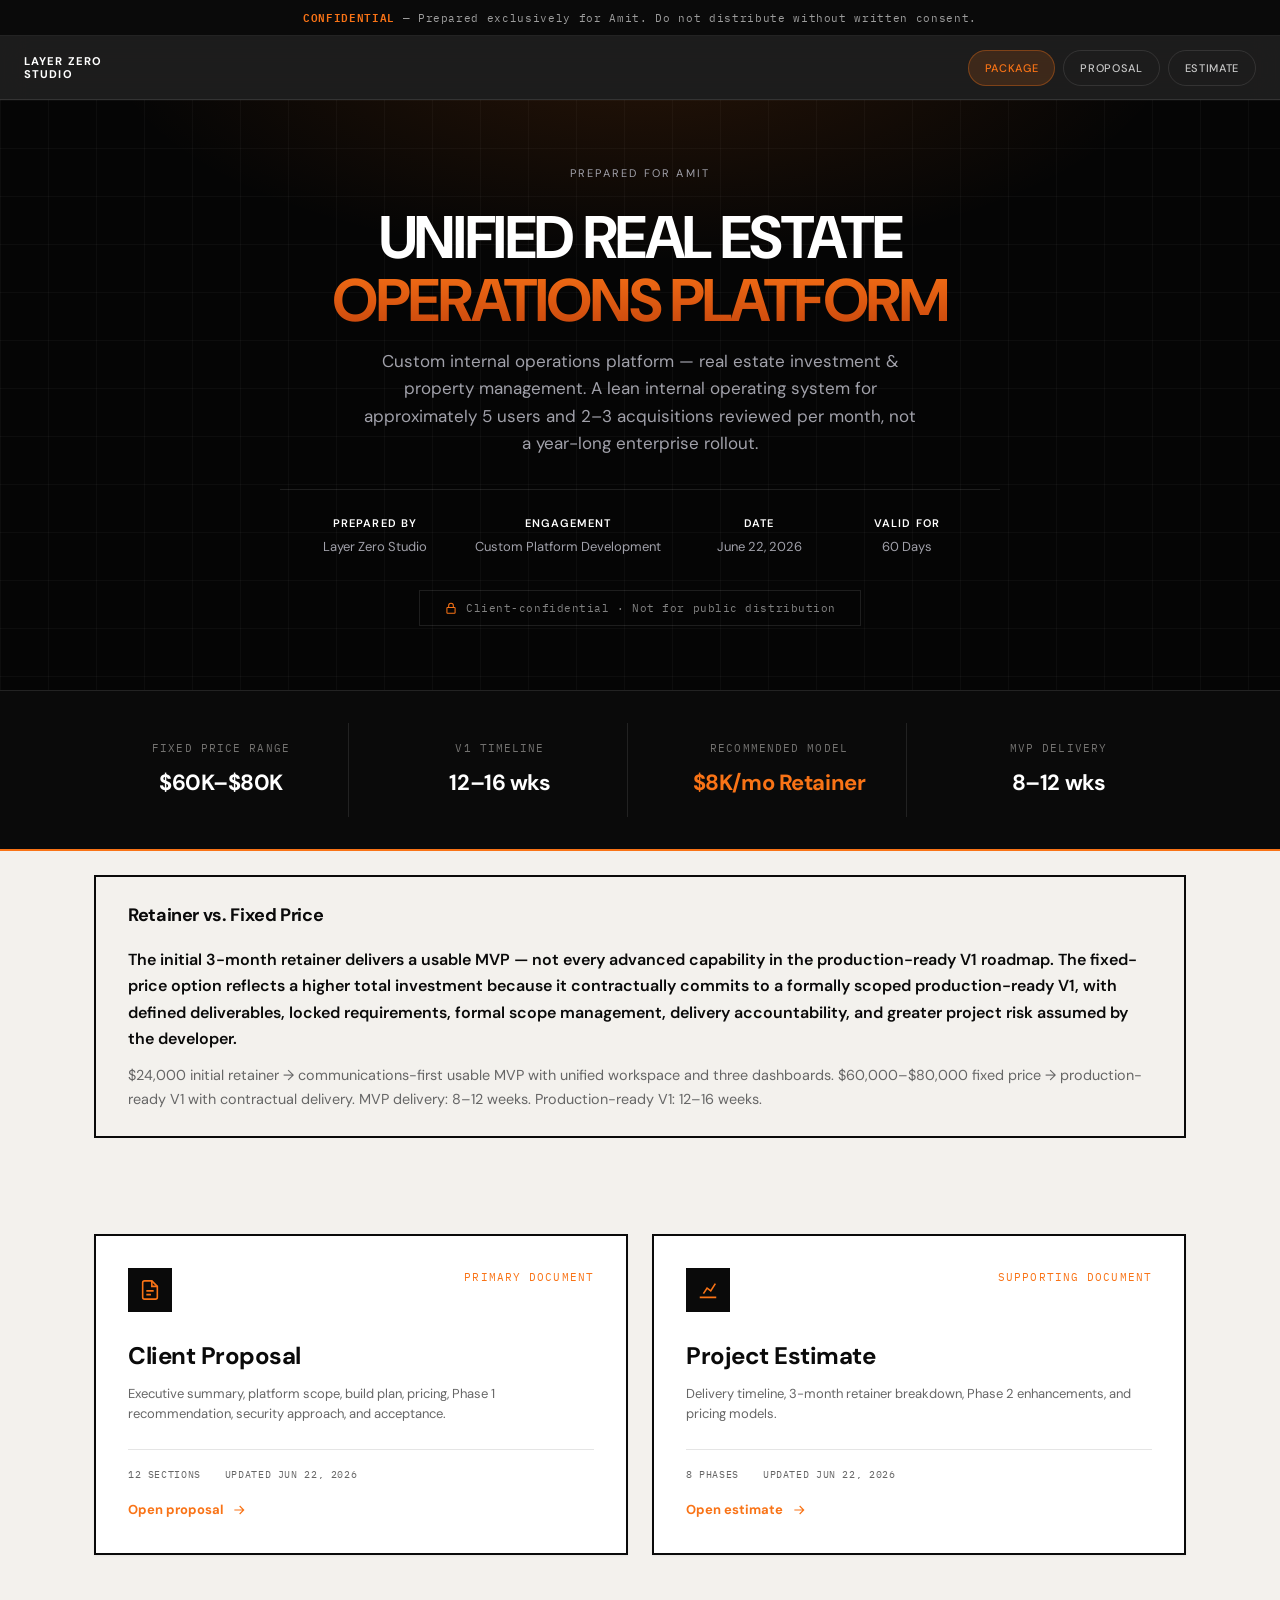
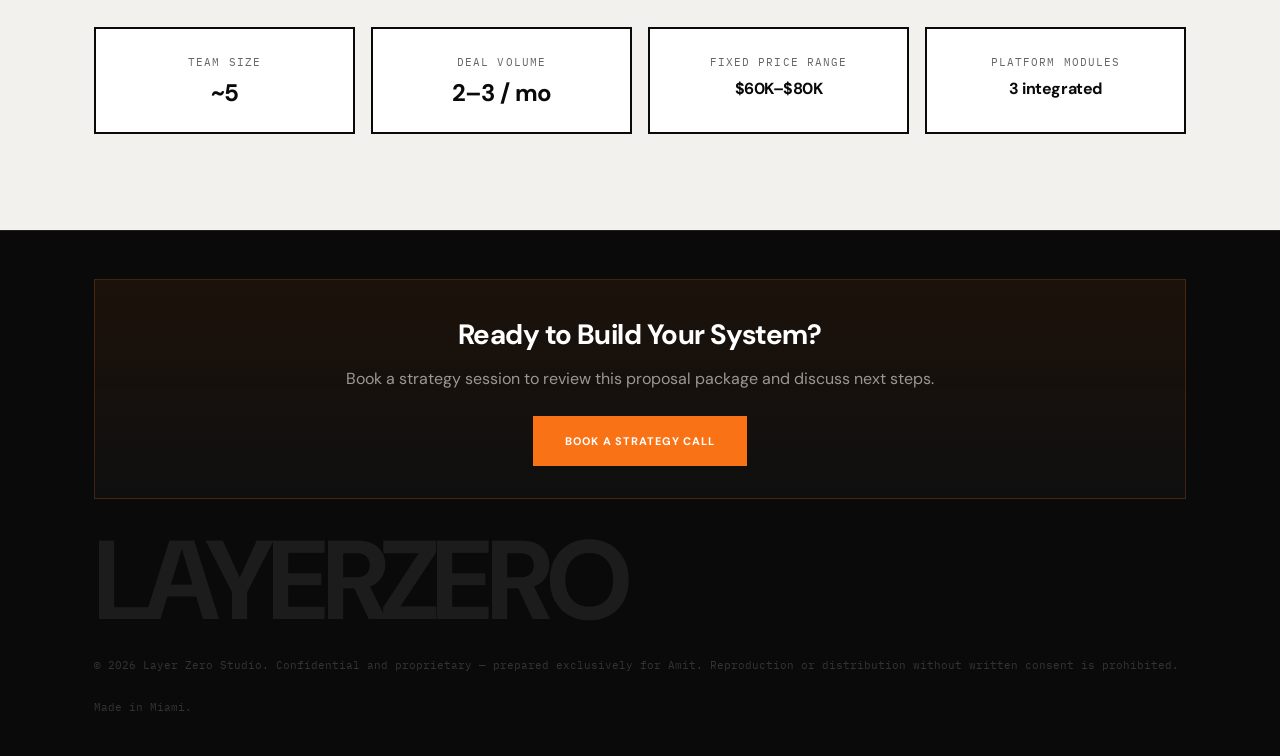
<file: proposal/index.html>
<!DOCTYPE html>
<html lang="en">
<head>
  <meta charset="UTF-8">
  <meta name="viewport" content="width=device-width, initial-scale=1.0, viewport-fit=cover">
  <title>Proposal Package — Amit | Layer Zero Studio</title>
  <meta name="description" content="Confidential proposal package for Amit — Unified Real Estate Operations Platform by Layer Zero Studio.">
  <meta property="og:title" content="Proposal Package — Amit | Layer Zero Studio">
  <meta property="og:description" content="Confidential proposal package for a custom real estate operations platform — real estate investment & property management.">
  <meta property="og:type" content="website">
  <link rel="icon" href="assets/logo.svg" type="image/svg+xml">
  <link rel="preconnect" href="https://fonts.googleapis.com">
  <link rel="preconnect" href="https://fonts.gstatic.com" crossorigin>
  <link href="https://fonts.googleapis.com/css2?family=DM+Sans:ital,opsz,wght@0,9..40,400;0,9..40,500;0,9..40,600;0,9..40,700;1,9..40,400&family=IBM+Plex+Mono:wght@400;500;600&display=swap" rel="stylesheet">
  <link rel="stylesheet" href="assets/layerzero.css">
</head>
<body>

<div class="confidential-banner">
  <strong>CONFIDENTIAL</strong> — Prepared exclusively for Amit. Do not distribute without written consent.
</div>

<nav class="nav">
  <div class="nav-progress" aria-hidden="true"></div>
  <a href="https://www.layerzero.studio" class="nav-logo" target="_blank" rel="noopener">
    <div class="nav-logo-text">Layer Zero<br>Studio</div>
  </a>
  <div class="nav-links">
    <a href="index.html" class="active">Package</a>
    <a href="proposal.html">Proposal</a>
    <a href="estimate.html">Estimate</a>
  </div>
  <button type="button" class="nav-toggle" aria-label="Open menu" aria-expanded="false" aria-controls="mobile-nav">
    <span class="nav-toggle-bar"></span>
    <span class="nav-toggle-bar"></span>
    <span class="nav-toggle-bar"></span>
  </button>
  <div class="nav-mobile" id="mobile-nav">
    <a href="index.html" class="active">Package</a>
    <a href="proposal.html">Proposal</a>
    <a href="estimate.html">Estimate</a>
  </div>
</nav>

<section class="hero hero-cover cover-print-page">
  <div class="hero-inner">
    <p class="cover-client">Prepared for Amit</p>
    <h1>Unified Real Estate<br><span class="accent">Operations Platform</span></h1>
    <p class="hero-sub">Custom internal operations platform — real estate investment &amp; property management. A lean internal operating system for approximately 5 users and 2–3 acquisitions reviewed per month, not a year-long enterprise rollout.</p>
    <div class="hero-meta">
      <div><strong>Prepared By</strong> Layer Zero Studio</div>
      <div><strong>Engagement</strong> Custom Platform Development</div>
      <div><strong>Date</strong> June 22, 2026</div>
      <div><strong>Valid For</strong> 60 Days</div>
    </div>
    <div class="cover-confidential">
      <svg viewBox="0 0 24 24" fill="none" stroke="currentColor" stroke-width="1.75" aria-hidden="true"><rect x="5" y="11" width="14" height="10" rx="1"/><path d="M8 11V8a4 4 0 0 1 8 0v3"/></svg>
      Client-confidential · Not for public distribution
    </div>
  </div>
</section>

<div class="executive-strip">
  <div class="container-wide">
    <div class="executive-strip-grid">
      <div class="executive-strip-item">
        <div class="label">Fixed Price Range</div>
        <div class="value">$60K–$80K</div>
      </div>
      <div class="executive-strip-item">
        <div class="label">V1 Timeline</div>
        <div class="value">12–16 wks</div>
      </div>
      <div class="executive-strip-item">
        <div class="label">Recommended Model</div>
        <div class="value accent">$8K/mo Retainer</div>
      </div>
      <div class="executive-strip-item">
        <div class="label">MVP Delivery</div>
        <div class="value">8–12 wks</div>
      </div>
    </div>
  </div>
</div>

<div class="container-wide" style="padding-bottom: var(--space-4);">
  <div class="callout" style="max-width: 100%;">
    <h3>Retainer vs. Fixed Price</h3>
    <p style="margin-bottom:0.75rem;"><strong>The initial 3-month retainer delivers a usable MVP — not every advanced capability in the production-ready V1 roadmap. The fixed-price option reflects a higher total investment because it contractually commits to a formally scoped production-ready V1, with defined deliverables, locked requirements, formal scope management, delivery accountability, and greater project risk assumed by the developer.</strong></p>
    <p style="margin:0;font-size:0.9rem;">$24,000 initial retainer → communications-first usable MVP with unified workspace and three dashboards. $60,000–$80,000 fixed price → production-ready V1 with contractual delivery. MVP delivery: 8–12 weeks. Production-ready V1: 12–16 weeks.</p>
  </div>
</div>

<div class="container-wide">
  <div class="hub-cards">
    <a href="proposal.html" class="hub-card">
      <div class="hub-card-header">
        <div class="hub-card-icon">
          <svg viewBox="0 0 24 24" fill="none" stroke="currentColor" stroke-width="1.75" aria-hidden="true"><path d="M14 2H6a2 2 0 0 0-2 2v16a2 2 0 0 0 2 2h12a2 2 0 0 0 2-2V8l-6-6z"/><path d="M14 2v6h6M8 13h8M8 17h5"/></svg>
        </div>
        <span class="tag">Primary Document</span>
      </div>
      <h2>Client Proposal</h2>
      <p>Executive summary, platform scope, build plan, pricing, Phase 1 recommendation, security approach, and acceptance.</p>
      <div class="hub-card-meta">
        <span>12 sections</span>
        <span>Updated Jun 22, 2026</span>
      </div>
      <span class="arrow">Open proposal <svg viewBox="0 0 24 24" fill="none" stroke="currentColor" stroke-width="1.75" aria-hidden="true"><path d="M5 12h14M13 6l6 6-6 6"/></svg></span>
    </a>
    <a href="estimate.html" class="hub-card">
      <div class="hub-card-header">
        <div class="hub-card-icon">
          <svg viewBox="0 0 24 24" fill="none" stroke="currentColor" stroke-width="1.75" aria-hidden="true"><path d="M3 20h18M7 16l4-6 4 3 5-8"/></svg>
        </div>
        <span class="tag">Supporting Document</span>
      </div>
      <h2>Project Estimate</h2>
      <p>Delivery timeline, 3-month retainer breakdown, Phase 2 enhancements, and pricing models.</p>
      <div class="hub-card-meta">
        <span>8 phases</span>
        <span>Updated Jun 22, 2026</span>
      </div>
      <span class="arrow">Open estimate <svg viewBox="0 0 24 24" fill="none" stroke="currentColor" stroke-width="1.75" aria-hidden="true"><path d="M5 12h14M13 6l6 6-6 6"/></svg></span>
    </a>
  </div>

  <div class="stat-grid" style="padding-bottom: var(--space-6);">
    <div class="stat-card">
      <div class="label">Team Size</div>
      <div class="value">~5</div>
    </div>
    <div class="stat-card">
      <div class="label">Deal Volume</div>
      <div class="value">2–3 / mo</div>
    </div>
    <div class="stat-card">
      <div class="label">Fixed Price Range</div>
      <div class="value sm">$60K–$80K</div>
    </div>
    <div class="stat-card">
      <div class="label">Platform Modules</div>
      <div class="value sm">3 integrated</div>
    </div>
  </div>
</div>

<footer class="footer">
  <div class="container-wide">
    <div class="footer-cta footer-cta--hub">
      <h3>Ready to Build Your System?</h3>
      <p>Book a strategy session to review this proposal package and discuss next steps.</p>
      <a href="https://www.layerzero.studio" class="btn btn-primary" target="_blank" rel="noopener">Book a Strategy Call</a>
    </div>
    <div class="footer-watermark">LAYERZERO</div>
    <div class="footer-bottom">
      <p>© 2026 Layer Zero Studio. Confidential and proprietary — prepared exclusively for Amit. Reproduction or distribution without written consent is prohibited.</p>
      <p>Made in Miami.</p>
    </div>
  </div>
</footer>

<script src="assets/site.js" defer></script>
</body>
</html>
</file>
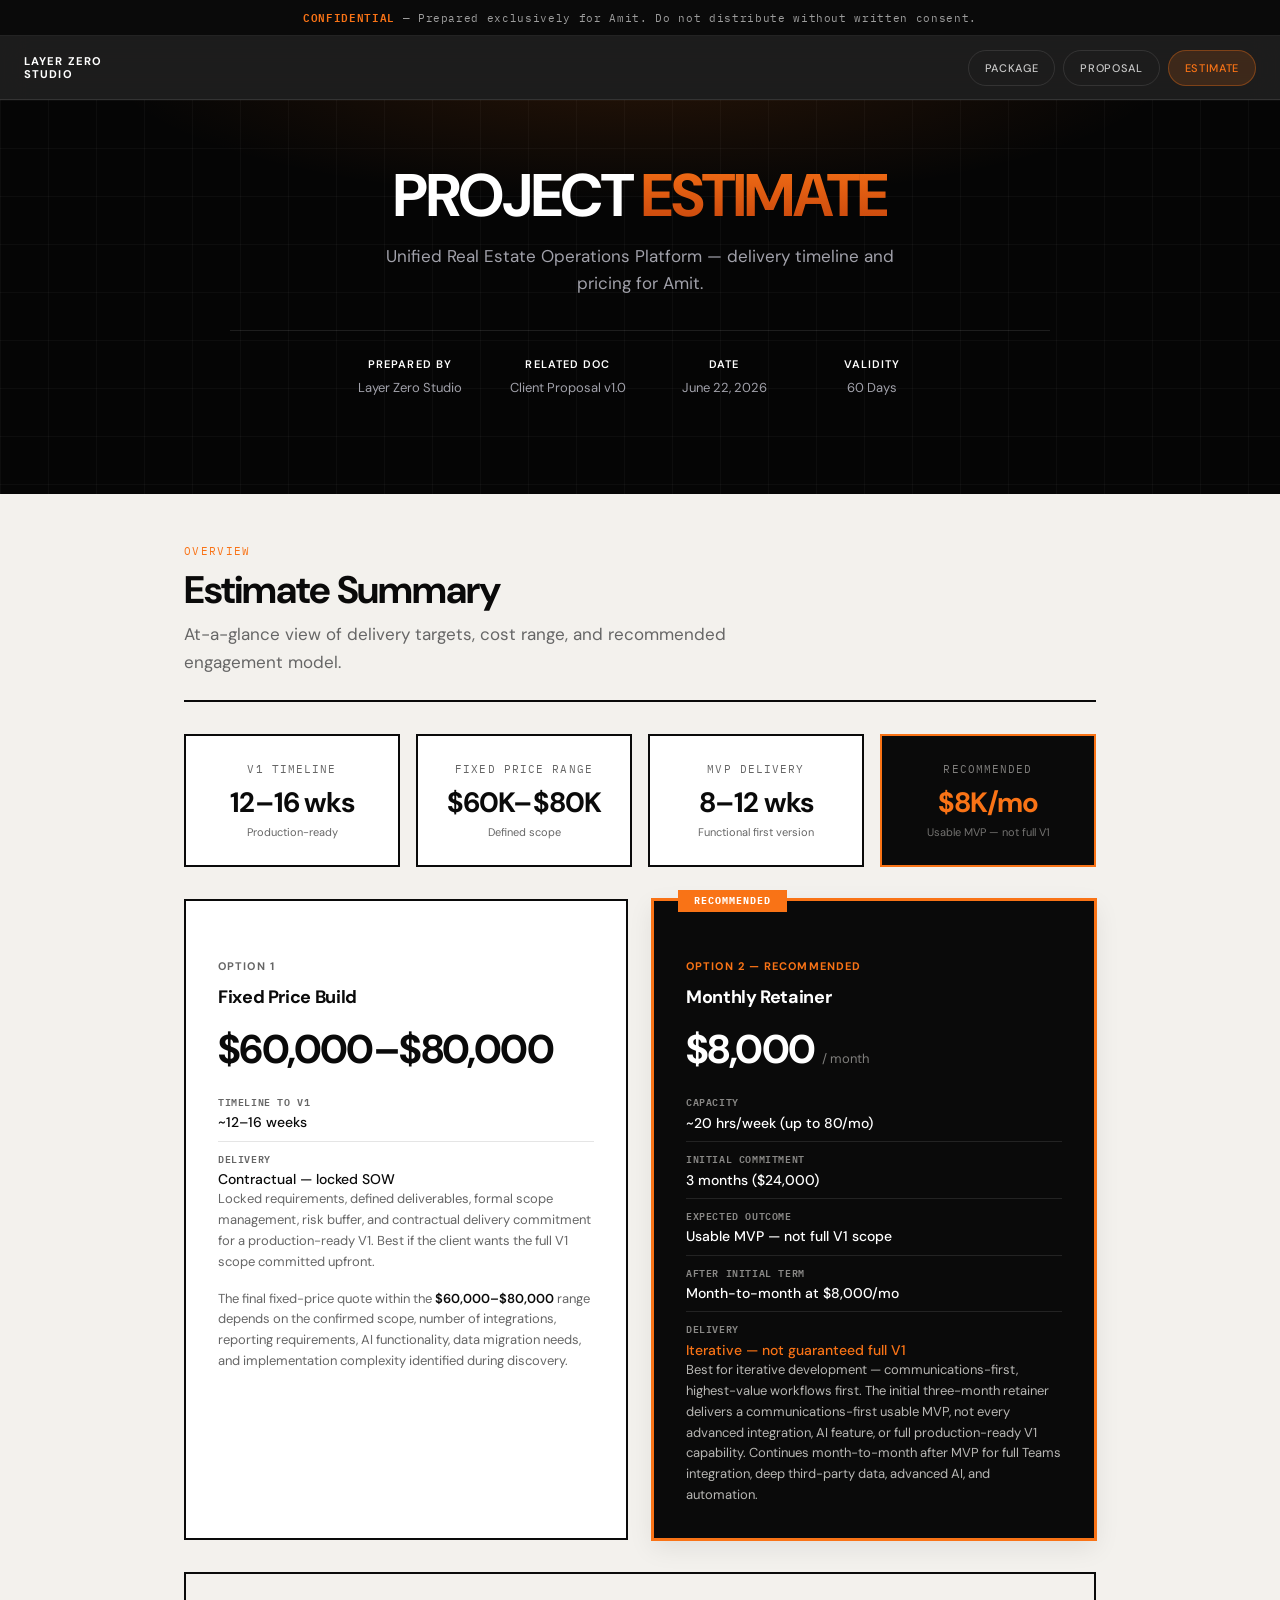
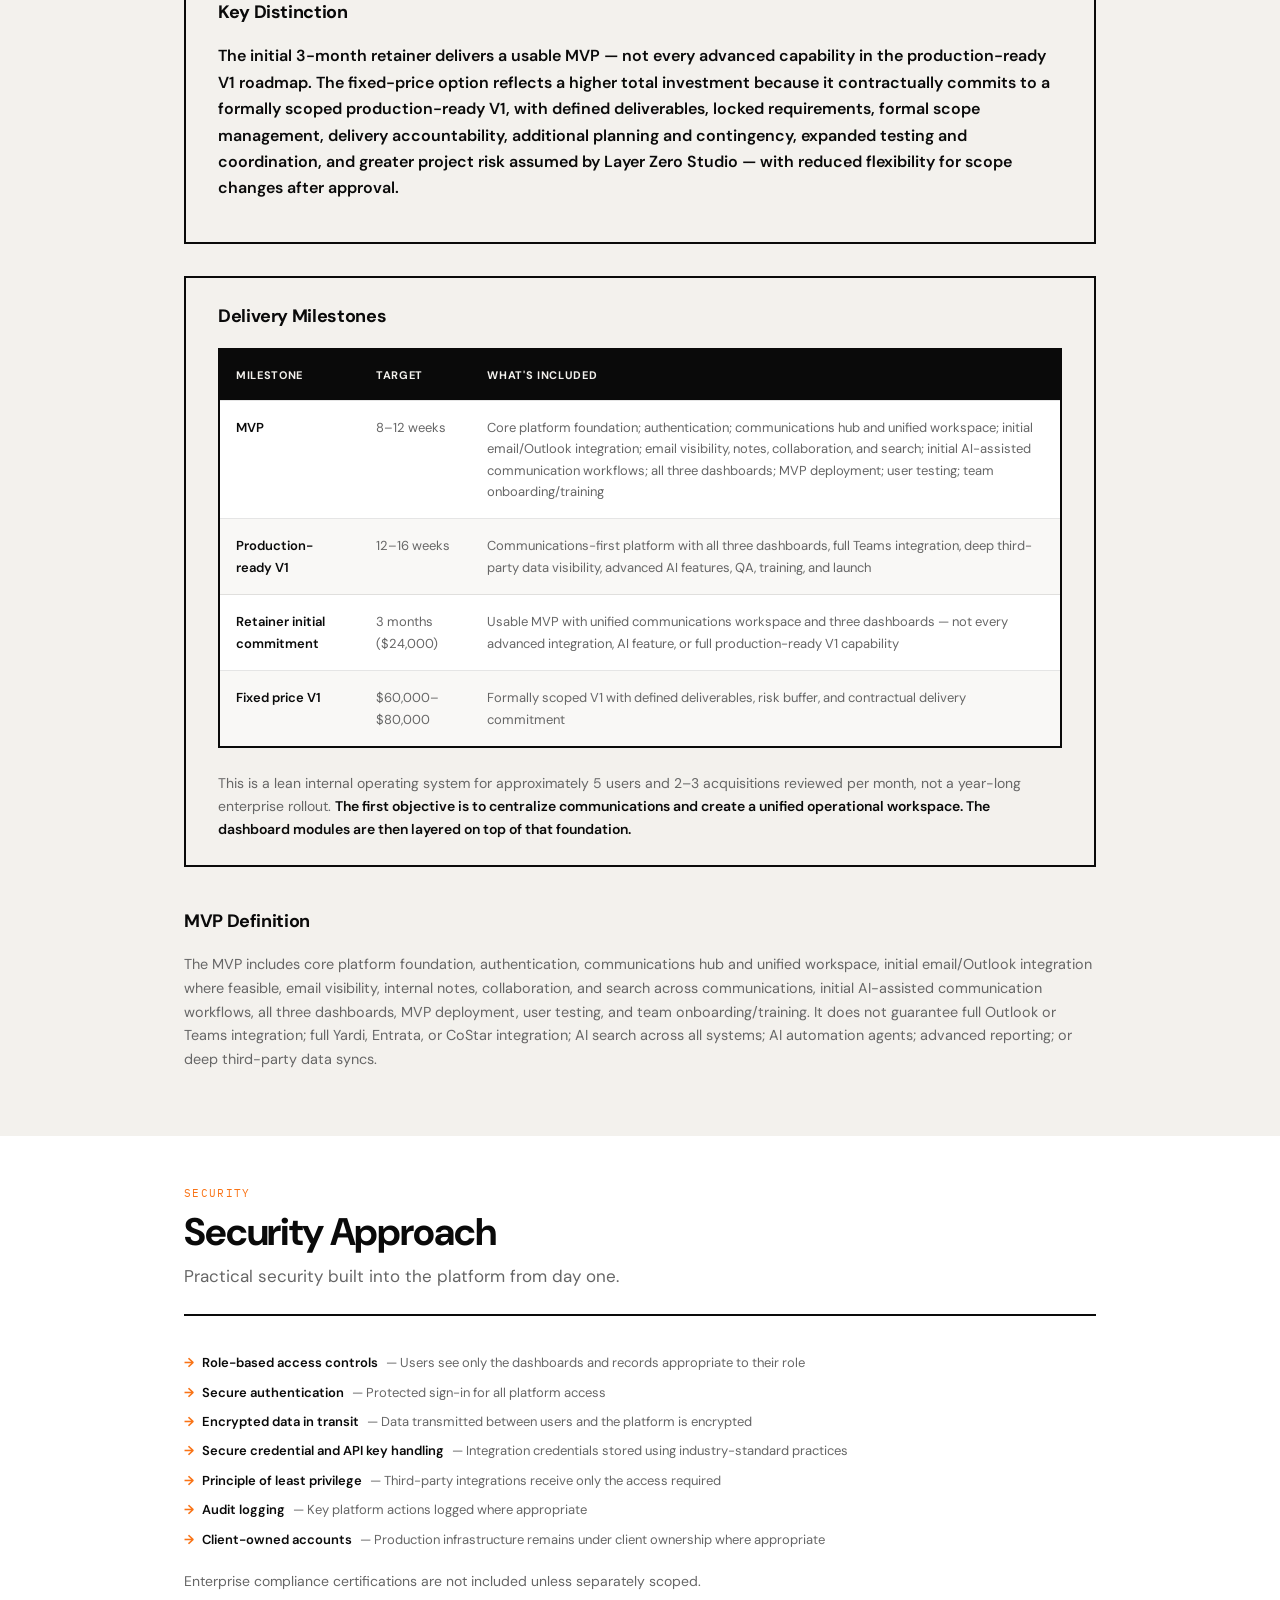
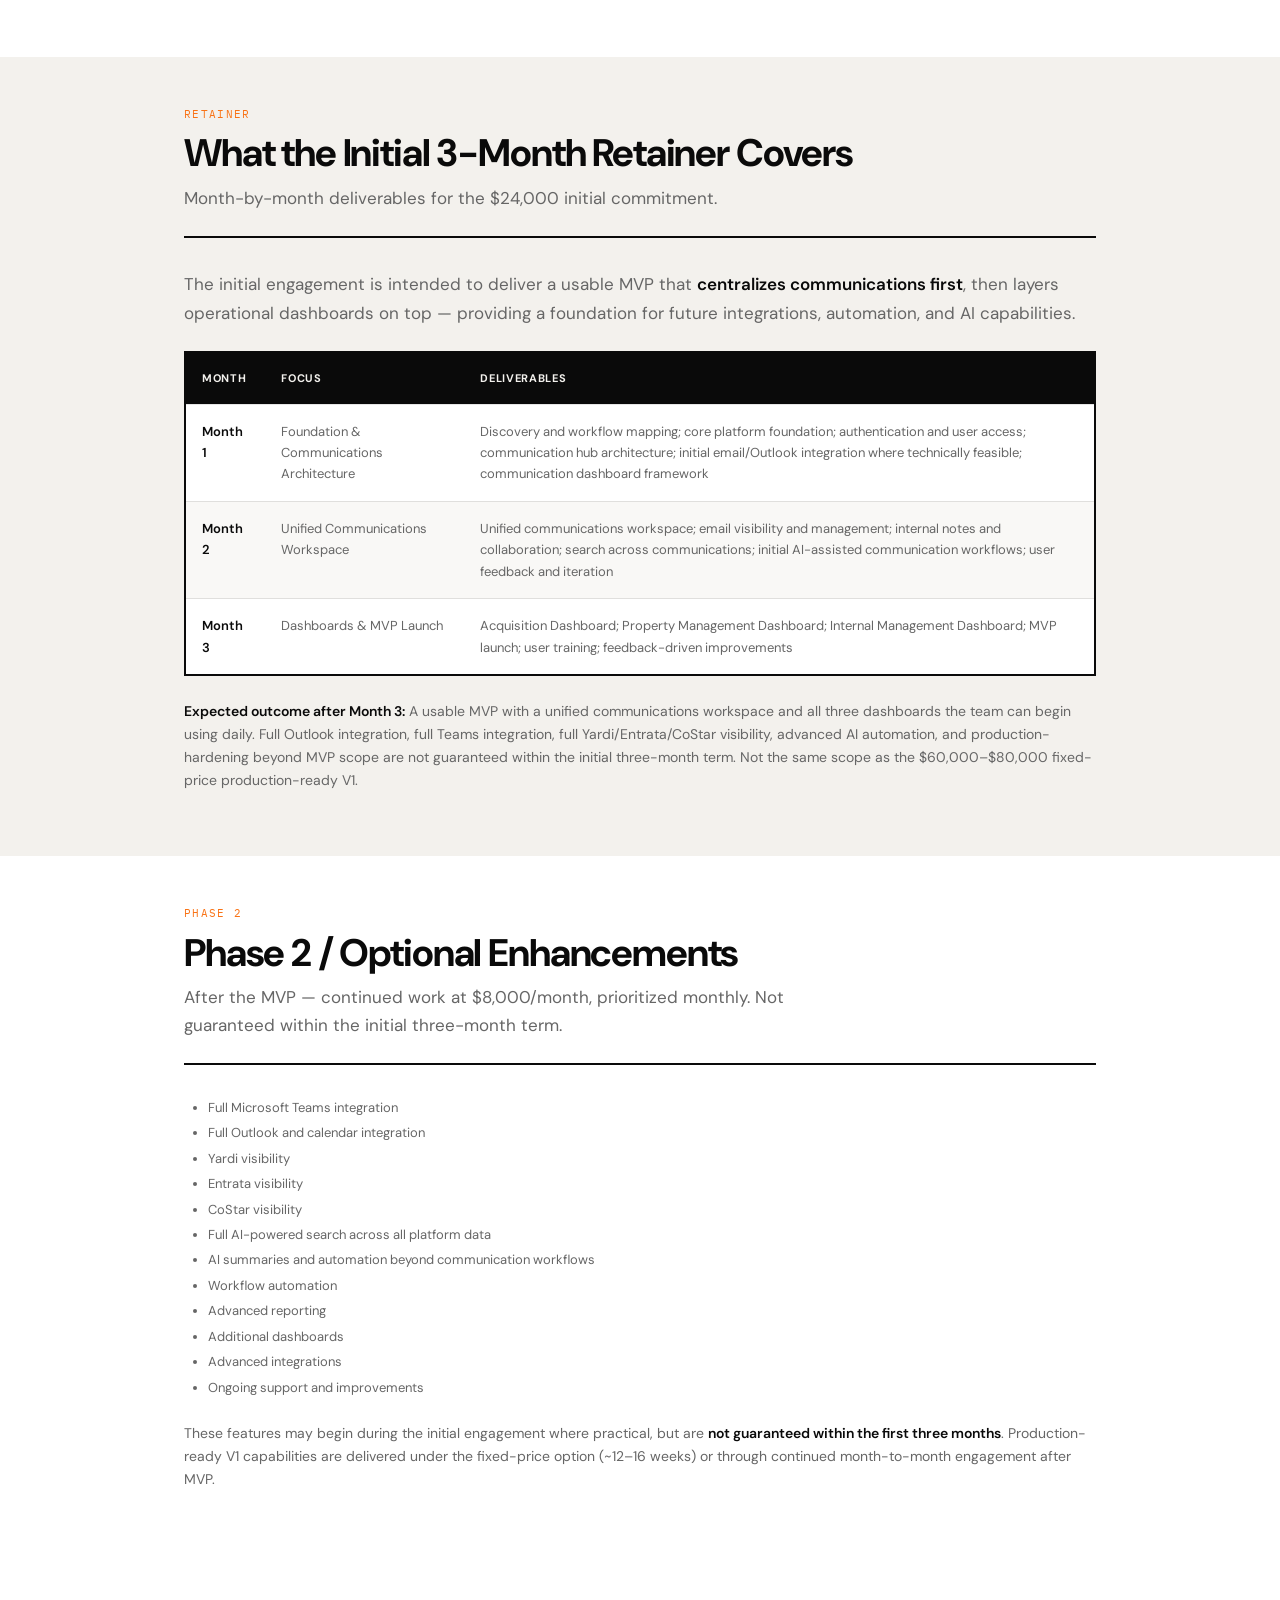
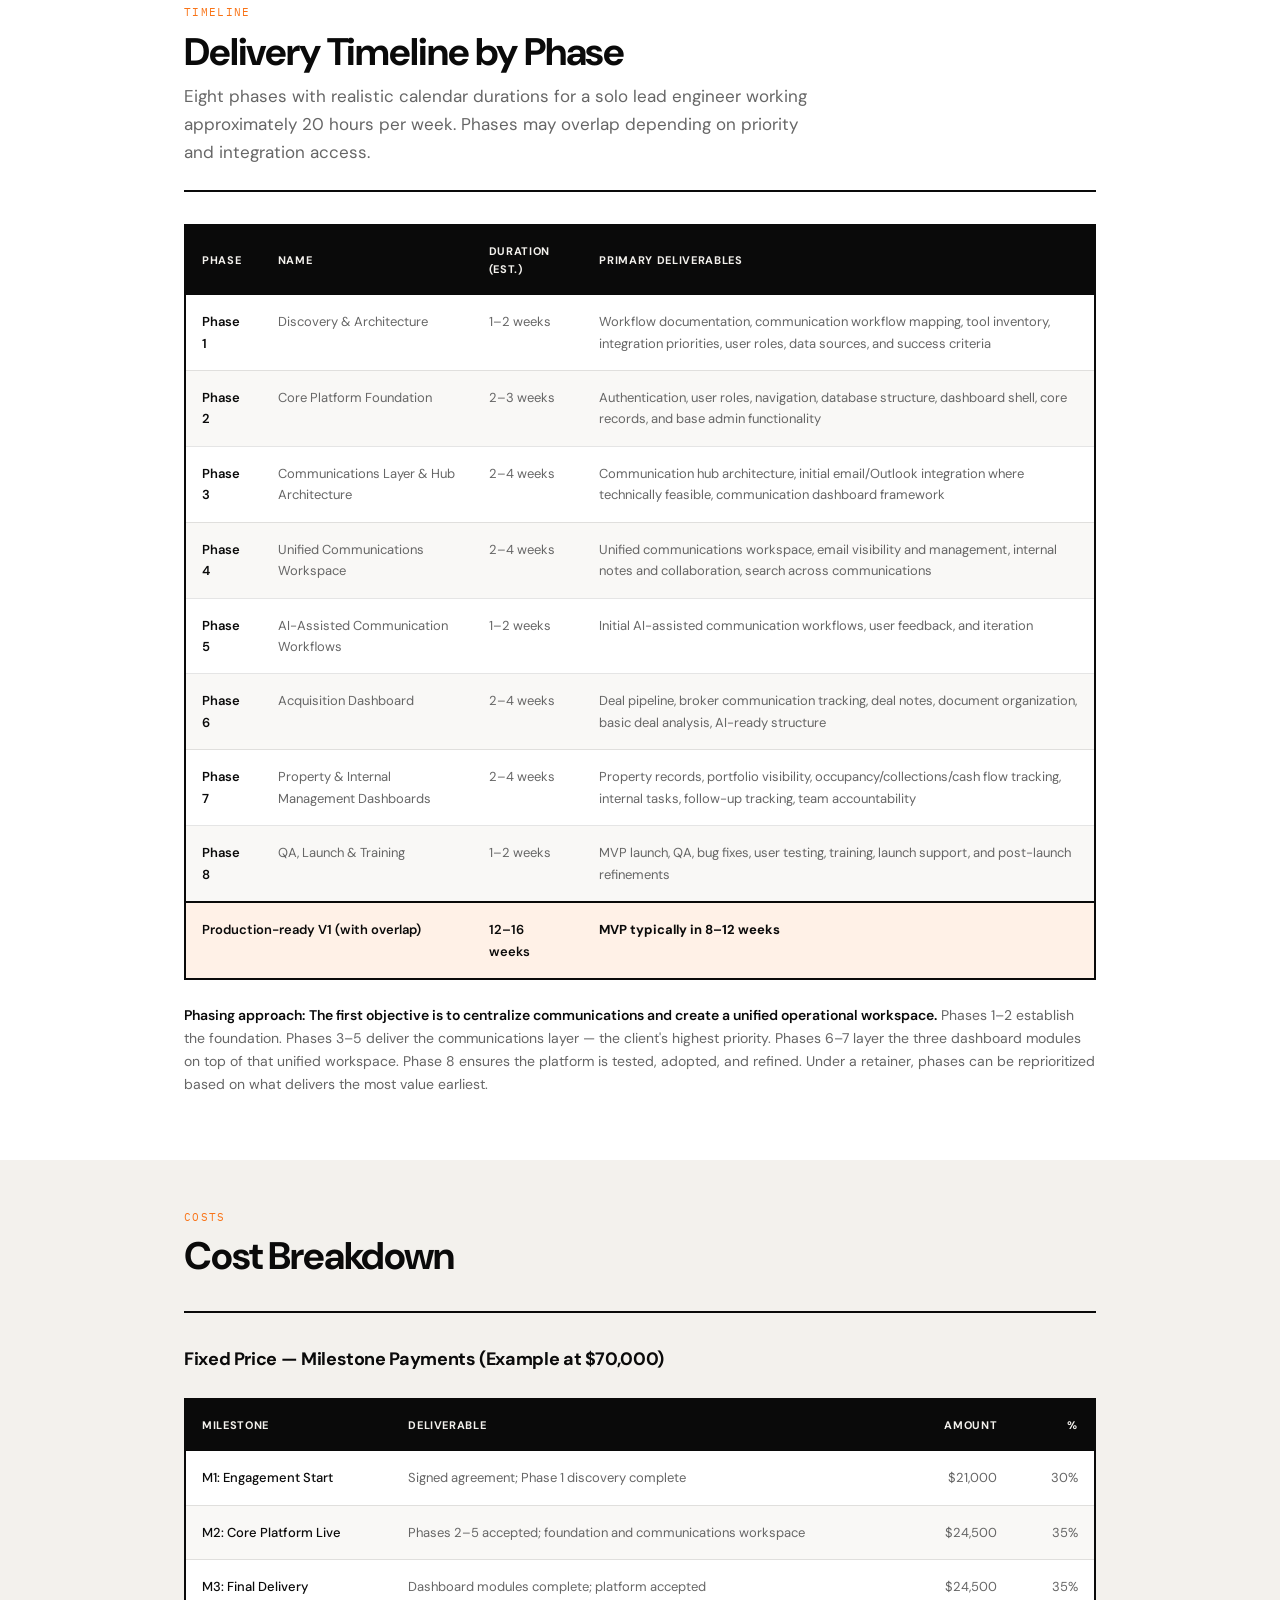
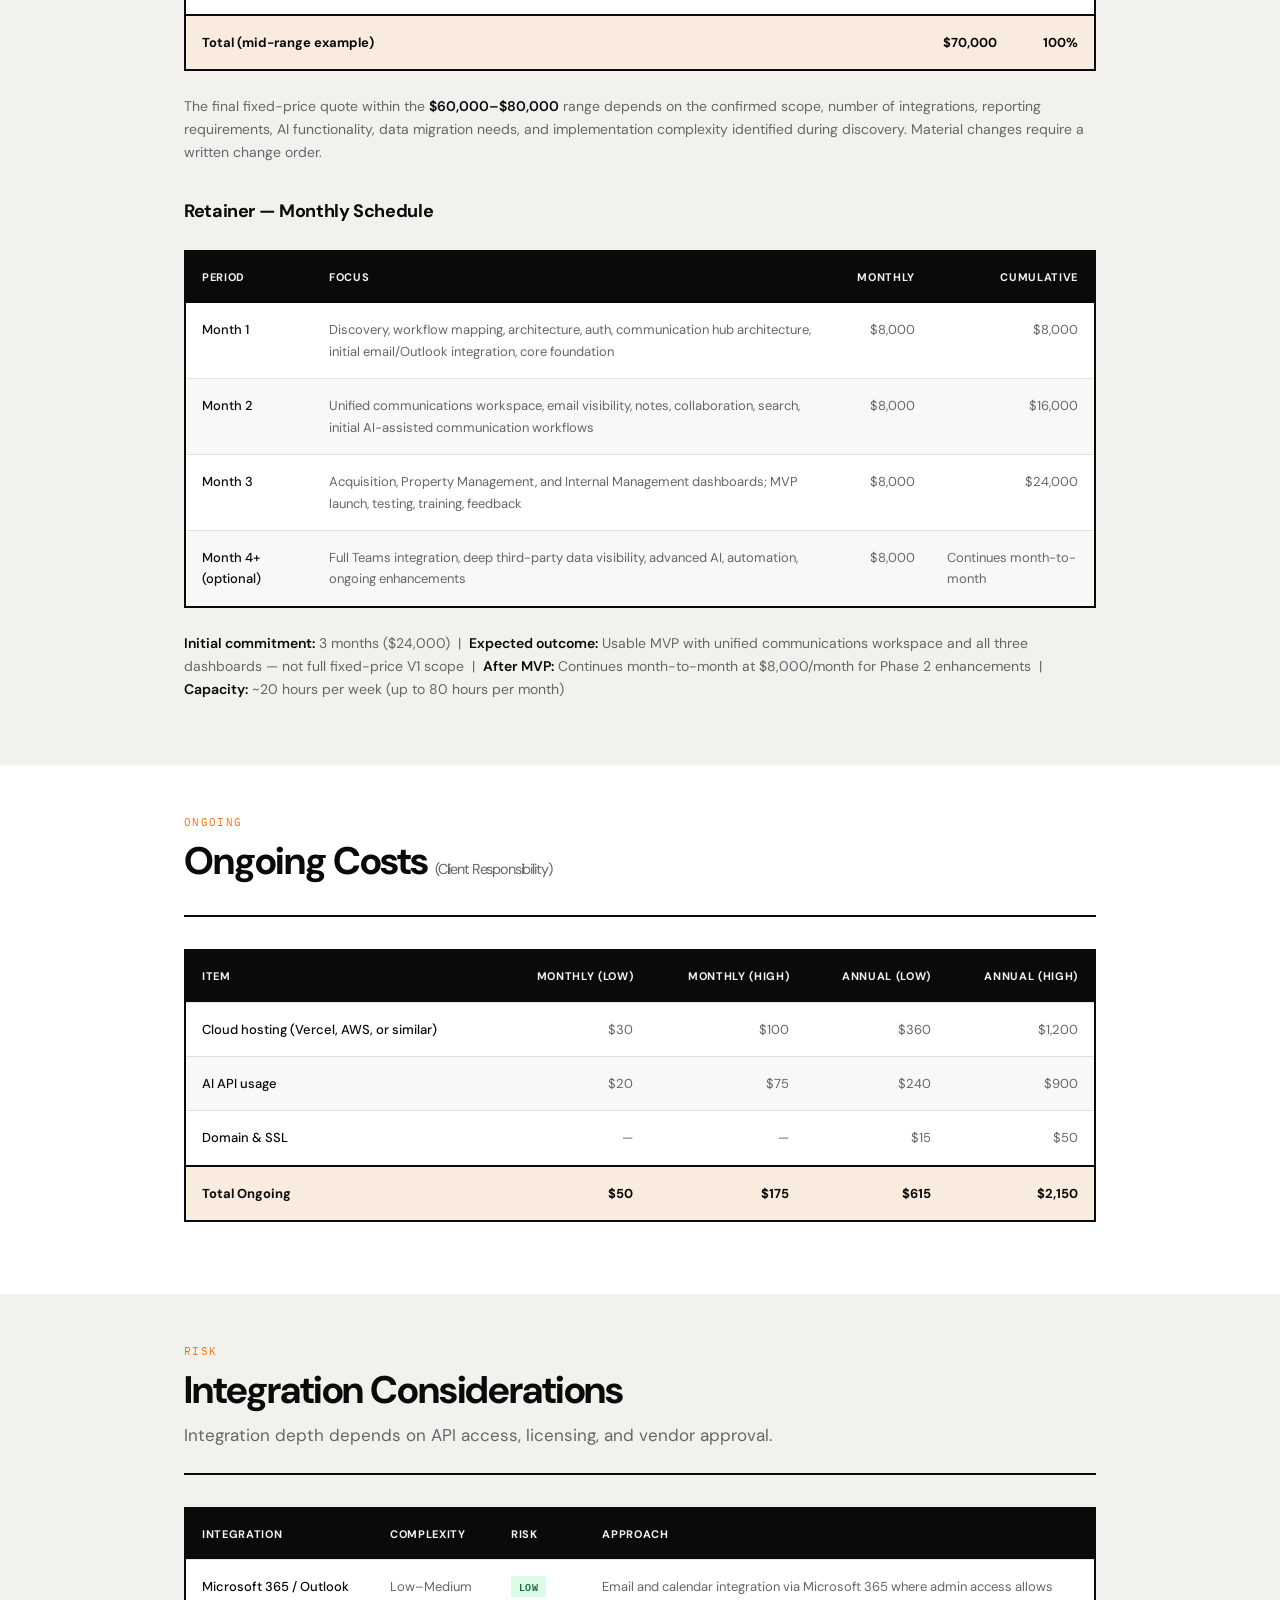
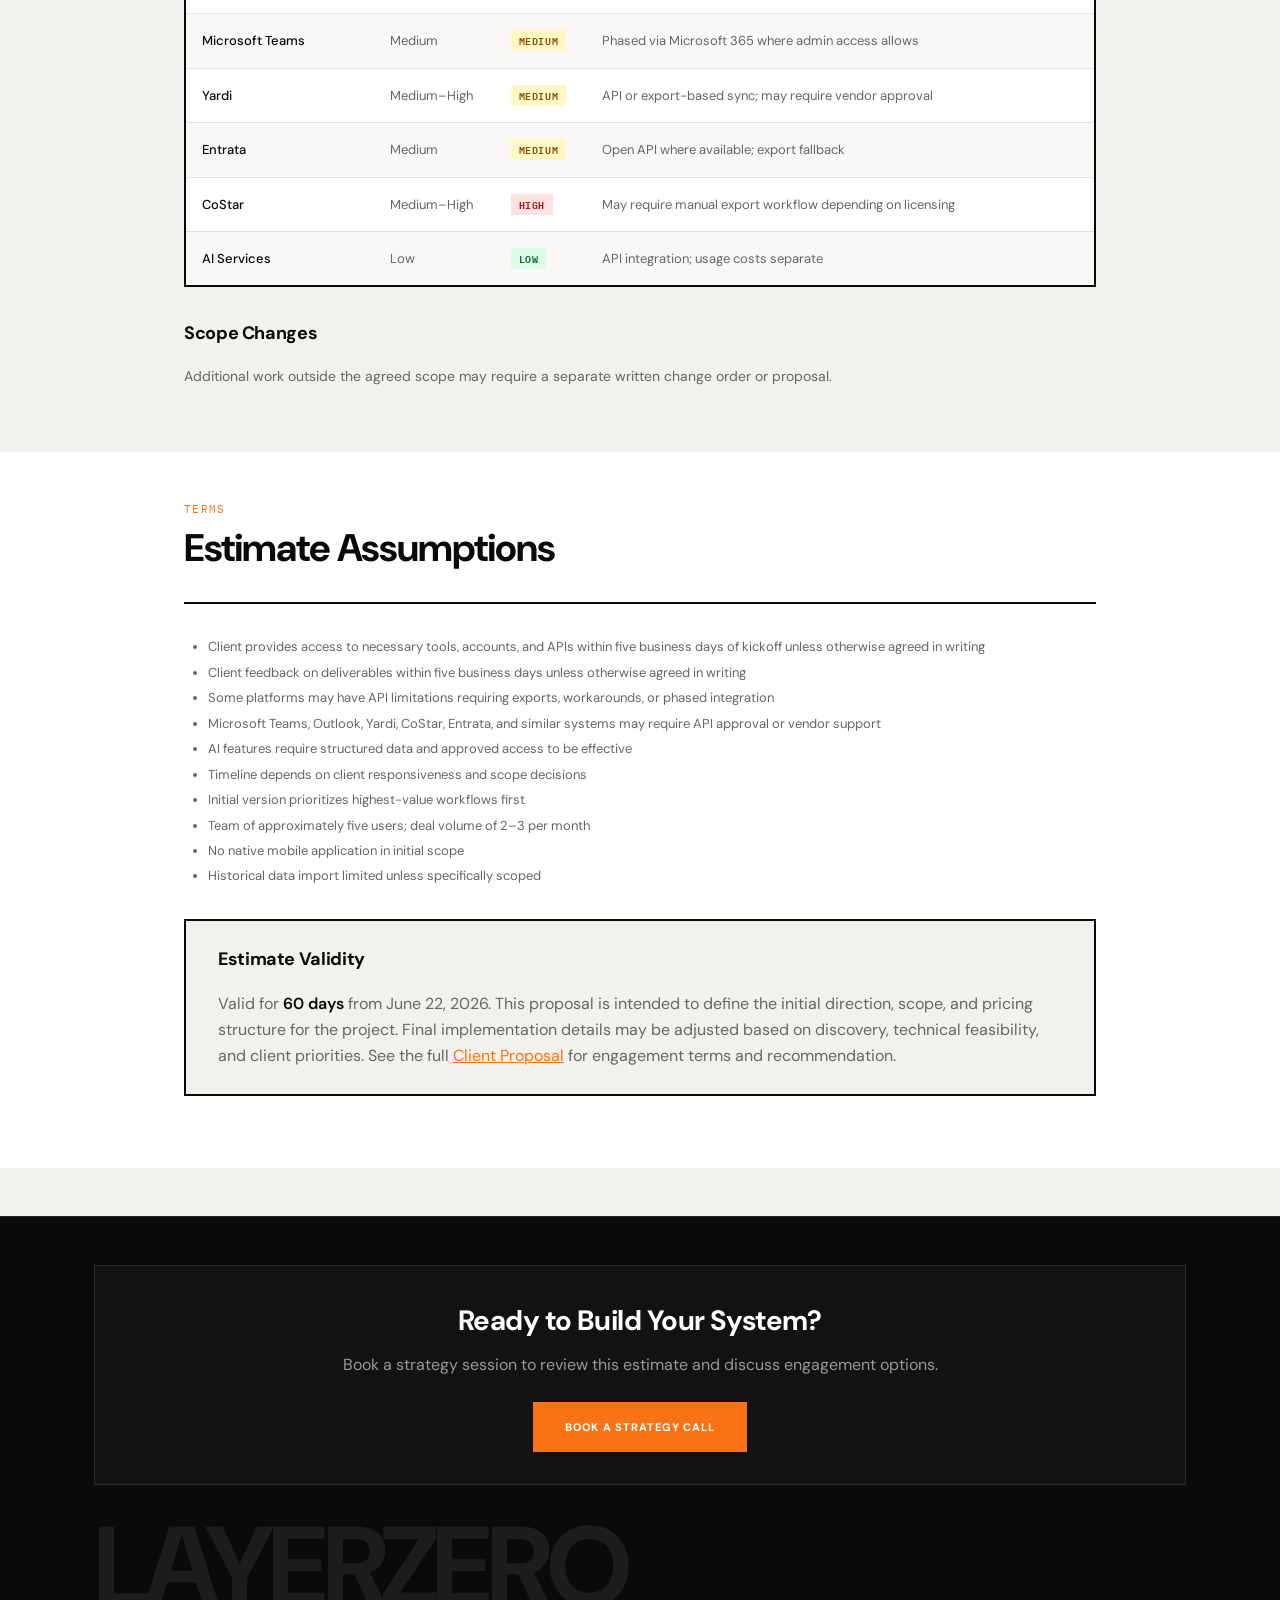
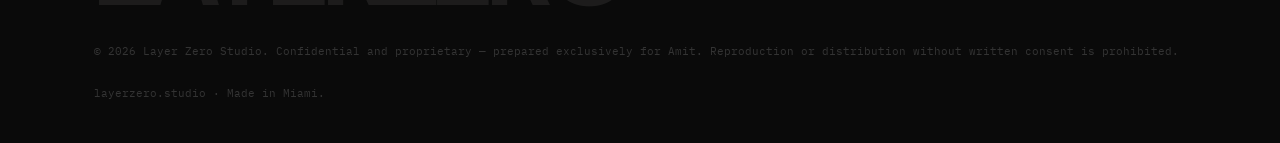
<file: proposal/estimate.html>
<!DOCTYPE html>
<html lang="en">
<head>
  <meta charset="UTF-8">
  <meta name="viewport" content="width=device-width, initial-scale=1.0, viewport-fit=cover">
  <title>Project Estimate — Amit | Layer Zero Studio</title>
  <meta name="description" content="Delivery timeline and pricing estimate for the Unified Real Estate Operations Platform.">
  <meta property="og:title" content="Project Estimate — Amit | Layer Zero Studio">
  <meta property="og:description" content="Delivery timeline and pricing for Amit's platform build.">
  <meta property="og:type" content="website">
  <link rel="icon" href="assets/logo.svg" type="image/svg+xml">
  <link rel="preconnect" href="https://fonts.googleapis.com">
  <link rel="preconnect" href="https://fonts.gstatic.com" crossorigin>
  <link href="https://fonts.googleapis.com/css2?family=DM+Sans:ital,opsz,wght@0,9..40,400;0,9..40,500;0,9..40,600;0,9..40,700;1,9..40,400&family=IBM+Plex+Mono:wght@400;500;600&display=swap" rel="stylesheet">
  <link rel="stylesheet" href="assets/layerzero.css">
</head>
<body>

<div class="confidential-banner">
  <strong>CONFIDENTIAL</strong> — Prepared exclusively for Amit. Do not distribute without written consent.
</div>

<nav class="nav">
  <div class="nav-progress" aria-hidden="true"></div>
  <a href="https://www.layerzero.studio" class="nav-logo" target="_blank" rel="noopener">
    <div class="nav-logo-text">Layer Zero<br>Studio</div>
  </a>
  <div class="nav-links">
    <a href="index.html">Package</a>
    <a href="proposal.html">Proposal</a>
    <a href="estimate.html" class="active">Estimate</a>
  </div>
  <button type="button" class="nav-toggle" aria-label="Open menu" aria-expanded="false" aria-controls="mobile-nav">
    <span class="nav-toggle-bar"></span>
    <span class="nav-toggle-bar"></span>
    <span class="nav-toggle-bar"></span>
  </button>
  <div class="nav-mobile" id="mobile-nav">
    <a href="index.html">Package</a>
    <a href="proposal.html">Proposal</a>
    <a href="estimate.html" class="active">Estimate</a>
  </div>
</nav>

<section class="hero">
  <div class="hero-inner">
    <h1>Project <span class="accent">Estimate</span></h1>
    <p class="hero-sub">Unified Real Estate Operations Platform — delivery timeline and pricing for Amit.</p>
    <div class="hero-meta">
      <div><strong>Prepared By</strong> Layer Zero Studio</div>
      <div><strong>Related Doc</strong> Client Proposal v1.0</div>
      <div><strong>Date</strong> June 22, 2026</div>
      <div><strong>Validity</strong> 60 Days</div>
    </div>
  </div>
</section>

<!-- Summary Dashboard -->
<section class="section reveal">
  <div class="container">
    <header class="section-header">
      <span class="section-num">Overview</span>
      <h2>Estimate Summary</h2>
      <p class="section-summary">At-a-glance view of delivery targets, cost range, and recommended engagement model.</p>
    </header>

    <div class="dashboard">
      <div class="dashboard-card">
        <div class="dash-label">V1 Timeline</div>
        <div class="dash-value">12–16 wks</div>
        <div class="dash-sub">Production-ready</div>
      </div>
      <div class="dashboard-card">
        <div class="dash-label">Fixed Price Range</div>
        <div class="dash-value">$60K–$80K</div>
        <div class="dash-sub">Defined scope</div>
      </div>
      <div class="dashboard-card">
        <div class="dash-label">MVP Delivery</div>
        <div class="dash-value">8–12 wks</div>
        <div class="dash-sub">Functional first version</div>
      </div>
      <div class="dashboard-card featured">
        <div class="dash-label">Recommended</div>
        <div class="dash-value">$8K/mo</div>
        <div class="dash-sub">Usable MVP — not full V1</div>
      </div>
    </div>

    <div class="card-grid card-grid--pricing">
      <div class="card pricing-card">
        <h4>Option 1</h4>
        <h3>Fixed Price Build</h3>
        <div class="price-tag"><span class="amount">$60,000–$80,000</span></div>
        <div class="table-wrap">
          <table class="data-table">
            <tbody>
              <tr><td>Timeline to V1</td><td class="num">~12–16 weeks</td></tr>
              <tr><td>Delivery</td><td class="num">Contractual — locked SOW</td></tr>
            </tbody>
          </table>
        </div>
        <p>Locked requirements, defined deliverables, formal scope management, risk buffer, and contractual delivery commitment for a production-ready V1. Best if the client wants the full V1 scope committed upfront.</p>
        <p class="pricing-card-footnote" style="margin-top:1rem;">The final fixed-price quote within the <strong>$60,000–$80,000</strong> range depends on the confirmed scope, number of integrations, reporting requirements, AI functionality, data migration needs, and implementation complexity identified during discovery.</p>
      </div>
      <div class="card dark-card highlight pricing-card">
        <h4 class="pricing-card-label">Option 2 — Recommended</h4>
        <h3>Monthly Retainer</h3>
        <div class="price-tag"><span class="amount">$8,000</span><span class="period">/ month</span></div>
        <div class="table-wrap">
          <table class="data-table data-table--dark">
            <tbody>
              <tr><td>Capacity</td><td class="num">~20 hrs/week (up to 80/mo)</td></tr>
              <tr><td>Initial Commitment</td><td class="num">3 months ($24,000)</td></tr>
              <tr><td>Expected outcome</td><td class="num">Usable MVP — not full V1 scope</td></tr>
              <tr><td>After Initial Term</td><td class="num">Month-to-month at $8,000/mo</td></tr>
              <tr><td>Delivery</td><td class="num pricing-accent">Iterative — not guaranteed full V1</td></tr>
            </tbody>
          </table>
        </div>
        <p>Best for iterative development — communications-first, highest-value workflows first. The initial three-month retainer delivers a communications-first usable MVP, not every advanced integration, AI feature, or full production-ready V1 capability. Continues month-to-month after MVP for full Teams integration, deep third-party data, advanced AI, and automation.</p>
      </div>
    </div>

    <div class="callout" style="margin-top:2rem;">
      <h3>Key Distinction</h3>
      <p style="margin-bottom:1rem;"><strong>The initial 3-month retainer delivers a usable MVP — not every advanced capability in the production-ready V1 roadmap. The fixed-price option reflects a higher total investment because it contractually commits to a formally scoped production-ready V1, with defined deliverables, locked requirements, formal scope management, delivery accountability, additional planning and contingency, expanded testing and coordination, and greater project risk assumed by Layer Zero Studio — with reduced flexibility for scope changes after approval.</strong></p>
    </div>

    <div class="callout" style="margin-top:2rem;">
      <h3>Delivery Milestones</h3>
      <div class="table-wrap data-table-wrap" style="margin-top:1rem;">
        <table class="data-table">
          <thead><tr><th>Milestone</th><th>Target</th><th>What's Included</th></tr></thead>
          <tbody>
            <tr><td><strong>MVP</strong></td><td>8–12 weeks</td><td>Core platform foundation; authentication; communications hub and unified workspace; initial email/Outlook integration; email visibility, notes, collaboration, and search; initial AI-assisted communication workflows; all three dashboards; MVP deployment; user testing; team onboarding/training</td></tr>
            <tr><td><strong>Production-ready V1</strong></td><td>12–16 weeks</td><td>Communications-first platform with all three dashboards, full Teams integration, deep third-party data visibility, advanced AI features, QA, training, and launch</td></tr>
            <tr><td><strong>Retainer initial commitment</strong></td><td>3 months ($24,000)</td><td>Usable MVP with unified communications workspace and three dashboards — not every advanced integration, AI feature, or full production-ready V1 capability</td></tr>
            <tr><td><strong>Fixed price V1</strong></td><td>$60,000–$80,000</td><td>Formally scoped V1 with defined deliverables, risk buffer, and contractual delivery commitment</td></tr>
          </tbody>
        </table>
      </div>
      <p style="margin-top:1rem;font-size:0.875rem;margin-bottom:0;">This is a lean internal operating system for approximately 5 users and 2–3 acquisitions reviewed per month, not a year-long enterprise rollout. <strong>The first objective is to centralize communications and create a unified operational workspace. The dashboard modules are then layered on top of that foundation.</strong></p>
    </div>

    <h3 style="margin-top:2.5rem;">MVP Definition</h3>
    <p style="font-size:0.9rem;">The MVP includes core platform foundation, authentication, communications hub and unified workspace, initial email/Outlook integration where feasible, email visibility, internal notes, collaboration, and search across communications, initial AI-assisted communication workflows, all three dashboards, MVP deployment, user testing, and team onboarding/training. It does not guarantee full Outlook or Teams integration; full Yardi, Entrata, or CoStar integration; AI search across all systems; AI automation agents; advanced reporting; or deep third-party data syncs.</p>
  </div>
</section>

<!-- Security Approach -->
<section class="section alt reveal">
  <div class="container">
    <header class="section-header">
      <span class="section-num">Security</span>
      <h2>Security Approach</h2>
      <p class="section-summary">Practical security built into the platform from day one.</p>
    </header>

    <ul class="check-list">
      <li><strong>Role-based access controls</strong> — Users see only the dashboards and records appropriate to their role</li>
      <li><strong>Secure authentication</strong> — Protected sign-in for all platform access</li>
      <li><strong>Encrypted data in transit</strong> — Data transmitted between users and the platform is encrypted</li>
      <li><strong>Secure credential and API key handling</strong> — Integration credentials stored using industry-standard practices</li>
      <li><strong>Principle of least privilege</strong> — Third-party integrations receive only the access required</li>
      <li><strong>Audit logging</strong> — Key platform actions logged where appropriate</li>
      <li><strong>Client-owned accounts</strong> — Production infrastructure remains under client ownership where appropriate</li>
    </ul>
    <p style="margin-top:1rem;font-size:0.875rem;">Enterprise compliance certifications are not included unless separately scoped.</p>
  </div>
</section>

<!-- What the Initial 3-Month Retainer Covers -->
<section class="section reveal">
  <div class="container">
    <header class="section-header">
      <span class="section-num">Retainer</span>
      <h2>What the Initial 3-Month Retainer Covers</h2>
      <p class="section-summary">Month-by-month deliverables for the $24,000 initial commitment.</p>
    </header>

    <p class="lead" style="margin-bottom:1.5rem;">The initial engagement is intended to deliver a usable MVP that <strong>centralizes communications first</strong>, then layers operational dashboards on top — providing a foundation for future integrations, automation, and AI capabilities.</p>

    <div class="table-wrap data-table-wrap">
      <table class="data-table">
        <thead><tr><th>Month</th><th>Focus</th><th>Deliverables</th></tr></thead>
        <tbody>
          <tr><td><strong>Month 1</strong></td><td>Foundation &amp; Communications Architecture</td><td>Discovery and workflow mapping; core platform foundation; authentication and user access; communication hub architecture; initial email/Outlook integration where technically feasible; communication dashboard framework</td></tr>
          <tr><td><strong>Month 2</strong></td><td>Unified Communications Workspace</td><td>Unified communications workspace; email visibility and management; internal notes and collaboration; search across communications; initial AI-assisted communication workflows; user feedback and iteration</td></tr>
          <tr><td><strong>Month 3</strong></td><td>Dashboards &amp; MVP Launch</td><td>Acquisition Dashboard; Property Management Dashboard; Internal Management Dashboard; MVP launch; user training; feedback-driven improvements</td></tr>
        </tbody>
      </table>
    </div>

    <p style="margin-top:1rem;font-size:0.875rem;"><strong>Expected outcome after Month 3:</strong> A usable MVP with a unified communications workspace and all three dashboards the team can begin using daily. Full Outlook integration, full Teams integration, full Yardi/Entrata/CoStar visibility, advanced AI automation, and production-hardening beyond MVP scope are not guaranteed within the initial three-month term. Not the same scope as the $60,000–$80,000 fixed-price production-ready V1.</p>
  </div>
</section>

<!-- Phase 2 Enhancements -->
<section class="section alt reveal">
  <div class="container">
    <header class="section-header">
      <span class="section-num">Phase 2</span>
      <h2>Phase 2 / Optional Enhancements</h2>
      <p class="section-summary">After the MVP — continued work at $8,000/month, prioritized monthly. Not guaranteed within the initial three-month term.</p>
    </header>

    <ul class="bullet-list">
      <li>Full Microsoft Teams integration</li>
      <li>Full Outlook and calendar integration</li>
      <li>Yardi visibility</li>
      <li>Entrata visibility</li>
      <li>CoStar visibility</li>
      <li>Full AI-powered search across all platform data</li>
      <li>AI summaries and automation beyond communication workflows</li>
      <li>Workflow automation</li>
      <li>Advanced reporting</li>
      <li>Additional dashboards</li>
      <li>Advanced integrations</li>
      <li>Ongoing support and improvements</li>
    </ul>

    <p style="margin-top:1.5rem;font-size:0.875rem;">These features may begin during the initial engagement where practical, but are <strong>not guaranteed within the first three months</strong>. Production-ready V1 capabilities are delivered under the fixed-price option (~12–16 weeks) or through continued month-to-month engagement after MVP.</p>
  </div>
</section>

<!-- Delivery Timeline -->
<section class="section alt reveal">
  <div class="container">
    <header class="section-header">
      <span class="section-num">Timeline</span>
      <h2>Delivery Timeline by Phase</h2>
      <p class="section-summary">Eight phases with realistic calendar durations for a solo lead engineer working approximately 20 hours per week. Phases may overlap depending on priority and integration access.</p>
    </header>

    <div class="table-wrap data-table-wrap">
      <table class="data-table">
        <thead><tr><th>Phase</th><th>Name</th><th>Duration (est.)</th><th>Primary Deliverables</th></tr></thead>
        <tbody>
          <tr><td><strong>Phase 1</strong></td><td>Discovery &amp; Architecture</td><td>1–2 weeks</td><td>Workflow documentation, communication workflow mapping, tool inventory, integration priorities, user roles, data sources, and success criteria</td></tr>
          <tr><td><strong>Phase 2</strong></td><td>Core Platform Foundation</td><td>2–3 weeks</td><td>Authentication, user roles, navigation, database structure, dashboard shell, core records, and base admin functionality</td></tr>
          <tr><td><strong>Phase 3</strong></td><td>Communications Layer &amp; Hub Architecture</td><td>2–4 weeks</td><td>Communication hub architecture, initial email/Outlook integration where technically feasible, communication dashboard framework</td></tr>
          <tr><td><strong>Phase 4</strong></td><td>Unified Communications Workspace</td><td>2–4 weeks</td><td>Unified communications workspace, email visibility and management, internal notes and collaboration, search across communications</td></tr>
          <tr><td><strong>Phase 5</strong></td><td>AI-Assisted Communication Workflows</td><td>1–2 weeks</td><td>Initial AI-assisted communication workflows, user feedback, and iteration</td></tr>
          <tr><td><strong>Phase 6</strong></td><td>Acquisition Dashboard</td><td>2–4 weeks</td><td>Deal pipeline, broker communication tracking, deal notes, document organization, basic deal analysis, AI-ready structure</td></tr>
          <tr><td><strong>Phase 7</strong></td><td>Property &amp; Internal Management Dashboards</td><td>2–4 weeks</td><td>Property records, portfolio visibility, occupancy/collections/cash flow tracking, internal tasks, follow-up tracking, team accountability</td></tr>
          <tr><td><strong>Phase 8</strong></td><td>QA, Launch &amp; Training</td><td>1–2 weeks</td><td>MVP launch, QA, bug fixes, user testing, training, launch support, and post-launch refinements</td></tr>
          <tr class="table-subtotal"><td colspan="2"><strong>Production-ready V1 (with overlap)</strong></td><td><strong>12–16 weeks</strong></td><td>MVP typically in 8–12 weeks</td></tr>
        </tbody>
      </table>
    </div>

    <p style="margin-top:1rem;font-size:0.875rem;"><strong>Phasing approach:</strong> <strong>The first objective is to centralize communications and create a unified operational workspace.</strong> Phases 1–2 establish the foundation. Phases 3–5 deliver the communications layer — the client's highest priority. Phases 6–7 layer the three dashboard modules on top of that unified workspace. Phase 8 ensures the platform is tested, adopted, and refined. Under a retainer, phases can be reprioritized based on what delivers the most value earliest.</p>
  </div>
</section>

<!-- Cost Breakdowns -->
<section class="section reveal">
  <div class="container">
    <header class="section-header">
      <span class="section-num">Costs</span>
      <h2>Cost Breakdown</h2>
    </header>

    <h3>Fixed Price — Milestone Payments (Example at $70,000)</h3>
    <div class="table-wrap data-table-wrap">
      <table class="data-table">
        <thead><tr><th>Milestone</th><th>Deliverable</th><th class="num">Amount</th><th class="num">%</th></tr></thead>
        <tbody>
          <tr><td>M1: Engagement Start</td><td>Signed agreement; Phase 1 discovery complete</td><td class="num">$21,000</td><td class="num">30%</td></tr>
          <tr><td>M2: Core Platform Live</td><td>Phases 2–5 accepted; foundation and communications workspace</td><td class="num">$24,500</td><td class="num">35%</td></tr>
          <tr><td>M3: Final Delivery</td><td>Dashboard modules complete; platform accepted</td><td class="num">$24,500</td><td class="num">35%</td></tr>
          <tr class="table-subtotal"><td colspan="2">Total (mid-range example)</td><td class="num">$70,000</td><td class="num">100%</td></tr>
        </tbody>
      </table>
    </div>
    <p style="font-size:0.875rem;margin-top:0.5rem;">The final fixed-price quote within the <strong>$60,000–$80,000</strong> range depends on the confirmed scope, number of integrations, reporting requirements, AI functionality, data migration needs, and implementation complexity identified during discovery. Material changes require a written change order.</p>

    <h3>Retainer — Monthly Schedule</h3>
    <div class="table-wrap data-table-wrap">
      <table class="data-table">
        <thead><tr><th>Period</th><th>Focus</th><th class="num">Monthly</th><th class="num">Cumulative</th></tr></thead>
        <tbody>
          <tr><td>Month 1</td><td>Discovery, workflow mapping, architecture, auth, communication hub architecture, initial email/Outlook integration, core foundation</td><td class="num">$8,000</td><td class="num">$8,000</td></tr>
          <tr><td>Month 2</td><td>Unified communications workspace, email visibility, notes, collaboration, search, initial AI-assisted communication workflows</td><td class="num">$8,000</td><td class="num">$16,000</td></tr>
          <tr><td>Month 3</td><td>Acquisition, Property Management, and Internal Management dashboards; MVP launch, testing, training, feedback</td><td class="num">$8,000</td><td class="num">$24,000</td></tr>
          <tr><td>Month 4+ (optional)</td><td>Full Teams integration, deep third-party data visibility, advanced AI, automation, ongoing enhancements</td><td class="num">$8,000</td><td>Continues month-to-month</td></tr>
        </tbody>
      </table>
    </div>
    <p style="font-size:0.875rem;"><strong>Initial commitment:</strong> 3 months ($24,000) &nbsp;|&nbsp; <strong>Expected outcome:</strong> Usable MVP with unified communications workspace and all three dashboards — not full fixed-price V1 scope &nbsp;|&nbsp; <strong>After MVP:</strong> Continues month-to-month at $8,000/month for Phase 2 enhancements &nbsp;|&nbsp; <strong>Capacity:</strong> ~20 hours per week (up to 80 hours per month)</p>
  </div>
</section>

<!-- Ongoing Costs -->
<section class="section alt reveal">
  <div class="container">
    <header class="section-header">
      <span class="section-num">Ongoing</span>
      <h2>Ongoing Costs <span style="font-weight:400;font-size:0.9rem;color:var(--lz-gray);">(Client Responsibility)</span></h2>
    </header>
    <div class="table-wrap data-table-wrap">
      <table class="data-table">
        <thead><tr><th>Item</th><th class="num">Monthly (Low)</th><th class="num">Monthly (High)</th><th class="num">Annual (Low)</th><th class="num">Annual (High)</th></tr></thead>
        <tbody>
          <tr><td>Cloud hosting (Vercel, AWS, or similar)</td><td class="num">$30</td><td class="num">$100</td><td class="num">$360</td><td class="num">$1,200</td></tr>
          <tr><td>AI API usage</td><td class="num">$20</td><td class="num">$75</td><td class="num">$240</td><td class="num">$900</td></tr>
          <tr><td>Domain &amp; SSL</td><td class="num">—</td><td class="num">—</td><td class="num">$15</td><td class="num">$50</td></tr>
          <tr class="table-subtotal"><td>Total Ongoing</td><td class="num">$50</td><td class="num">$175</td><td class="num">$615</td><td class="num">$2,150</td></tr>
        </tbody>
      </table>
    </div>
  </div>
</section>

<!-- Integration Risk -->
<section class="section reveal">
  <div class="container">
    <header class="section-header">
      <span class="section-num">Risk</span>
      <h2>Integration Considerations</h2>
      <p class="section-summary">Integration depth depends on API access, licensing, and vendor approval.</p>
    </header>

    <div class="table-wrap data-table-wrap">
      <table class="data-table">
        <thead><tr><th>Integration</th><th>Complexity</th><th>Risk</th><th>Approach</th></tr></thead>
        <tbody>
          <tr><td>Microsoft 365 / Outlook</td><td>Low–Medium</td><td><span class="badge badge-low">Low</span></td><td>Email and calendar integration via Microsoft 365 where admin access allows</td></tr>
          <tr><td>Microsoft Teams</td><td>Medium</td><td><span class="badge badge-medium">Medium</span></td><td>Phased via Microsoft 365 where admin access allows</td></tr>
          <tr><td>Yardi</td><td>Medium–High</td><td><span class="badge badge-medium">Medium</span></td><td>API or export-based sync; may require vendor approval</td></tr>
          <tr><td>Entrata</td><td>Medium</td><td><span class="badge badge-medium">Medium</span></td><td>Open API where available; export fallback</td></tr>
          <tr><td>CoStar</td><td>Medium–High</td><td><span class="badge badge-high">High</span></td><td>May require manual export workflow depending on licensing</td></tr>
          <tr><td>AI Services</td><td>Low</td><td><span class="badge badge-low">Low</span></td><td>API integration; usage costs separate</td></tr>
        </tbody>
      </table>
    </div>

    <h3>Scope Changes</h3>
    <p style="font-size:0.875rem;">Additional work outside the agreed scope may require a separate written change order or proposal.</p>
  </div>
</section>

<!-- Assumptions -->
<section class="section alt reveal">
  <div class="container">
    <header class="section-header">
      <span class="section-num">Terms</span>
      <h2>Estimate Assumptions</h2>
    </header>
    <ul class="bullet-list">
      <li>Client provides access to necessary tools, accounts, and APIs within five business days of kickoff unless otherwise agreed in writing</li>
      <li>Client feedback on deliverables within five business days unless otherwise agreed in writing</li>
      <li>Some platforms may have API limitations requiring exports, workarounds, or phased integration</li>
      <li>Microsoft Teams, Outlook, Yardi, CoStar, Entrata, and similar systems may require API approval or vendor support</li>
      <li>AI features require structured data and approved access to be effective</li>
      <li>Timeline depends on client responsiveness and scope decisions</li>
      <li>Initial version prioritizes highest-value workflows first</li>
      <li>Team of approximately five users; deal volume of 2–3 per month</li>
      <li>No native mobile application in initial scope</li>
      <li>Historical data import limited unless specifically scoped</li>
    </ul>

    <div class="callout" style="margin-top:2rem;">
      <h3>Estimate Validity</h3>
      <p style="margin:0;">Valid for <strong>60 days</strong> from June 22, 2026. This proposal is intended to define the initial direction, scope, and pricing structure for the project. Final implementation details may be adjusted based on discovery, technical feasibility, and client priorities. See the full <a href="proposal.html">Client Proposal</a> for engagement terms and recommendation.</p>
    </div>
  </div>
</section>

<footer class="footer">
  <div class="container-wide">
    <div class="footer-cta">
      <h3>Ready to Build Your System?</h3>
      <p>Book a strategy session to review this estimate and discuss engagement options.</p>
      <a href="https://www.layerzero.studio" class="btn btn-primary" target="_blank" rel="noopener">Book a Strategy Call</a>
    </div>
    <div class="footer-watermark">LAYERZERO</div>
    <div class="footer-bottom">
      <p>© 2026 Layer Zero Studio. Confidential and proprietary — prepared exclusively for Amit. Reproduction or distribution without written consent is prohibited.</p>
      <p><a href="https://www.layerzero.studio" target="_blank" rel="noopener">layerzero.studio</a> · Made in Miami.</p>
    </div>
  </div>
</footer>

<script src="assets/site.js" defer></script>
</body>
</html>
</file>
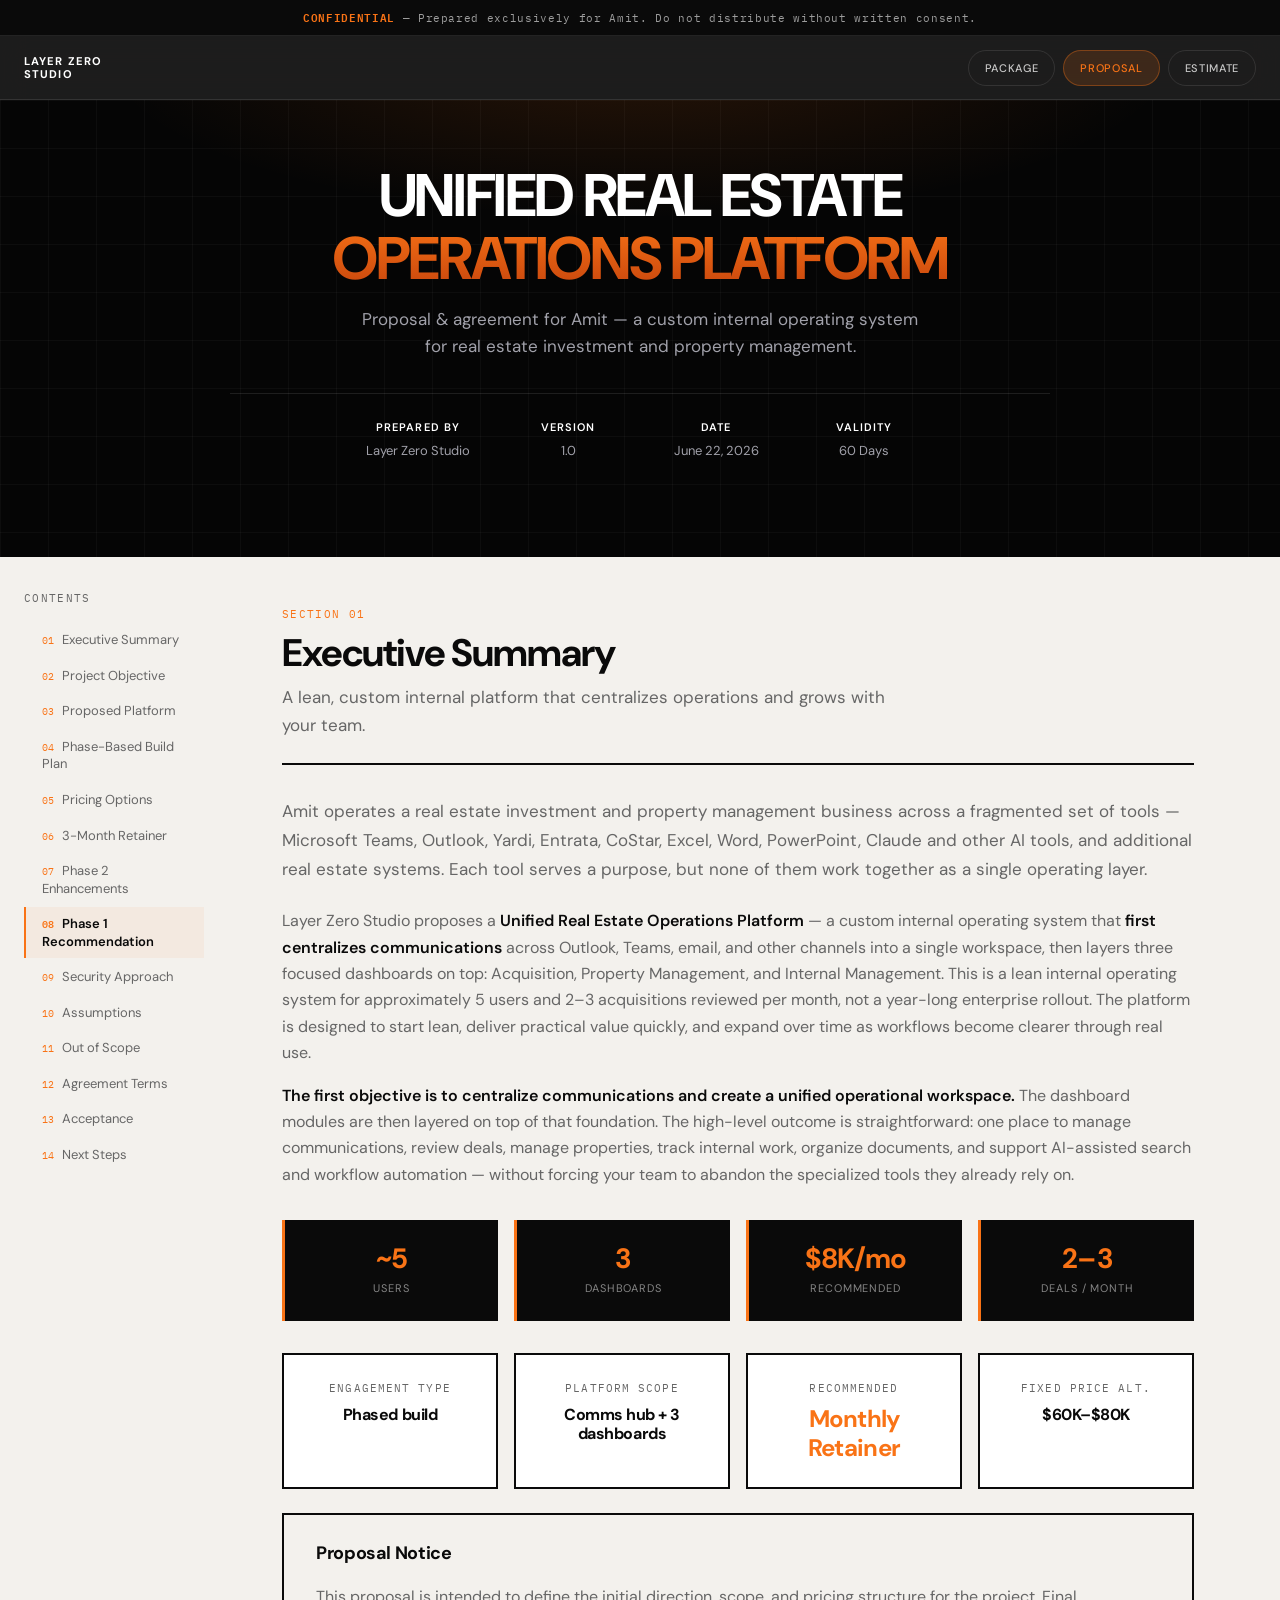
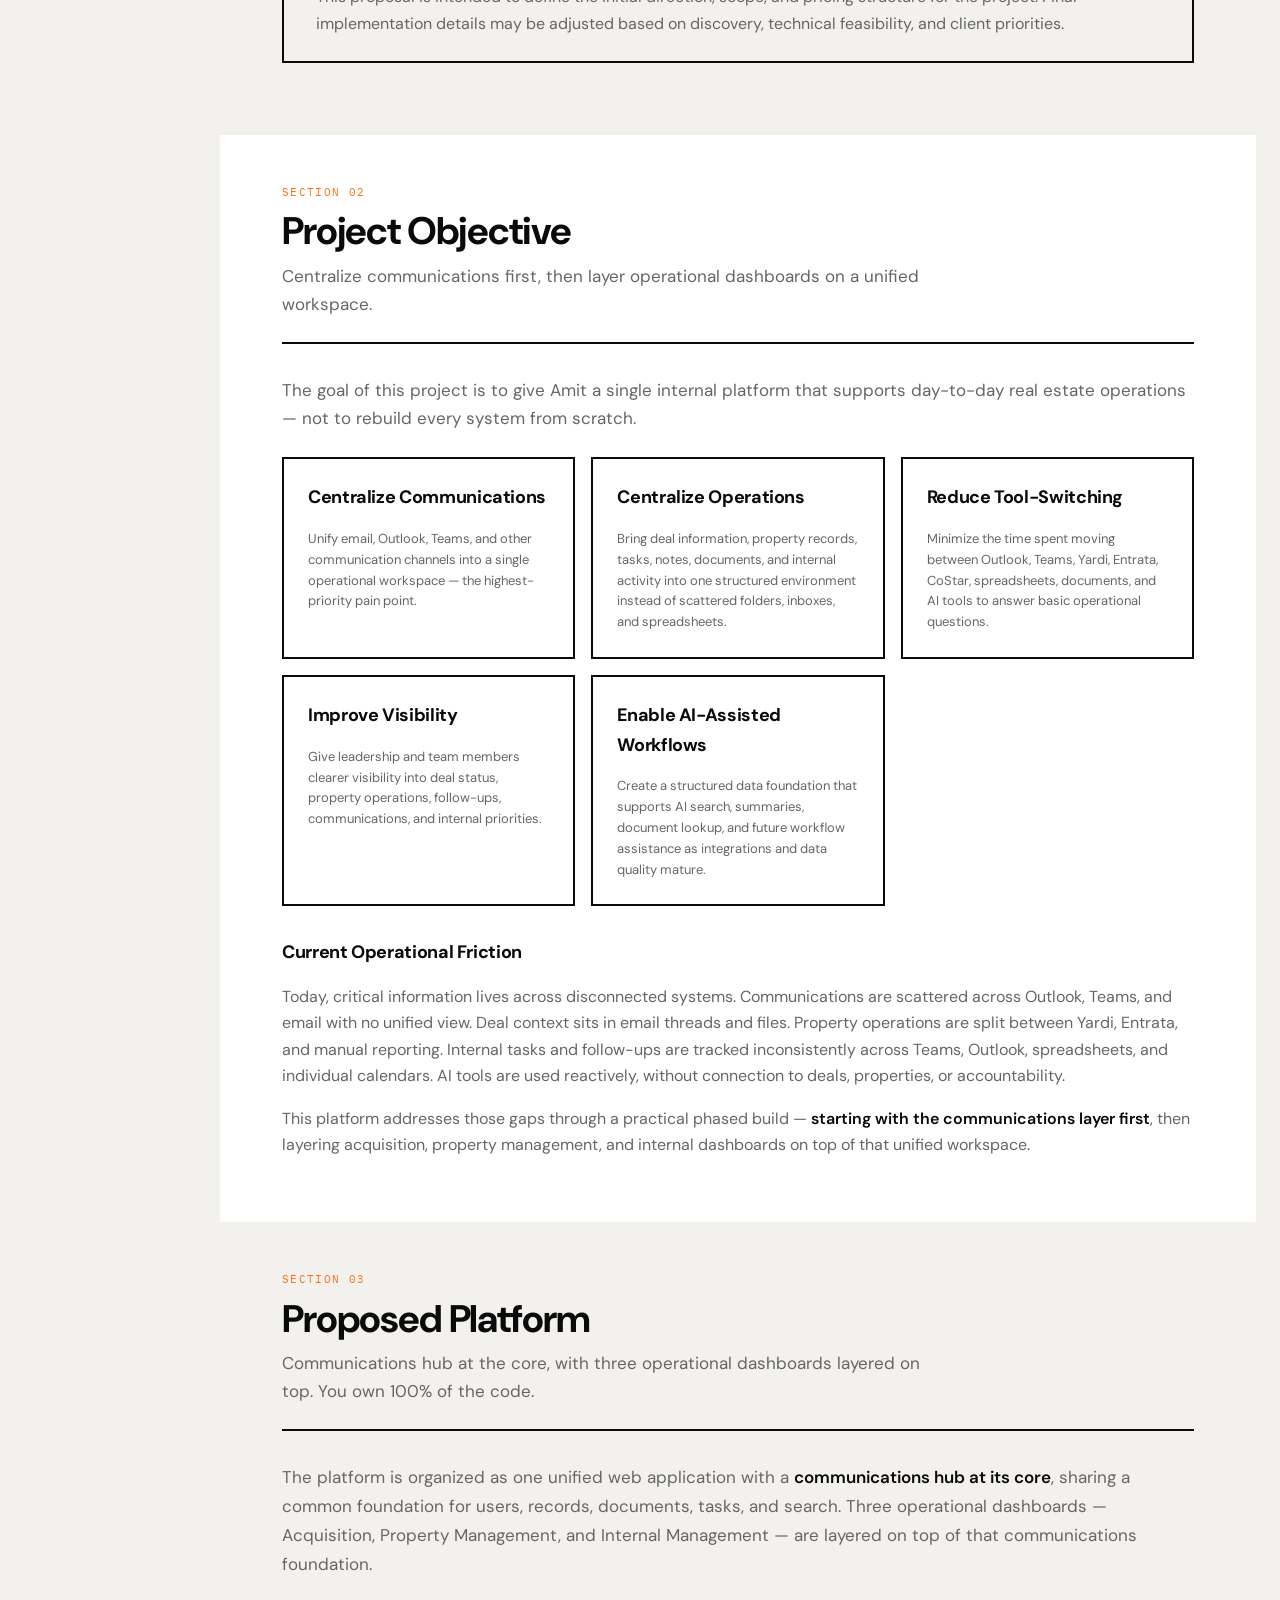
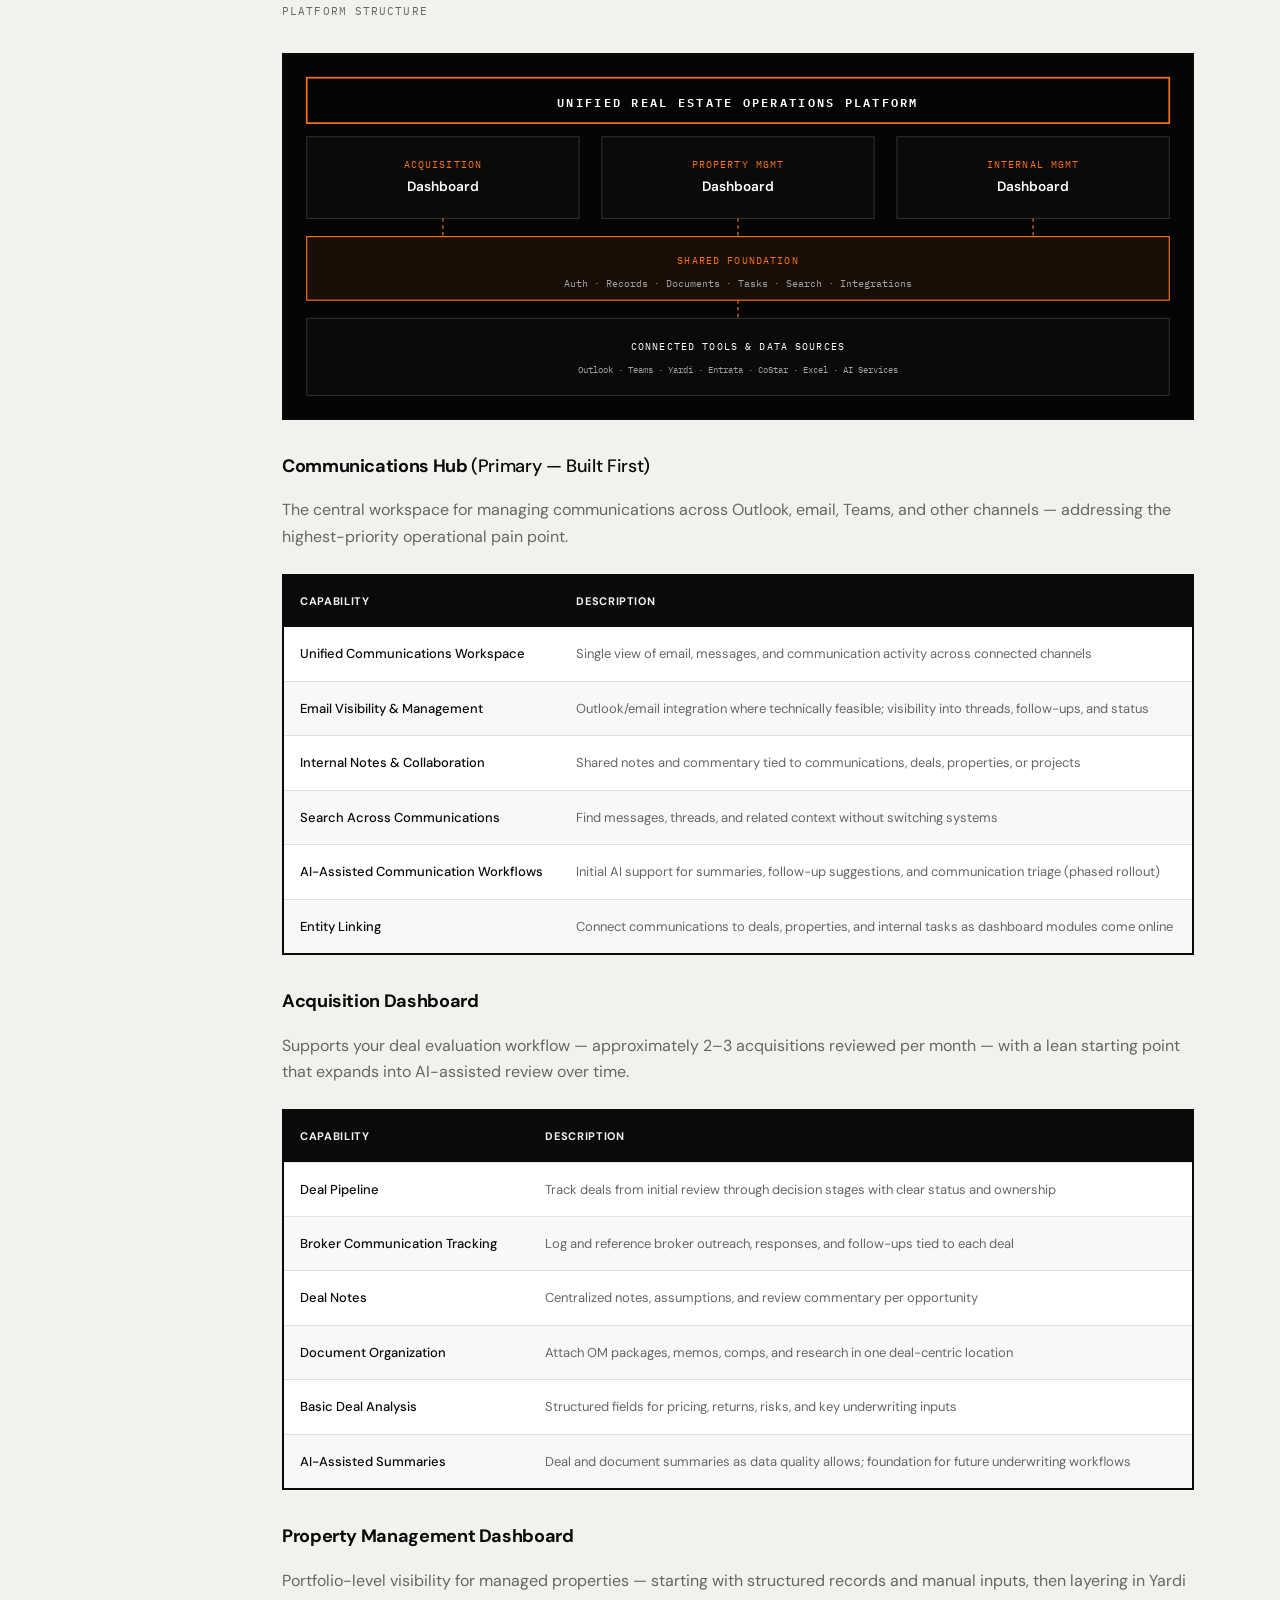
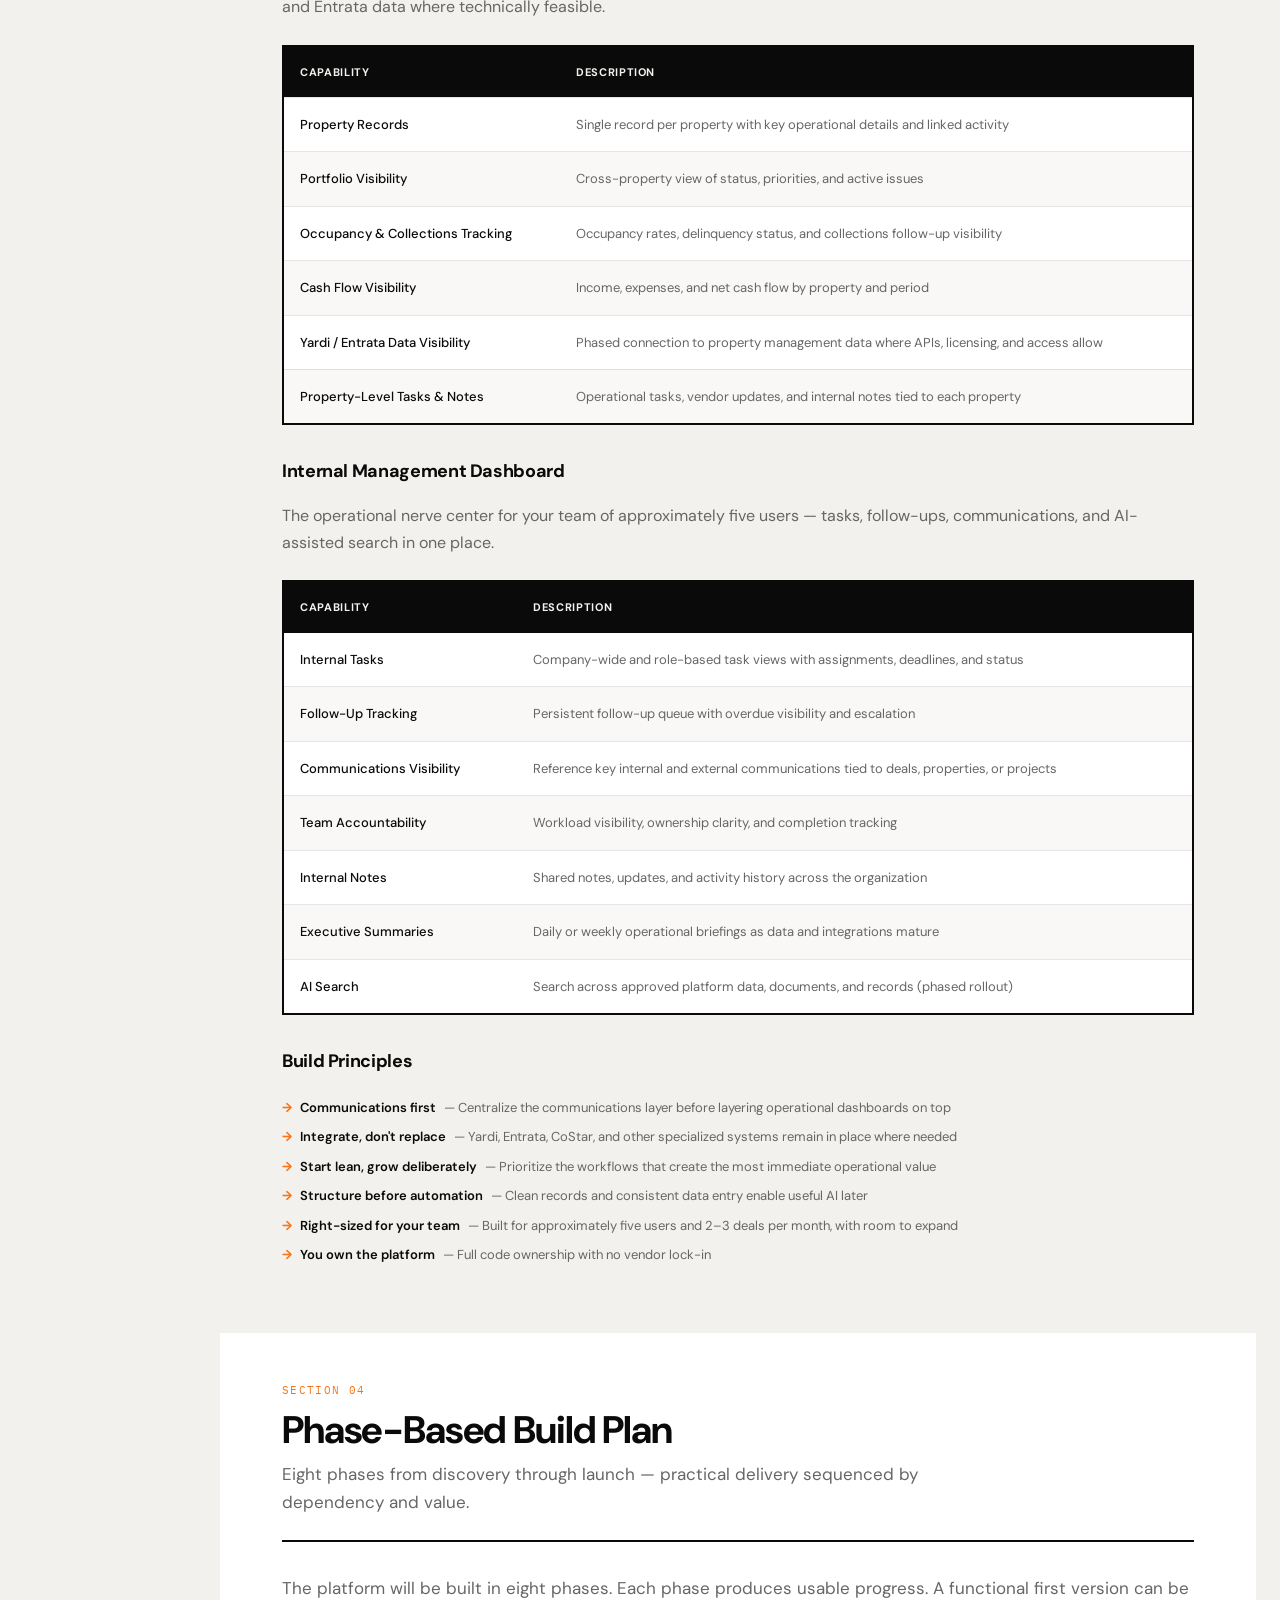
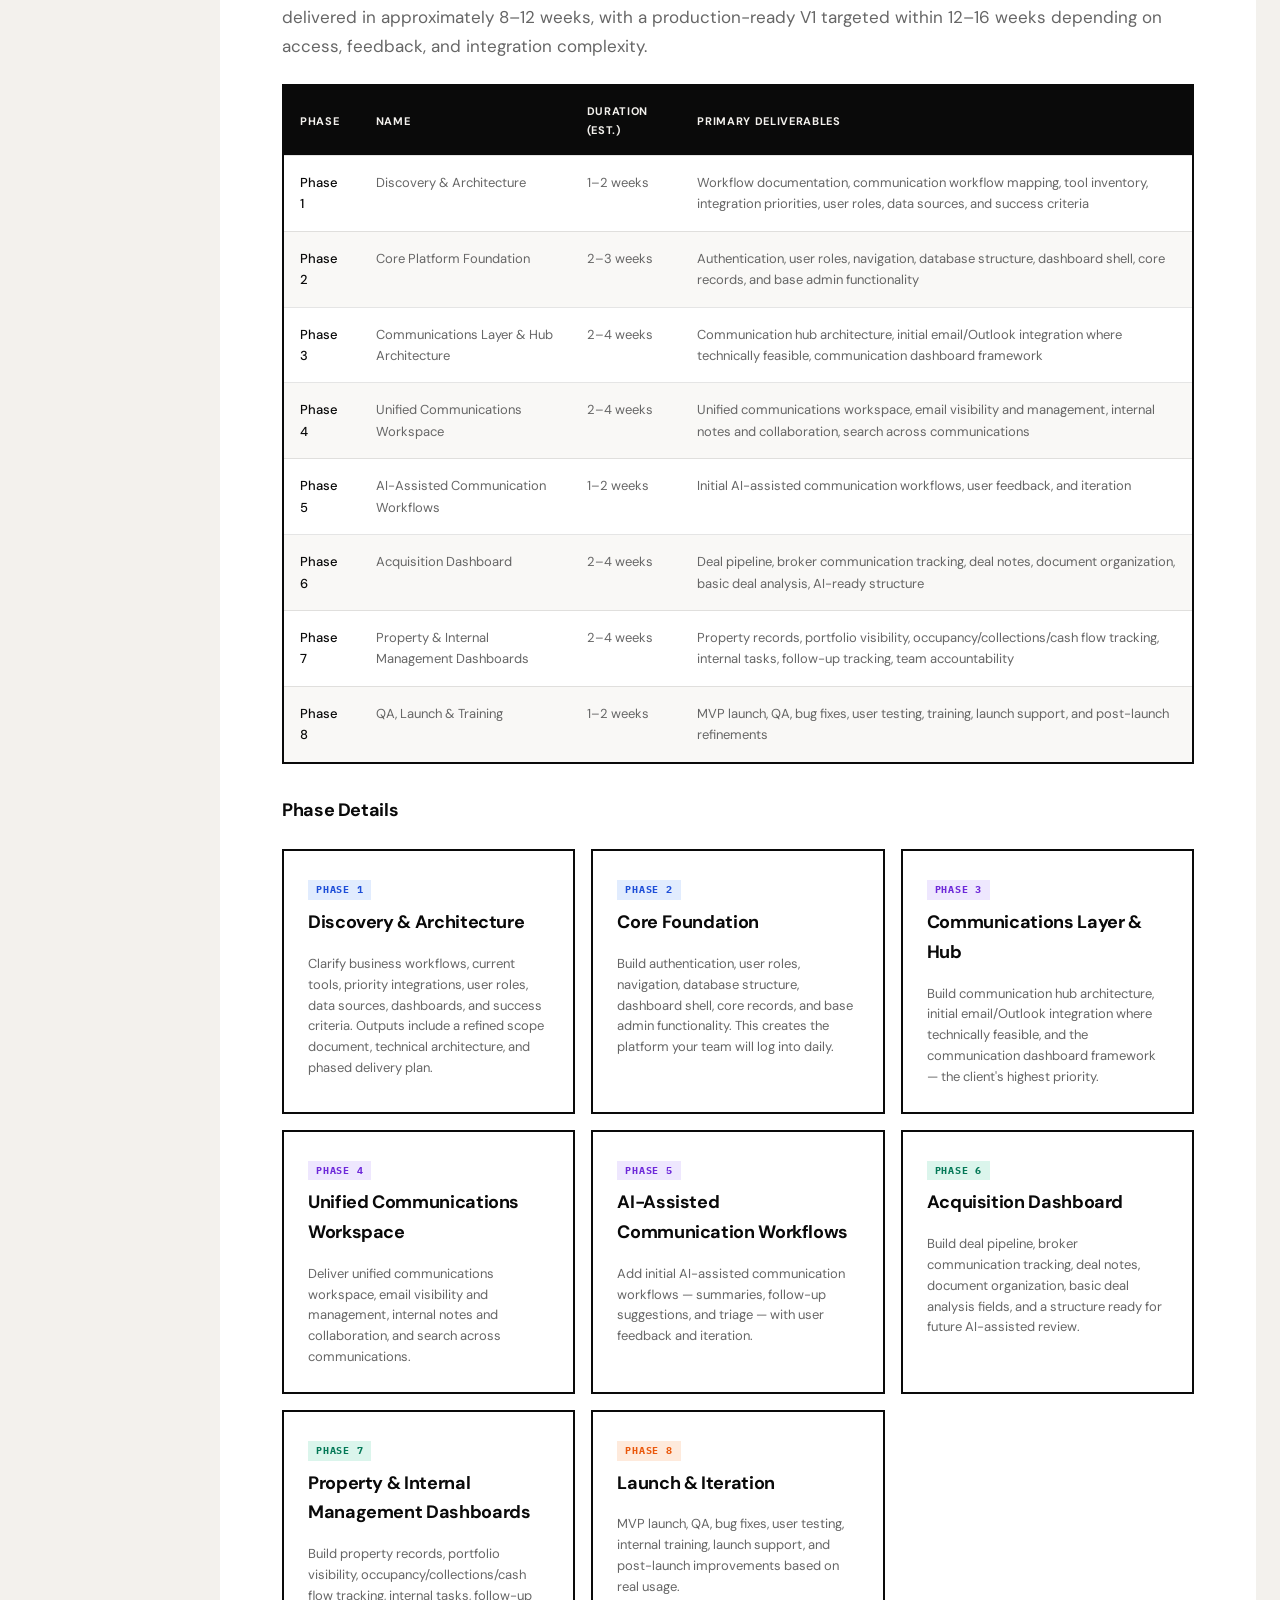
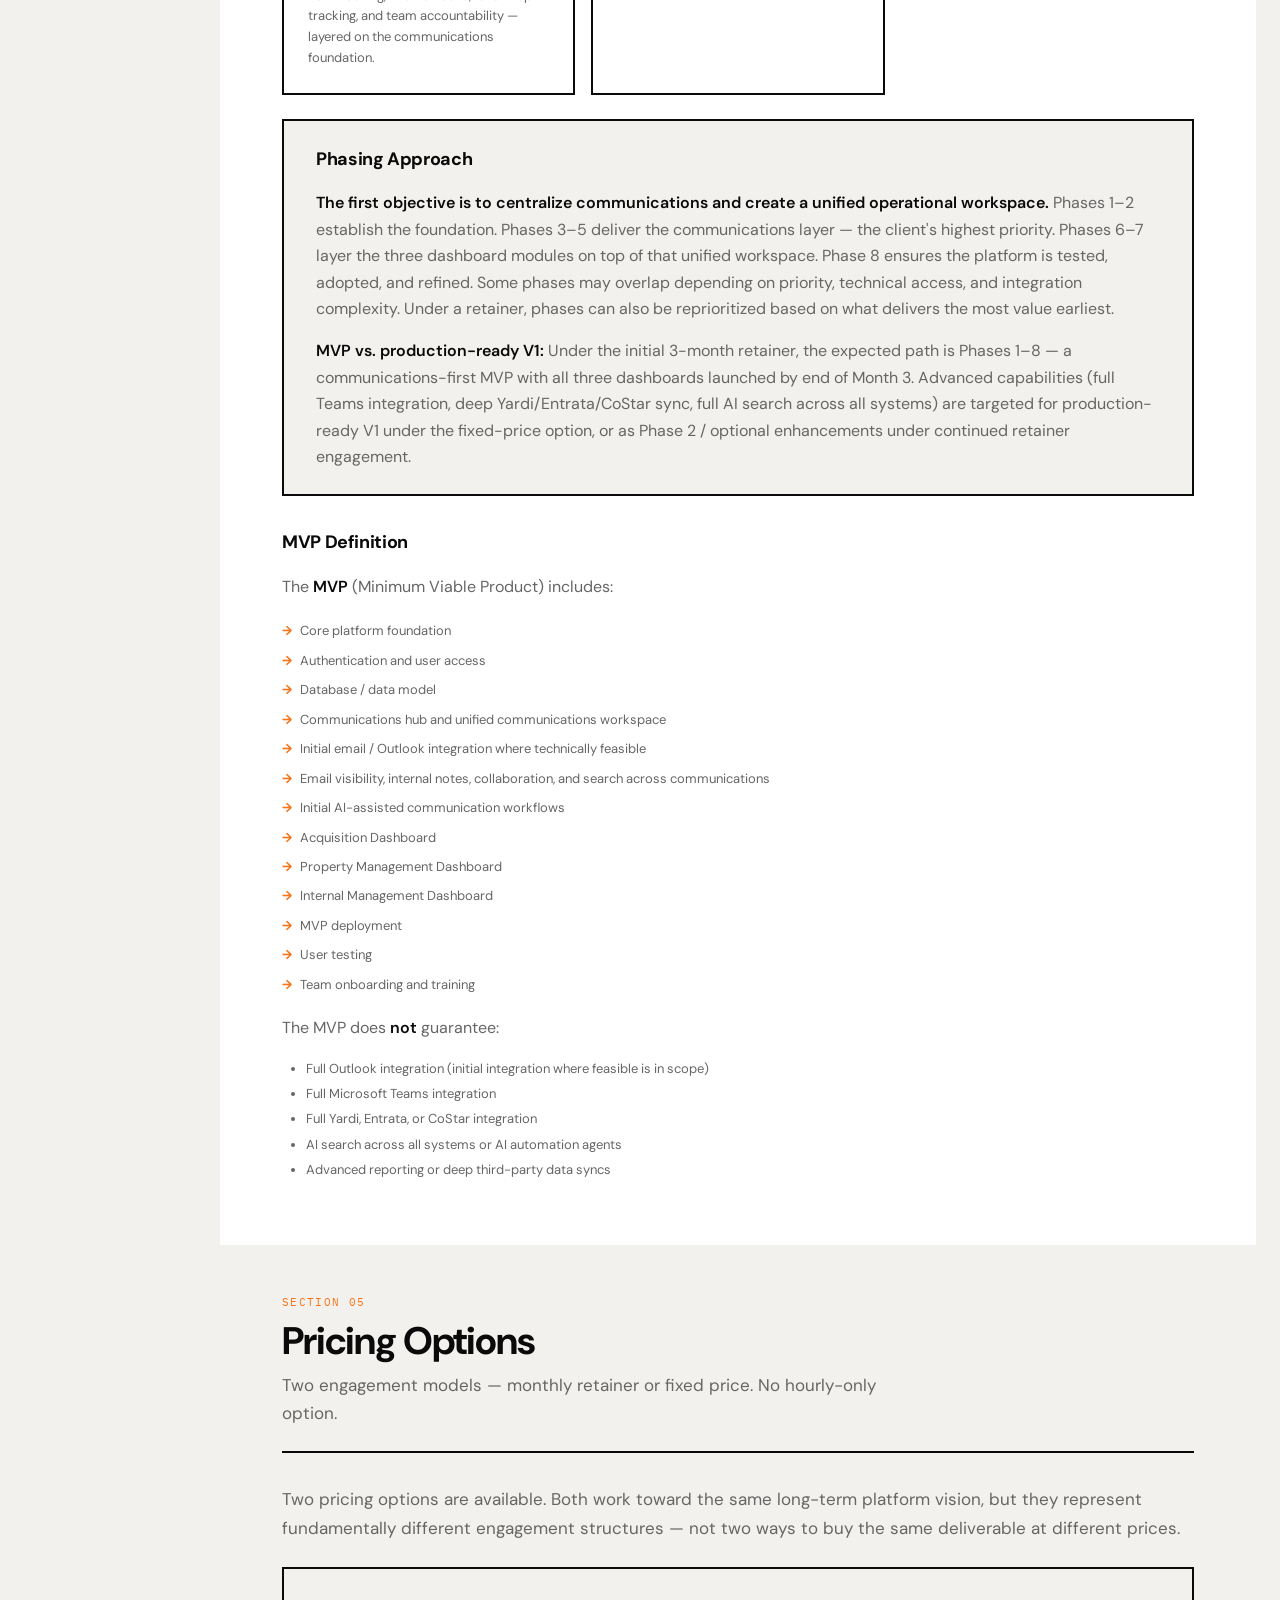
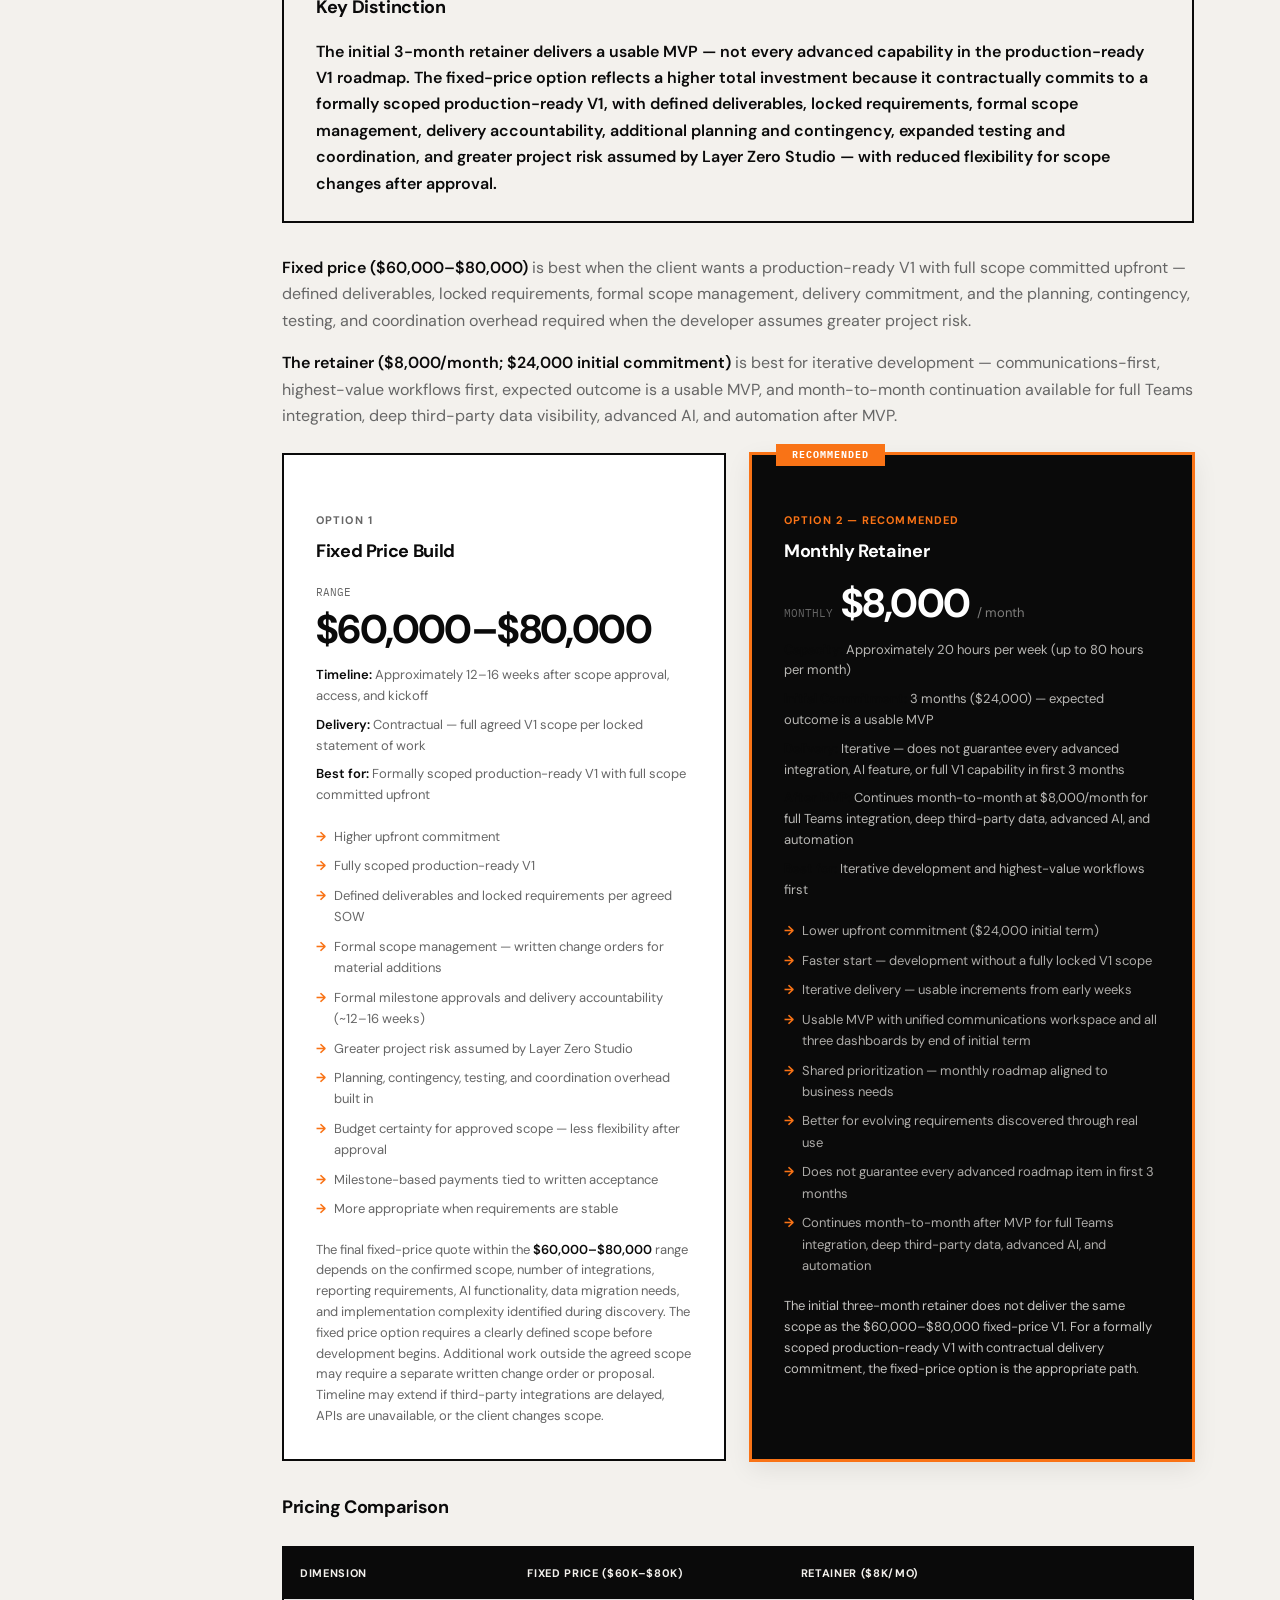
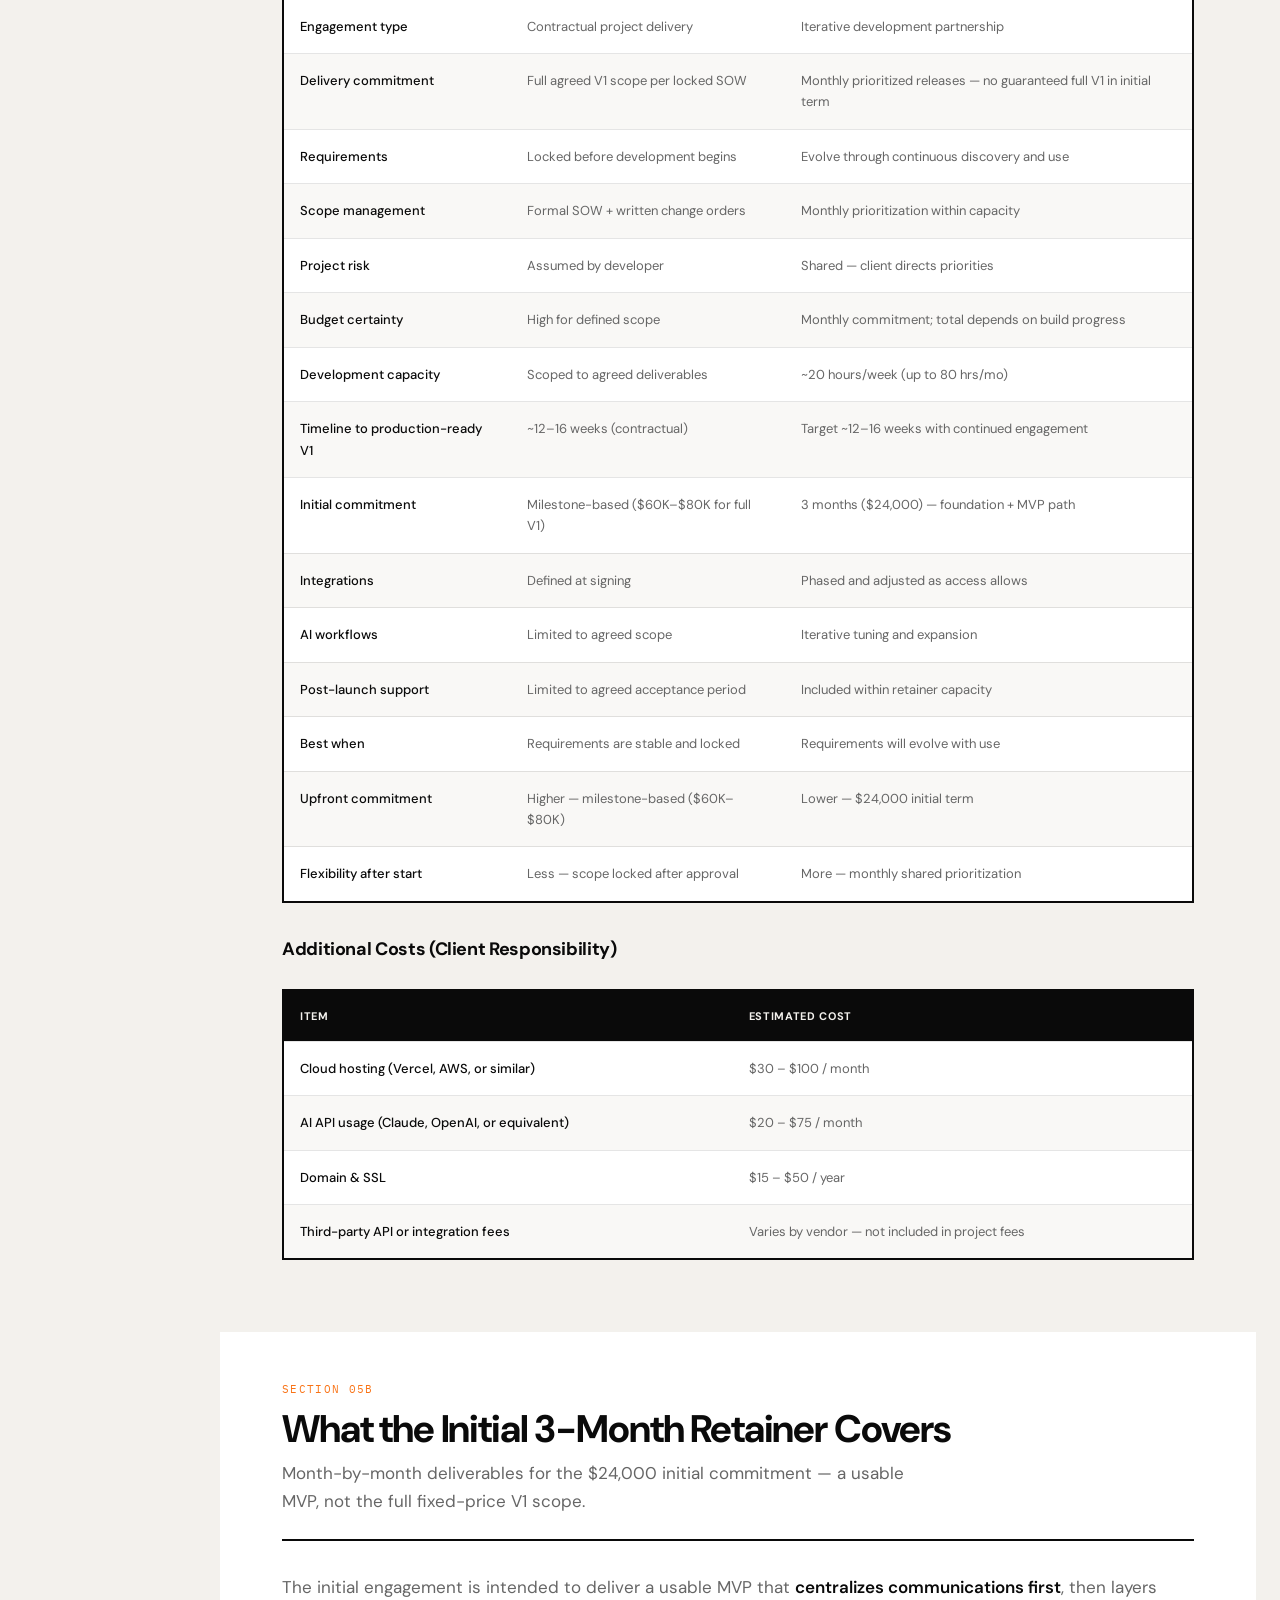
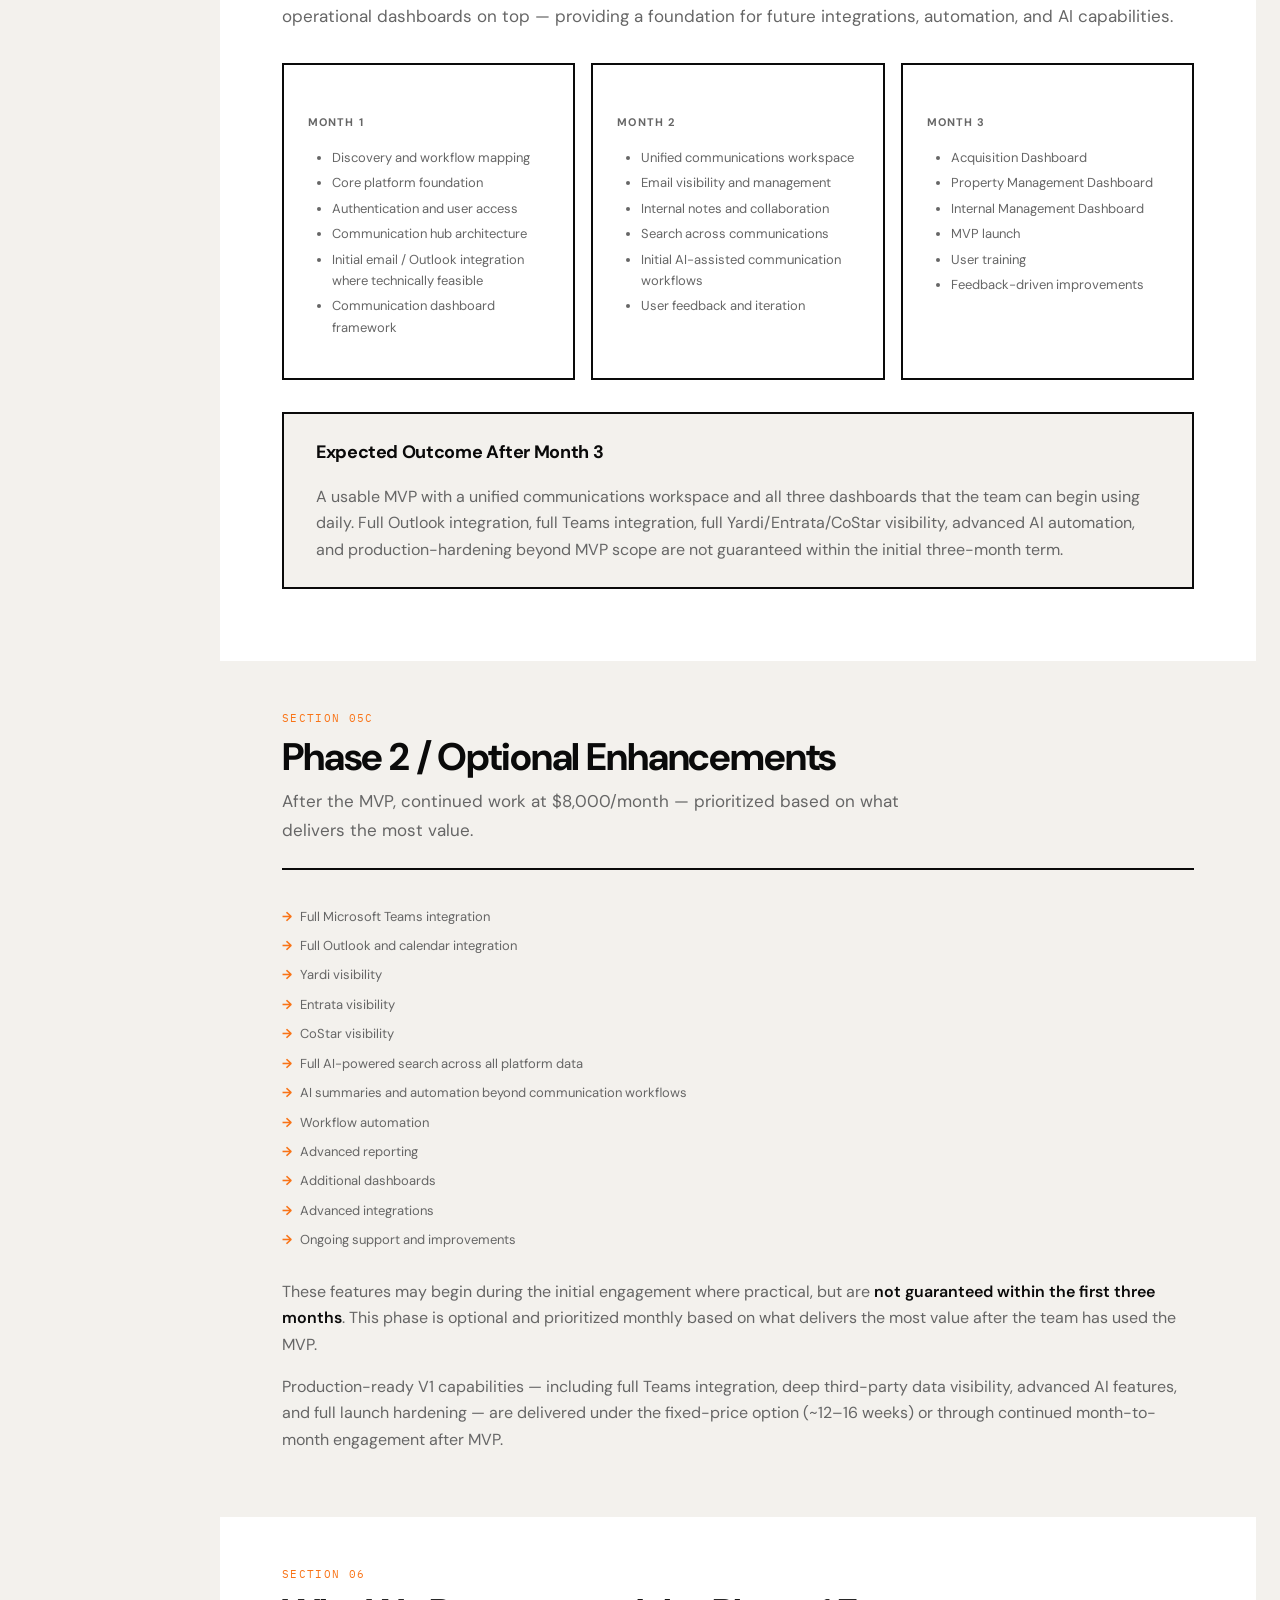
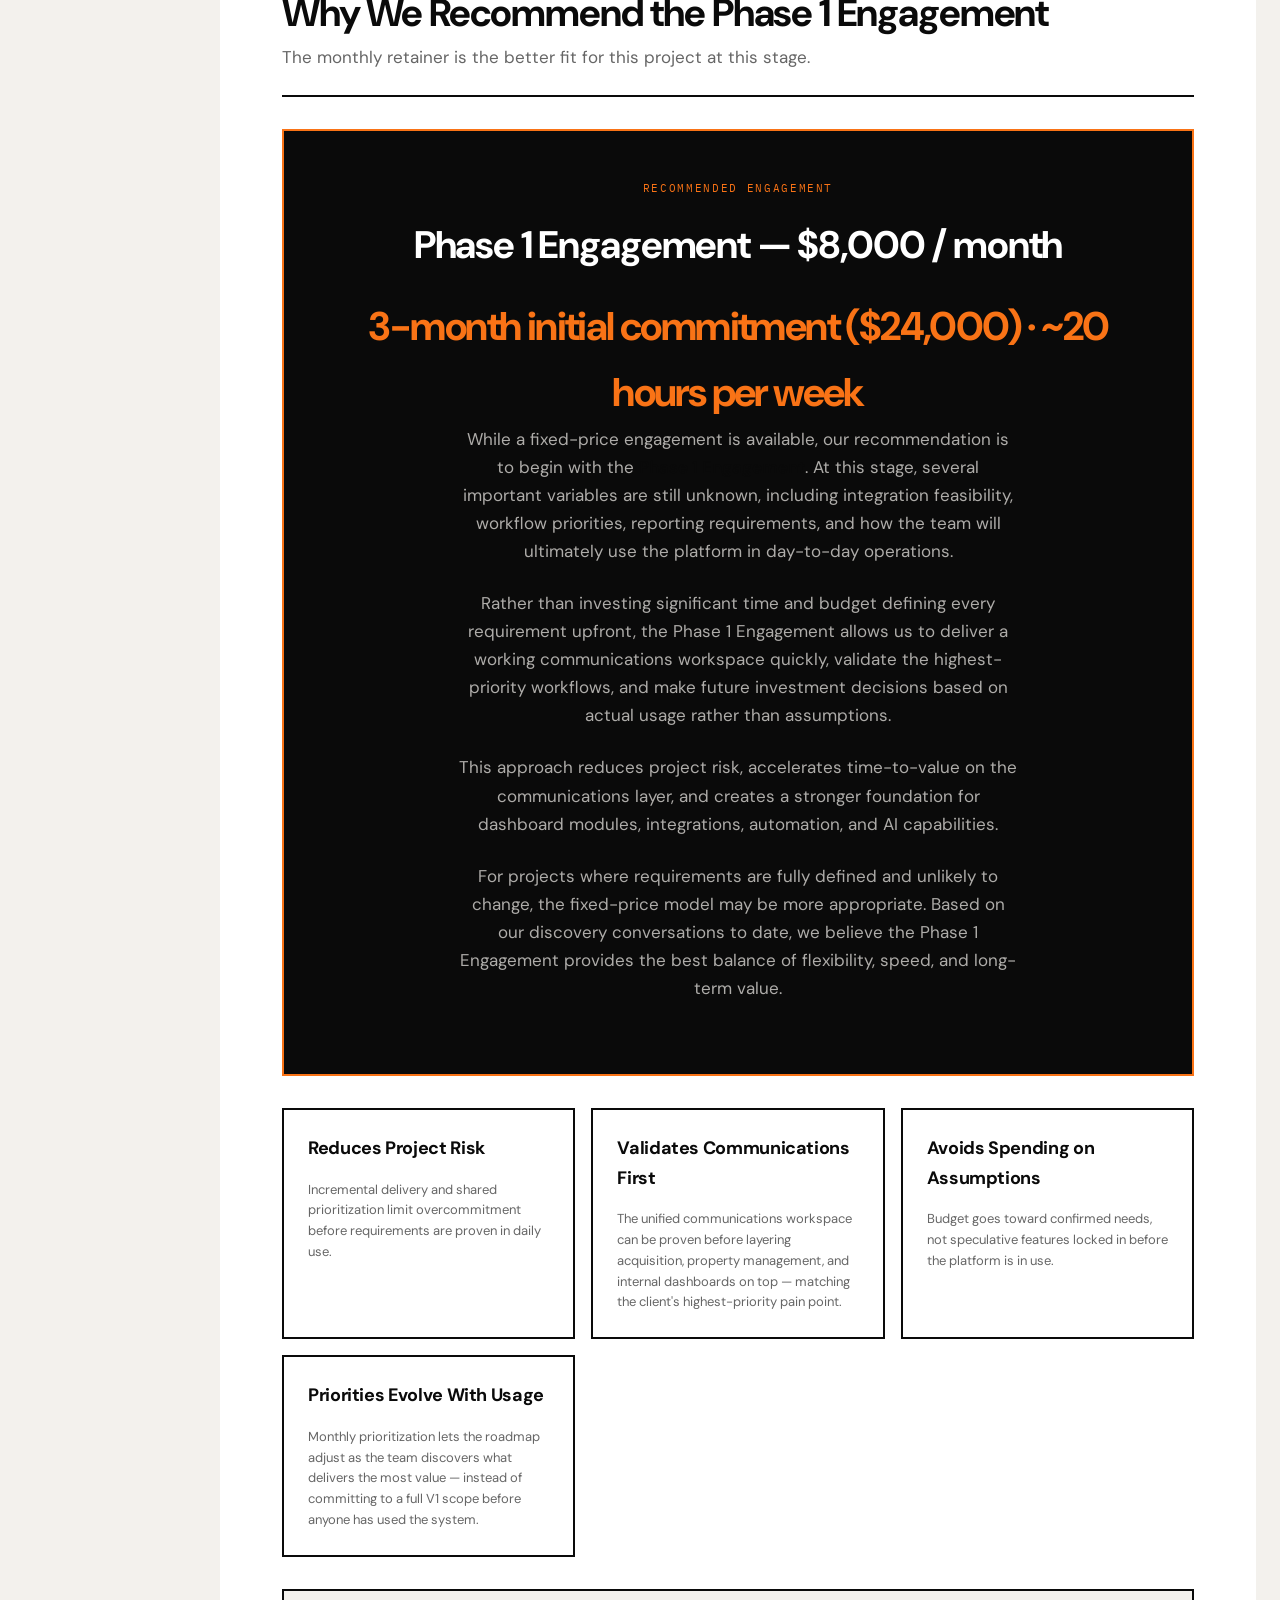
<file: proposal/proposal.html>
<!DOCTYPE html>
<html lang="en">
<head>
  <meta charset="UTF-8">
  <meta name="viewport" content="width=device-width, initial-scale=1.0, viewport-fit=cover">
  <title>Client Proposal — Amit | Layer Zero Studio</title>
  <meta name="description" content="Unified Real Estate Operations Platform — executive proposal for Amit by Layer Zero Studio.">
  <meta property="og:title" content="Client Proposal — Amit | Layer Zero Studio">
  <meta property="og:description" content="Custom internal operations platform for real estate investment & property management.">
  <meta property="og:type" content="website">
  <link rel="icon" href="assets/logo.svg" type="image/svg+xml">
  <link rel="preconnect" href="https://fonts.googleapis.com">
  <link rel="preconnect" href="https://fonts.gstatic.com" crossorigin>
  <link href="https://fonts.googleapis.com/css2?family=DM+Sans:ital,opsz,wght@0,9..40,400;0,9..40,500;0,9..40,600;0,9..40,700;1,9..40,400&family=IBM+Plex+Mono:wght@400;500;600&display=swap" rel="stylesheet">
  <link rel="stylesheet" href="assets/layerzero.css">
</head>
<body>

<div class="confidential-banner">
  <strong>CONFIDENTIAL</strong> — Prepared exclusively for Amit. Do not distribute without written consent.
</div>

<nav class="nav">
  <div class="nav-progress" aria-hidden="true"></div>
  <a href="https://www.layerzero.studio" class="nav-logo" target="_blank" rel="noopener">
    <div class="nav-logo-text">Layer Zero<br>Studio</div>
  </a>
  <div class="nav-links">
    <a href="index.html">Package</a>
    <a href="proposal.html" class="active">Proposal</a>
    <a href="estimate.html">Estimate</a>
  </div>
  <button type="button" class="nav-toggle" aria-label="Open menu" aria-expanded="false" aria-controls="mobile-nav">
    <span class="nav-toggle-bar"></span>
    <span class="nav-toggle-bar"></span>
    <span class="nav-toggle-bar"></span>
  </button>
  <div class="nav-mobile" id="mobile-nav">
    <a href="index.html">Package</a>
    <a href="proposal.html" class="active">Proposal</a>
    <a href="estimate.html">Estimate</a>
  </div>
</nav>

<section class="hero">
  <div class="hero-inner">
    <h1>Unified Real Estate<br><span class="accent">Operations Platform</span></h1>
    <p class="hero-sub">Proposal &amp; agreement for Amit — a custom internal operating system for real estate investment and property management.</p>
    <div class="hero-meta">
      <div><strong>Prepared By</strong> Layer Zero Studio</div>
      <div><strong>Version</strong> 1.0</div>
      <div><strong>Date</strong> June 22, 2026</div>
      <div><strong>Validity</strong> 60 Days</div>
    </div>
  </div>
</section>

<nav class="mobile-section-nav" aria-label="Section navigation">
  <div class="mobile-section-nav-inner">
    <a href="#executive-summary">Summary</a>
    <a href="#project-objective">Objective</a>
    <a href="#proposed-platform">Platform</a>
    <a href="#build-plan">Phases</a>
    <a href="#pricing">Pricing</a>
    <a href="#retainer-coverage">Retainer</a>
    <a href="#recommendation">Recommend</a>
    <a href="#security">Security</a>
    <a href="#acceptance">Accept</a>
    <a href="#next-steps">Next Steps</a>
  </div>
</nav>

<div class="page-with-sidebar">
  <aside class="sidebar-nav" aria-label="Table of contents">
    <div class="sidebar-nav-label">Contents</div>
    <ol>
      <li><a href="#executive-summary">Executive Summary</a></li>
      <li><a href="#project-objective">Project Objective</a></li>
      <li><a href="#proposed-platform">Proposed Platform</a></li>
      <li><a href="#build-plan">Phase-Based Build Plan</a></li>
      <li><a href="#pricing">Pricing Options</a></li>
      <li><a href="#retainer-coverage">3-Month Retainer</a></li>
      <li><a href="#phase-2">Phase 2 Enhancements</a></li>
      <li><a href="#recommendation">Phase 1 Recommendation</a></li>
      <li><a href="#security">Security Approach</a></li>
      <li><a href="#assumptions">Assumptions</a></li>
      <li><a href="#out-of-scope">Out of Scope</a></li>
      <li><a href="#agreement-terms">Agreement Terms</a></li>
      <li><a href="#acceptance">Acceptance</a></li>
      <li><a href="#next-steps">Next Steps</a></li>
    </ol>
  </aside>

  <main class="page-content">

<!-- 1. Executive Summary -->
<section id="executive-summary" class="section reveal">
  <div class="container">
    <header class="section-header">
      <span class="section-num">Section 01</span>
      <h2>Executive Summary</h2>
      <p class="section-summary">A lean, custom internal platform that centralizes operations and grows with your team.</p>
    </header>

    <p class="lead">Amit operates a real estate investment and property management business across a fragmented set of tools — Microsoft Teams, Outlook, Yardi, Entrata, CoStar, Excel, Word, PowerPoint, Claude and other AI tools, and additional real estate systems. Each tool serves a purpose, but none of them work together as a single operating layer.</p>
    <p>Layer Zero Studio proposes a <strong>Unified Real Estate Operations Platform</strong> — a custom internal operating system that <strong>first centralizes communications</strong> across Outlook, Teams, email, and other channels into a single workspace, then layers three focused dashboards on top: Acquisition, Property Management, and Internal Management. This is a lean internal operating system for approximately 5 users and 2–3 acquisitions reviewed per month, not a year-long enterprise rollout. The platform is designed to start lean, deliver practical value quickly, and expand over time as workflows become clearer through real use.</p>
    <p><strong>The first objective is to centralize communications and create a unified operational workspace.</strong> The dashboard modules are then layered on top of that foundation. The high-level outcome is straightforward: one place to manage communications, review deals, manage properties, track internal work, organize documents, and support AI-assisted search and workflow automation — without forcing your team to abandon the specialized tools they already rely on.</p>

    <div class="pull-quote-grid">
      <div class="pull-quote"><div class="number">~5</div><div class="caption">Users</div></div>
      <div class="pull-quote"><div class="number">3</div><div class="caption">Dashboards</div></div>
      <div class="pull-quote"><div class="number">$8K/mo</div><div class="caption">Recommended</div></div>
      <div class="pull-quote"><div class="number">2–3</div><div class="caption">Deals / Month</div></div>
    </div>

    <div class="stat-grid">
      <div class="stat-card"><div class="label">Engagement Type</div><div class="value sm">Phased build</div></div>
      <div class="stat-card"><div class="label">Platform Scope</div><div class="value sm">Comms hub + 3 dashboards</div></div>
      <div class="stat-card"><div class="label">Recommended</div><div class="value orange">Monthly Retainer</div></div>
      <div class="stat-card"><div class="label">Fixed Price Alt.</div><div class="value sm">$60K–$80K</div></div>
    </div>

    <div class="callout">
      <h3>Proposal Notice</h3>
      <p style="margin:0;">This proposal is intended to define the initial direction, scope, and pricing structure for the project. Final implementation details may be adjusted based on discovery, technical feasibility, and client priorities.</p>
    </div>
  </div>
</section>

<!-- 2. Project Objective -->
<section id="project-objective" class="section alt reveal">
  <div class="container">
    <header class="section-header">
      <span class="section-num">Section 02</span>
      <h2>Project Objective</h2>
      <p class="section-summary">Centralize communications first, then layer operational dashboards on a unified workspace.</p>
    </header>

    <p class="lead">The goal of this project is to give Amit a single internal platform that supports day-to-day real estate operations — not to rebuild every system from scratch.</p>

    <div class="card-grid">
      <div class="card">
        <h3>Centralize Communications</h3>
        <p>Unify email, Outlook, Teams, and other communication channels into a single operational workspace — the highest-priority pain point.</p>
      </div>
      <div class="card">
        <h3>Centralize Operations</h3>
        <p>Bring deal information, property records, tasks, notes, documents, and internal activity into one structured environment instead of scattered folders, inboxes, and spreadsheets.</p>
      </div>
      <div class="card">
        <h3>Reduce Tool-Switching</h3>
        <p>Minimize the time spent moving between Outlook, Teams, Yardi, Entrata, CoStar, spreadsheets, documents, and AI tools to answer basic operational questions.</p>
      </div>
      <div class="card">
        <h3>Improve Visibility</h3>
        <p>Give leadership and team members clearer visibility into deal status, property operations, follow-ups, communications, and internal priorities.</p>
      </div>
      <div class="card">
        <h3>Enable AI-Assisted Workflows</h3>
        <p>Create a structured data foundation that supports AI search, summaries, document lookup, and future workflow assistance as integrations and data quality mature.</p>
      </div>
    </div>

    <h3>Current Operational Friction</h3>
    <p>Today, critical information lives across disconnected systems. Communications are scattered across Outlook, Teams, and email with no unified view. Deal context sits in email threads and files. Property operations are split between Yardi, Entrata, and manual reporting. Internal tasks and follow-ups are tracked inconsistently across Teams, Outlook, spreadsheets, and individual calendars. AI tools are used reactively, without connection to deals, properties, or accountability.</p>
    <p>This platform addresses those gaps through a practical phased build — <strong>starting with the communications layer first</strong>, then layering acquisition, property management, and internal dashboards on top of that unified workspace.</p>
  </div>
</section>

<!-- 3. Proposed Platform -->
<section id="proposed-platform" class="section reveal">
  <div class="container">
    <header class="section-header">
      <span class="section-num">Section 03</span>
      <h2>Proposed Platform</h2>
      <p class="section-summary">Communications hub at the core, with three operational dashboards layered on top. You own 100% of the code.</p>
    </header>

    <p class="lead">The platform is organized as one unified web application with a <strong>communications hub at its core</strong>, sharing a common foundation for users, records, documents, tasks, and search. Three operational dashboards — Acquisition, Property Management, and Internal Management — are layered on top of that communications foundation.</p>

    <p class="arch-label">Platform Structure</p>
    <div class="diagram">
      <svg viewBox="0 0 800 320" xmlns="http://www.w3.org/2000/svg" role="img" aria-label="Unified Real Estate Operations Platform architecture diagram">
        <rect width="800" height="320" fill="#050505"/>
        <rect x="20" y="20" width="760" height="40" fill="none" stroke="#f97316" stroke-width="1.5"/>
        <text x="400" y="46" text-anchor="middle" fill="#fff" font-family="IBM Plex Mono, monospace" font-size="11" font-weight="600" letter-spacing="2">UNIFIED REAL ESTATE OPERATIONS PLATFORM</text>
        <rect x="20" y="72" width="240" height="72" fill="#0A0A0A" stroke="rgba(255,255,255,0.15)" stroke-width="1"/>
        <text x="140" y="100" text-anchor="middle" fill="#f97316" font-family="IBM Plex Mono, monospace" font-size="9" letter-spacing="1">ACQUISITION</text>
        <text x="140" y="120" text-anchor="middle" fill="#fff" font-family="DM Sans, sans-serif" font-size="12" font-weight="600">Dashboard</text>
        <rect x="280" y="72" width="240" height="72" fill="#0A0A0A" stroke="rgba(255,255,255,0.15)" stroke-width="1"/>
        <text x="400" y="100" text-anchor="middle" fill="#f97316" font-family="IBM Plex Mono, monospace" font-size="9" letter-spacing="1">PROPERTY MGMT</text>
        <text x="400" y="120" text-anchor="middle" fill="#fff" font-family="DM Sans, sans-serif" font-size="12" font-weight="600">Dashboard</text>
        <rect x="540" y="72" width="240" height="72" fill="#0A0A0A" stroke="rgba(255,255,255,0.15)" stroke-width="1"/>
        <text x="660" y="100" text-anchor="middle" fill="#f97316" font-family="IBM Plex Mono, monospace" font-size="9" letter-spacing="1">INTERNAL MGMT</text>
        <text x="660" y="120" text-anchor="middle" fill="#fff" font-family="DM Sans, sans-serif" font-size="12" font-weight="600">Dashboard</text>
        <rect x="20" y="160" width="760" height="56" fill="rgba(249,115,22,0.08)" stroke="#f97316" stroke-width="1"/>
        <text x="400" y="184" text-anchor="middle" fill="#f97316" font-family="IBM Plex Mono, monospace" font-size="9" letter-spacing="1">SHARED FOUNDATION</text>
        <text x="400" y="204" text-anchor="middle" fill="#a1a1aa" font-family="IBM Plex Mono, monospace" font-size="9">Auth · Records · Documents · Tasks · Search · Integrations</text>
        <rect x="20" y="232" width="760" height="68" fill="#0A0A0A" stroke="rgba(255,255,255,0.15)" stroke-width="1"/>
        <text x="400" y="260" text-anchor="middle" fill="#fff" font-family="IBM Plex Mono, monospace" font-size="9" letter-spacing="1">CONNECTED TOOLS &amp; DATA SOURCES</text>
        <text x="400" y="280" text-anchor="middle" fill="#a1a1aa" font-family="IBM Plex Mono, monospace" font-size="8">Outlook · Teams · Yardi · Entrata · CoStar · Excel · AI Services</text>
        <line x1="140" y1="144" x2="140" y2="160" stroke="#f97316" stroke-width="1" stroke-dasharray="3 3"/>
        <line x1="400" y1="144" x2="400" y2="160" stroke="#f97316" stroke-width="1" stroke-dasharray="3 3"/>
        <line x1="660" y1="144" x2="660" y2="160" stroke="#f97316" stroke-width="1" stroke-dasharray="3 3"/>
        <line x1="400" y1="216" x2="400" y2="232" stroke="#f97316" stroke-width="1" stroke-dasharray="3 3"/>
      </svg>
    </div>

    <h3>Communications Hub <em style="font-style:normal;font-weight:500;color:var(--accent);">(Primary — Built First)</em></h3>
    <p>The central workspace for managing communications across Outlook, email, Teams, and other channels — addressing the highest-priority operational pain point.</p>
    <div class="table-wrap data-table-wrap">
      <table class="data-table">
        <thead><tr><th>Capability</th><th>Description</th></tr></thead>
        <tbody>
          <tr><td>Unified Communications Workspace</td><td>Single view of email, messages, and communication activity across connected channels</td></tr>
          <tr><td>Email Visibility &amp; Management</td><td>Outlook/email integration where technically feasible; visibility into threads, follow-ups, and status</td></tr>
          <tr><td>Internal Notes &amp; Collaboration</td><td>Shared notes and commentary tied to communications, deals, properties, or projects</td></tr>
          <tr><td>Search Across Communications</td><td>Find messages, threads, and related context without switching systems</td></tr>
          <tr><td>AI-Assisted Communication Workflows</td><td>Initial AI support for summaries, follow-up suggestions, and communication triage (phased rollout)</td></tr>
          <tr><td>Entity Linking</td><td>Connect communications to deals, properties, and internal tasks as dashboard modules come online</td></tr>
        </tbody>
      </table>
    </div>

    <h3>Acquisition Dashboard</h3>
    <p>Supports your deal evaluation workflow — approximately 2–3 acquisitions reviewed per month — with a lean starting point that expands into AI-assisted review over time.</p>
    <div class="table-wrap data-table-wrap">
      <table class="data-table">
        <thead><tr><th>Capability</th><th>Description</th></tr></thead>
        <tbody>
          <tr><td>Deal Pipeline</td><td>Track deals from initial review through decision stages with clear status and ownership</td></tr>
          <tr><td>Broker Communication Tracking</td><td>Log and reference broker outreach, responses, and follow-ups tied to each deal</td></tr>
          <tr><td>Deal Notes</td><td>Centralized notes, assumptions, and review commentary per opportunity</td></tr>
          <tr><td>Document Organization</td><td>Attach OM packages, memos, comps, and research in one deal-centric location</td></tr>
          <tr><td>Basic Deal Analysis</td><td>Structured fields for pricing, returns, risks, and key underwriting inputs</td></tr>
          <tr><td>AI-Assisted Summaries</td><td>Deal and document summaries as data quality allows; foundation for future underwriting workflows</td></tr>
        </tbody>
      </table>
    </div>

    <h3>Property Management Dashboard</h3>
    <p>Portfolio-level visibility for managed properties — starting with structured records and manual inputs, then layering in Yardi and Entrata data where technically feasible.</p>
    <div class="table-wrap data-table-wrap">
      <table class="data-table">
        <thead><tr><th>Capability</th><th>Description</th></tr></thead>
        <tbody>
          <tr><td>Property Records</td><td>Single record per property with key operational details and linked activity</td></tr>
          <tr><td>Portfolio Visibility</td><td>Cross-property view of status, priorities, and active issues</td></tr>
          <tr><td>Occupancy &amp; Collections Tracking</td><td>Occupancy rates, delinquency status, and collections follow-up visibility</td></tr>
          <tr><td>Cash Flow Visibility</td><td>Income, expenses, and net cash flow by property and period</td></tr>
          <tr><td>Yardi / Entrata Data Visibility</td><td>Phased connection to property management data where APIs, licensing, and access allow</td></tr>
          <tr><td>Property-Level Tasks &amp; Notes</td><td>Operational tasks, vendor updates, and internal notes tied to each property</td></tr>
        </tbody>
      </table>
    </div>

    <h3>Internal Management Dashboard</h3>
    <p>The operational nerve center for your team of approximately five users — tasks, follow-ups, communications, and AI-assisted search in one place.</p>
    <div class="table-wrap data-table-wrap">
      <table class="data-table">
        <thead><tr><th>Capability</th><th>Description</th></tr></thead>
        <tbody>
          <tr><td>Internal Tasks</td><td>Company-wide and role-based task views with assignments, deadlines, and status</td></tr>
          <tr><td>Follow-Up Tracking</td><td>Persistent follow-up queue with overdue visibility and escalation</td></tr>
          <tr><td>Communications Visibility</td><td>Reference key internal and external communications tied to deals, properties, or projects</td></tr>
          <tr><td>Team Accountability</td><td>Workload visibility, ownership clarity, and completion tracking</td></tr>
          <tr><td>Internal Notes</td><td>Shared notes, updates, and activity history across the organization</td></tr>
          <tr><td>Executive Summaries</td><td>Daily or weekly operational briefings as data and integrations mature</td></tr>
          <tr><td>AI Search</td><td>Search across approved platform data, documents, and records (phased rollout)</td></tr>
        </tbody>
      </table>
    </div>

    <h3>Build Principles</h3>
    <ul class="check-list">
      <li><strong>Communications first</strong> — Centralize the communications layer before layering operational dashboards on top</li>
      <li><strong>Integrate, don't replace</strong> — Yardi, Entrata, CoStar, and other specialized systems remain in place where needed</li>
      <li><strong>Start lean, grow deliberately</strong> — Prioritize the workflows that create the most immediate operational value</li>
      <li><strong>Structure before automation</strong> — Clean records and consistent data entry enable useful AI later</li>
      <li><strong>Right-sized for your team</strong> — Built for approximately five users and 2–3 deals per month, with room to expand</li>
      <li><strong>You own the platform</strong> — Full code ownership with no vendor lock-in</li>
    </ul>
  </div>
</section>

<!-- 4. Phase-Based Build Plan -->
<section id="build-plan" class="section alt reveal">
  <div class="container">
    <header class="section-header">
      <span class="section-num">Section 04</span>
      <h2>Phase-Based Build Plan</h2>
      <p class="section-summary">Eight phases from discovery through launch — practical delivery sequenced by dependency and value.</p>
    </header>

    <p class="lead">The platform will be built in eight phases. Each phase produces usable progress. A functional first version can be delivered in approximately 8–12 weeks, with a production-ready V1 targeted within 12–16 weeks depending on access, feedback, and integration complexity.</p>

    <div class="table-wrap data-table-wrap">
      <table class="data-table">
        <thead><tr><th>Phase</th><th>Name</th><th>Duration (est.)</th><th>Primary Deliverables</th></tr></thead>
        <tbody>
          <tr><td>Phase 1</td><td>Discovery &amp; Architecture</td><td>1–2 weeks</td><td>Workflow documentation, communication workflow mapping, tool inventory, integration priorities, user roles, data sources, and success criteria</td></tr>
          <tr><td>Phase 2</td><td>Core Platform Foundation</td><td>2–3 weeks</td><td>Authentication, user roles, navigation, database structure, dashboard shell, core records, and base admin functionality</td></tr>
          <tr><td>Phase 3</td><td>Communications Layer &amp; Hub Architecture</td><td>2–4 weeks</td><td>Communication hub architecture, initial email/Outlook integration where technically feasible, communication dashboard framework</td></tr>
          <tr><td>Phase 4</td><td>Unified Communications Workspace</td><td>2–4 weeks</td><td>Unified communications workspace, email visibility and management, internal notes and collaboration, search across communications</td></tr>
          <tr><td>Phase 5</td><td>AI-Assisted Communication Workflows</td><td>1–2 weeks</td><td>Initial AI-assisted communication workflows, user feedback, and iteration</td></tr>
          <tr><td>Phase 6</td><td>Acquisition Dashboard</td><td>2–4 weeks</td><td>Deal pipeline, broker communication tracking, deal notes, document organization, basic deal analysis, AI-ready structure</td></tr>
          <tr><td>Phase 7</td><td>Property &amp; Internal Management Dashboards</td><td>2–4 weeks</td><td>Property records, portfolio visibility, occupancy/collections/cash flow tracking, internal tasks, follow-up tracking, team accountability</td></tr>
          <tr><td>Phase 8</td><td>QA, Launch &amp; Training</td><td>1–2 weeks</td><td>MVP launch, QA, bug fixes, user testing, training, launch support, and post-launch refinements</td></tr>
        </tbody>
      </table>
    </div>

    <h3>Phase Details</h3>

    <div class="card-grid">
      <div class="card">
        <span class="phase-badge phase-badge-1">Phase 1</span>
        <h3>Discovery &amp; Architecture</h3>
        <p>Clarify business workflows, current tools, priority integrations, user roles, data sources, dashboards, and success criteria. Outputs include a refined scope document, technical architecture, and phased delivery plan.</p>
      </div>
      <div class="card">
        <span class="phase-badge phase-badge-1">Phase 2</span>
        <h3>Core Foundation</h3>
        <p>Build authentication, user roles, navigation, database structure, dashboard shell, core records, and base admin functionality. This creates the platform your team will log into daily.</p>
      </div>
      <div class="card">
        <span class="phase-badge phase-badge-2">Phase 3</span>
        <h3>Communications Layer &amp; Hub</h3>
        <p>Build communication hub architecture, initial email/Outlook integration where technically feasible, and the communication dashboard framework — the client's highest priority.</p>
      </div>
      <div class="card">
        <span class="phase-badge phase-badge-2">Phase 4</span>
        <h3>Unified Communications Workspace</h3>
        <p>Deliver unified communications workspace, email visibility and management, internal notes and collaboration, and search across communications.</p>
      </div>
      <div class="card">
        <span class="phase-badge phase-badge-2">Phase 5</span>
        <h3>AI-Assisted Communication Workflows</h3>
        <p>Add initial AI-assisted communication workflows — summaries, follow-up suggestions, and triage — with user feedback and iteration.</p>
      </div>
      <div class="card">
        <span class="phase-badge phase-badge-3">Phase 6</span>
        <h3>Acquisition Dashboard</h3>
        <p>Build deal pipeline, broker communication tracking, deal notes, document organization, basic deal analysis fields, and a structure ready for future AI-assisted review.</p>
      </div>
      <div class="card">
        <span class="phase-badge phase-badge-3">Phase 7</span>
        <h3>Property &amp; Internal Management Dashboards</h3>
        <p>Build property records, portfolio visibility, occupancy/collections/cash flow tracking, internal tasks, follow-up tracking, and team accountability — layered on the communications foundation.</p>
      </div>
      <div class="card">
        <span class="phase-badge phase-badge-4">Phase 8</span>
        <h3>Launch &amp; Iteration</h3>
        <p>MVP launch, QA, bug fixes, user testing, internal training, launch support, and post-launch improvements based on real usage.</p>
      </div>
    </div>

    <div class="callout">
      <h3>Phasing Approach</h3>
      <p style="margin:0;"><strong>The first objective is to centralize communications and create a unified operational workspace.</strong> Phases 1–2 establish the foundation. Phases 3–5 deliver the communications layer — the client's highest priority. Phases 6–7 layer the three dashboard modules on top of that unified workspace. Phase 8 ensures the platform is tested, adopted, and refined. Some phases may overlap depending on priority, technical access, and integration complexity. Under a retainer, phases can also be reprioritized based on what delivers the most value earliest.</p>
      <p style="margin:1rem 0 0;"><strong>MVP vs. production-ready V1:</strong> Under the initial 3-month retainer, the expected path is Phases 1–8 — a communications-first MVP with all three dashboards launched by end of Month 3. Advanced capabilities (full Teams integration, deep Yardi/Entrata/CoStar sync, full AI search across all systems) are targeted for production-ready V1 under the fixed-price option, or as Phase 2 / optional enhancements under continued retainer engagement.</p>
    </div>

    <h3>MVP Definition</h3>
    <p>The <strong>MVP</strong> (Minimum Viable Product) includes:</p>
    <ul class="check-list">
      <li>Core platform foundation</li>
      <li>Authentication and user access</li>
      <li>Database / data model</li>
      <li>Communications hub and unified communications workspace</li>
      <li>Initial email / Outlook integration where technically feasible</li>
      <li>Email visibility, internal notes, collaboration, and search across communications</li>
      <li>Initial AI-assisted communication workflows</li>
      <li>Acquisition Dashboard</li>
      <li>Property Management Dashboard</li>
      <li>Internal Management Dashboard</li>
      <li>MVP deployment</li>
      <li>User testing</li>
      <li>Team onboarding and training</li>
    </ul>
    <p>The MVP does <strong>not</strong> guarantee:</p>
    <ul class="bullet-list">
      <li>Full Outlook integration (initial integration where feasible is in scope)</li>
      <li>Full Microsoft Teams integration</li>
      <li>Full Yardi, Entrata, or CoStar integration</li>
      <li>AI search across all systems or AI automation agents</li>
      <li>Advanced reporting or deep third-party data syncs</li>
    </ul>
  </div>
</section>

<!-- 5. Pricing Options -->
<section id="pricing" class="section reveal">
  <div class="container">
    <header class="section-header">
      <span class="section-num">Section 05</span>
      <h2>Pricing Options</h2>
      <p class="section-summary">Two engagement models — monthly retainer or fixed price. No hourly-only option.</p>
    </header>

    <p class="lead">Two pricing options are available. Both work toward the same long-term platform vision, but they represent fundamentally different engagement structures — not two ways to buy the same deliverable at different prices.</p>

    <div class="callout" style="margin-bottom:2rem;">
      <h3>Key Distinction</h3>
      <p style="margin:0;"><strong>The initial 3-month retainer delivers a usable MVP — not every advanced capability in the production-ready V1 roadmap. The fixed-price option reflects a higher total investment because it contractually commits to a formally scoped production-ready V1, with defined deliverables, locked requirements, formal scope management, delivery accountability, additional planning and contingency, expanded testing and coordination, and greater project risk assumed by Layer Zero Studio — with reduced flexibility for scope changes after approval.</strong></p>
    </div>

    <p><strong>Fixed price ($60,000–$80,000)</strong> is best when the client wants a production-ready V1 with full scope committed upfront — defined deliverables, locked requirements, formal scope management, delivery commitment, and the planning, contingency, testing, and coordination overhead required when the developer assumes greater project risk.</p>
    <p><strong>The retainer ($8,000/month; $24,000 initial commitment)</strong> is best for iterative development — communications-first, highest-value workflows first, expected outcome is a usable MVP, and month-to-month continuation available for full Teams integration, deep third-party data visibility, advanced AI, and automation after MVP.</p>

    <div class="card-grid card-grid--pricing">
      <div class="card pricing-card">
        <h4>Option 1</h4>
        <h3>Fixed Price Build</h3>
        <div class="price-tag"><span class="from">Range</span><span class="amount">$60,000–$80,000</span></div>
        <p><strong>Timeline:</strong> Approximately 12–16 weeks after scope approval, access, and kickoff</p>
        <p><strong>Delivery:</strong> Contractual — full agreed V1 scope per locked statement of work</p>
        <p><strong>Best for:</strong> Formally scoped production-ready V1 with full scope committed upfront</p>
        <ul class="check-list">
          <li>Higher upfront commitment</li>
          <li>Fully scoped production-ready V1</li>
          <li>Defined deliverables and locked requirements per agreed SOW</li>
          <li>Formal scope management — written change orders for material additions</li>
          <li>Formal milestone approvals and delivery accountability (~12–16 weeks)</li>
          <li>Greater project risk assumed by Layer Zero Studio</li>
          <li>Planning, contingency, testing, and coordination overhead built in</li>
          <li>Budget certainty for approved scope — less flexibility after approval</li>
          <li>Milestone-based payments tied to written acceptance</li>
          <li>More appropriate when requirements are stable</li>
        </ul>
        <p class="pricing-card-footnote">The final fixed-price quote within the <strong>$60,000–$80,000</strong> range depends on the confirmed scope, number of integrations, reporting requirements, AI functionality, data migration needs, and implementation complexity identified during discovery. The fixed price option requires a clearly defined scope before development begins. Additional work outside the agreed scope may require a separate written change order or proposal. Timeline may extend if third-party integrations are delayed, APIs are unavailable, or the client changes scope.</p>
      </div>

      <div class="card dark-card highlight pricing-card">
        <h4 class="pricing-card-label">Option 2 — Recommended</h4>
        <h3>Monthly Retainer</h3>
        <div class="price-tag"><span class="from">Monthly</span><span class="amount">$8,000</span><span class="period">/ month</span></div>
        <p><strong>Capacity:</strong> Approximately 20 hours per week (up to 80 hours per month)</p>
        <p><strong>Initial Commitment:</strong> 3 months ($24,000) — expected outcome is a usable MVP</p>
        <p><strong>Delivery:</strong> Iterative — does not guarantee every advanced integration, AI feature, or full V1 capability in first 3 months</p>
        <p><strong>After MVP:</strong> Continues month-to-month at $8,000/month for full Teams integration, deep third-party data, advanced AI, and automation</p>
        <p><strong>Best for:</strong> Iterative development and highest-value workflows first</p>
        <ul class="check-list">
          <li>Lower upfront commitment ($24,000 initial term)</li>
          <li>Faster start — development without a fully locked V1 scope</li>
          <li>Iterative delivery — usable increments from early weeks</li>
          <li>Usable MVP with unified communications workspace and all three dashboards by end of initial term</li>
          <li>Shared prioritization — monthly roadmap aligned to business needs</li>
          <li>Better for evolving requirements discovered through real use</li>
          <li>Does not guarantee every advanced roadmap item in first 3 months</li>
          <li>Continues month-to-month after MVP for full Teams integration, deep third-party data, advanced AI, and automation</li>
        </ul>
        <p class="pricing-card-footnote">The initial three-month retainer does not deliver the same scope as the $60,000–$80,000 fixed-price V1. For a formally scoped production-ready V1 with contractual delivery commitment, the fixed-price option is the appropriate path.</p>
      </div>
    </div>

    <h3>Pricing Comparison</h3>
    <div class="table-wrap data-table-wrap">
      <table class="data-table">
        <thead><tr><th>Dimension</th><th>Fixed Price ($60K–$80K)</th><th>Retainer ($8K/mo)</th></tr></thead>
        <tbody>
          <tr><td>Engagement type</td><td>Contractual project delivery</td><td>Iterative development partnership</td></tr>
          <tr><td>Delivery commitment</td><td>Full agreed V1 scope per locked SOW</td><td>Monthly prioritized releases — no guaranteed full V1 in initial term</td></tr>
          <tr><td>Requirements</td><td>Locked before development begins</td><td>Evolve through continuous discovery and use</td></tr>
          <tr><td>Scope management</td><td>Formal SOW + written change orders</td><td>Monthly prioritization within capacity</td></tr>
          <tr><td>Project risk</td><td>Assumed by developer</td><td>Shared — client directs priorities</td></tr>
          <tr><td>Budget certainty</td><td>High for defined scope</td><td>Monthly commitment; total depends on build progress</td></tr>
          <tr><td>Development capacity</td><td>Scoped to agreed deliverables</td><td>~20 hours/week (up to 80 hrs/mo)</td></tr>
          <tr><td>Timeline to production-ready V1</td><td>~12–16 weeks (contractual)</td><td>Target ~12–16 weeks with continued engagement</td></tr>
          <tr><td>Initial commitment</td><td>Milestone-based ($60K–$80K for full V1)</td><td>3 months ($24,000) — foundation + MVP path</td></tr>
          <tr><td>Integrations</td><td>Defined at signing</td><td>Phased and adjusted as access allows</td></tr>
          <tr><td>AI workflows</td><td>Limited to agreed scope</td><td>Iterative tuning and expansion</td></tr>
          <tr><td>Post-launch support</td><td>Limited to agreed acceptance period</td><td>Included within retainer capacity</td></tr>
          <tr><td>Best when</td><td>Requirements are stable and locked</td><td>Requirements will evolve with use</td></tr>
          <tr><td>Upfront commitment</td><td>Higher — milestone-based ($60K–$80K)</td><td>Lower — $24,000 initial term</td></tr>
          <tr><td>Flexibility after start</td><td>Less — scope locked after approval</td><td>More — monthly shared prioritization</td></tr>
        </tbody>
      </table>
    </div>

    <h3>Additional Costs (Client Responsibility)</h3>
    <div class="table-wrap data-table-wrap">
      <table class="data-table">
        <thead><tr><th>Item</th><th>Estimated Cost</th></tr></thead>
        <tbody>
          <tr><td>Cloud hosting (Vercel, AWS, or similar)</td><td>$30 – $100 / month</td></tr>
          <tr><td>AI API usage (Claude, OpenAI, or equivalent)</td><td>$20 – $75 / month</td></tr>
          <tr><td>Domain &amp; SSL</td><td>$15 – $50 / year</td></tr>
          <tr><td>Third-party API or integration fees</td><td>Varies by vendor — not included in project fees</td></tr>
        </tbody>
      </table>
    </div>
  </div>
</section>

<!-- 5b. What the Initial 3-Month Retainer Covers -->
<section id="retainer-coverage" class="section alt reveal">
  <div class="container">
    <header class="section-header">
      <span class="section-num">Section 05b</span>
      <h2>What the Initial 3-Month Retainer Covers</h2>
      <p class="section-summary">Month-by-month deliverables for the $24,000 initial commitment — a usable MVP, not the full fixed-price V1 scope.</p>
    </header>

    <p class="lead" style="margin-bottom:2rem;">The initial engagement is intended to deliver a usable MVP that <strong>centralizes communications first</strong>, then layers operational dashboards on top — providing a foundation for future integrations, automation, and AI capabilities.</p>

    <div class="card-grid">
      <div class="card">
        <h4>Month 1</h4>
        <ul class="bullet-list">
          <li>Discovery and workflow mapping</li>
          <li>Core platform foundation</li>
          <li>Authentication and user access</li>
          <li>Communication hub architecture</li>
          <li>Initial email / Outlook integration where technically feasible</li>
          <li>Communication dashboard framework</li>
        </ul>
      </div>
      <div class="card">
        <h4>Month 2</h4>
        <ul class="bullet-list">
          <li>Unified communications workspace</li>
          <li>Email visibility and management</li>
          <li>Internal notes and collaboration</li>
          <li>Search across communications</li>
          <li>Initial AI-assisted communication workflows</li>
          <li>User feedback and iteration</li>
        </ul>
      </div>
      <div class="card">
        <h4>Month 3</h4>
        <ul class="bullet-list">
          <li>Acquisition Dashboard</li>
          <li>Property Management Dashboard</li>
          <li>Internal Management Dashboard</li>
          <li>MVP launch</li>
          <li>User training</li>
          <li>Feedback-driven improvements</li>
        </ul>
      </div>
    </div>

    <div class="callout" style="margin-top:2rem;">
      <h3>Expected Outcome After Month 3</h3>
      <p style="margin:0;">A usable MVP with a unified communications workspace and all three dashboards that the team can begin using daily. Full Outlook integration, full Teams integration, full Yardi/Entrata/CoStar visibility, advanced AI automation, and production-hardening beyond MVP scope are not guaranteed within the initial three-month term.</p>
    </div>
  </div>
</section>

<!-- 5c. Phase 2 / Optional Enhancements -->
<section id="phase-2" class="section reveal">
  <div class="container">
    <header class="section-header">
      <span class="section-num">Section 05c</span>
      <h2>Phase 2 / Optional Enhancements</h2>
      <p class="section-summary">After the MVP, continued work at $8,000/month — prioritized based on what delivers the most value.</p>
    </header>

    <ul class="check-list">
      <li>Full Microsoft Teams integration</li>
      <li>Full Outlook and calendar integration</li>
      <li>Yardi visibility</li>
      <li>Entrata visibility</li>
      <li>CoStar visibility</li>
      <li>Full AI-powered search across all platform data</li>
      <li>AI summaries and automation beyond communication workflows</li>
      <li>Workflow automation</li>
      <li>Advanced reporting</li>
      <li>Additional dashboards</li>
      <li>Advanced integrations</li>
      <li>Ongoing support and improvements</li>
    </ul>

    <p style="margin-top:1.5rem;">These features may begin during the initial engagement where practical, but are <strong>not guaranteed within the first three months</strong>. This phase is optional and prioritized monthly based on what delivers the most value after the team has used the MVP.</p>
    <p style="margin-top:1rem;">Production-ready V1 capabilities — including full Teams integration, deep third-party data visibility, advanced AI features, and full launch hardening — are delivered under the fixed-price option (~12–16 weeks) or through continued month-to-month engagement after MVP.</p>
  </div>
</section>

<!-- 6. Why We Recommend the Phase 1 Engagement -->
<section id="recommendation" class="section alt reveal">
  <div class="container">
    <header class="section-header">
      <span class="section-num">Section 06</span>
      <h2>Why We Recommend the Phase 1 Engagement</h2>
      <p class="section-summary">The monthly retainer is the better fit for this project at this stage.</p>
    </header>

    <div class="decision-slide">
      <div class="decision-label">Recommended Engagement</div>
      <h3>Phase 1 Engagement — $8,000 / month</h3>
      <div class="decision-price">3-month initial commitment ($24,000) · ~20 hours per week</div>
      <p>While a fixed-price engagement is available, our recommendation is to begin with the <strong>Phase 1 Engagement</strong>. At this stage, several important variables are still unknown, including integration feasibility, workflow priorities, reporting requirements, and how the team will ultimately use the platform in day-to-day operations.</p>
      <p>Rather than investing significant time and budget defining every requirement upfront, the Phase 1 Engagement allows us to deliver a working communications workspace quickly, validate the highest-priority workflows, and make future investment decisions based on actual usage rather than assumptions.</p>
      <p>This approach reduces project risk, accelerates time-to-value on the communications layer, and creates a stronger foundation for dashboard modules, integrations, automation, and AI capabilities.</p>
      <p>For projects where requirements are fully defined and unlikely to change, the fixed-price model may be more appropriate. Based on our discovery conversations to date, we believe the Phase 1 Engagement provides the best balance of flexibility, speed, and long-term value.</p>
    </div>

    <div class="card-grid">
      <div class="card"><h3>Reduces Project Risk</h3><p>Incremental delivery and shared prioritization limit overcommitment before requirements are proven in daily use.</p></div>
      <div class="card"><h3>Validates Communications First</h3><p>The unified communications workspace can be proven before layering acquisition, property management, and internal dashboards on top — matching the client's highest-priority pain point.</p></div>
      <div class="card"><h3>Avoids Spending on Assumptions</h3><p>Budget goes toward confirmed needs, not speculative features locked in before the platform is in use.</p></div>
      <div class="card"><h3>Priorities Evolve With Usage</h3><p>Monthly prioritization lets the roadmap adjust as the team discovers what delivers the most value — instead of committing to a full V1 scope before anyone has used the system.</p></div>
    </div>

    <div class="callout" style="margin-top:2rem;">
      <h3>When Fixed Price Would Be Appropriate</h3>
      <p style="margin:0;">Fixed price works when scope, integrations, and AI functionality are clearly defined and locked before development begins. It remains a credible option for clients who prefer contractual delivery accountability and budget certainty for a fully scoped V1.</p>
    </div>
  </div>
</section>

<!-- 7. Security Approach -->
<section id="security" class="section reveal">
  <div class="container">
    <header class="section-header">
      <span class="section-num">Section 07</span>
      <h2>Security Approach</h2>
      <p class="section-summary">Practical security built into the platform from day one.</p>
    </header>

    <p class="lead">Security is built into the platform from the foundation — practical protections appropriate for an internal operations system handling deal, property, and business data.</p>

    <ul class="check-list">
      <li><strong>Role-based access controls</strong> — Users see only the dashboards and records appropriate to their role</li>
      <li><strong>Secure authentication</strong> — Protected sign-in for all platform access</li>
      <li><strong>Encrypted data in transit</strong> — Data transmitted between users and the platform is encrypted</li>
      <li><strong>Secure credential and API key handling</strong> — Integration credentials stored and accessed using industry-standard practices</li>
      <li><strong>Principle of least privilege</strong> — Third-party integrations receive only the access required for their function</li>
      <li><strong>Audit logging</strong> — Key platform actions logged where appropriate for accountability and troubleshooting</li>
      <li><strong>Client-owned accounts</strong> — Production infrastructure and related accounts remain under client ownership where appropriate</li>
    </ul>

    <p style="margin-top:1.5rem;font-size:0.9rem;color:var(--lz-gray);">This approach prioritizes practical security for a small internal team. Enterprise compliance certifications (e.g., SOC 2, HIPAA) are not included unless separately scoped.</p>
  </div>
</section>

<!-- 8. Assumptions -->
<section id="assumptions" class="section alt reveal">
  <div class="container">
    <header class="section-header">
      <span class="section-num">Section 08</span>
      <h2>Assumptions</h2>
      <p class="section-summary">Project success depends on the following assumptions being met.</p>
    </header>

    <ul class="bullet-list">
      <li>Client provides timely access to necessary tools, accounts, and APIs required for integrations</li>
      <li>Some platforms may have API limitations, export-only access, or licensing restrictions that affect integration depth</li>
      <li>Microsoft Teams, Outlook, Yardi, Entrata, CoStar, and similar systems may require API approval, exports, workarounds, or phased integration</li>
      <li>AI features require structured data, approved access, and realistic expectations about accuracy and scope</li>
      <li>Timeline depends on client responsiveness during discovery, feedback cycles, and scope decisions</li>
      <li>Initial version will prioritize the highest-value workflows first — not every integration or automation on day one</li>
      <li>Team size remains approximately five users with role-based access</li>
      <li>Deal volume remains approximately 2–3 acquisitions evaluated per month</li>
      <li>Client provides a single point of contact for scope and priority decisions</li>
      <li>Client reviews deliverables and provides feedback within five business days unless otherwise agreed in writing</li>
      <li>English-language platform; no native mobile app in initial scope</li>
      <li>Cloud hosting and third-party API usage costs are borne by the client</li>
    </ul>
  </div>
</section>

<!-- 9. Out of Scope -->
<section id="out-of-scope" class="section reveal">
  <div class="container">
    <header class="section-header">
      <span class="section-num">Section 09</span>
      <h2>Out of Scope Unless Added Later</h2>
      <p class="section-summary">The following items are not included in the initial proposal unless explicitly added through scope expansion or a change order.</p>
    </header>

    <ul class="bullet-list">
      <li>Full replacement of Yardi, Entrata, CoStar, Microsoft Teams, or Outlook</li>
      <li>Native mobile application development</li>
      <li>Advanced accounting system replacement</li>
      <li>Complex custom AI agents beyond agreed workflows</li>
      <li>Any integration that requires paid third-party API access, enterprise approval, or vendor development support not accounted for in scope</li>
      <li>Data migration from every historical system unless specifically included</li>
      <li>Third-party software license fees</li>
      <li>Changes within third-party admin panels or vendor-controlled systems</li>
      <li>Multi-region deployment or enterprise-grade compliance certifications unless separately scoped</li>
    </ul>

    <div class="callout">
      <h3>Integration Philosophy</h3>
      <p style="margin:0;">The platform is designed to connect with and orchestrate data from existing tools — not replace every system your team already uses. Additional integrations, modules, or automation can be added in future phases or through change orders under a fixed-price engagement.</p>
    </div>
  </div>
</section>

<!-- 10. Agreement Terms -->
<section id="agreement-terms" class="section alt reveal">
  <div class="container">
    <header class="section-header">
      <span class="section-num">Section 10</span>
      <h2>Agreement Terms</h2>
      <p class="section-summary">Practical business terms governing this engagement.</p>
    </header>

    <p class="lead">The following terms apply upon execution of a formal agreement between Layer Zero Studio and Amit. These terms are intended to be clear and business-friendly.</p>

    <h3>Monthly Retainer Terms</h3>
    <ul class="bullet-list">
      <li>$8,000 per month invoiced in advance; includes up to 80 development hours per month (approximately 20 hours per week)</li>
      <li>Initial term: three months ($24,000 total) unless otherwise agreed in writing</li>
      <li>After the initial three-month term, the engagement continues month-to-month at $8,000/month unless canceled with written notice</li>
      <li>Unused hours do not roll over month to month</li>
      <li>Scope is managed through monthly prioritization within the included development capacity</li>
      <li>The monthly retainer provides ongoing development capacity and flexibility as workflows, integrations, and priorities evolve</li>
      <li>Additional work outside the agreed monthly priorities may require a separate written change order or proposal</li>
    </ul>

    <h3>Payment Terms</h3>
    <div class="table-wrap data-table-wrap">
      <table class="data-table">
        <thead><tr><th>Model</th><th>Terms</th></tr></thead>
        <tbody>
          <tr><td>Monthly Retainer</td><td>$8,000 invoiced monthly in advance. Initial term of three months ($24,000). Continues month-to-month after the initial term unless canceled.</td></tr>
          <tr><td>Fixed Price</td><td>Milestone-based payments tied to agreed phase deliverables. Typical structure: deposit at signing, interim payments at defined milestones, final payment upon acceptance of agreed deliverables.</td></tr>
          <tr><td>Late Payment</td><td>Work may pause if invoices are more than 15 days overdue until payment is received.</td></tr>
        </tbody>
      </table>
    </div>

    <h3>Third-Party Software &amp; API Limitations</h3>
    <p>Integration depth depends on each vendor's API availability, licensing terms, data access policies, and client authorization. Where direct API access is unavailable or impractical, Layer Zero Studio will propose export-based workflows, manual import paths, or phased alternatives. Layer Zero Studio is not responsible for third-party system outages, API changes, or vendor-imposed restrictions beyond reasonable integration effort within agreed scope.</p>

    <h3>AI Limitations &amp; Human Review</h3>
    <p>AI-generated summaries, search results, action items, and workflow suggestions are assistive tools — not substitutes for professional judgment. Outputs may be incomplete or inaccurate. The client is responsible for reviewing AI-generated content before relying on it for deal decisions, financial analysis, or operational actions. AI features depend on structured platform data, approved access, and realistic scope expectations.</p>

    <h3>Scope Changes</h3>
    <p>Under the retainer, scope is managed through ongoing prioritization within the monthly development capacity. Under the fixed price model, material changes to scope, integrations, dashboards, or AI functionality require a written change order with updated timeline and cost before work proceeds. Additional work outside the agreed scope may require a separate written change order or proposal.</p>

    <h3>Client Responsibilities</h3>
    <ul class="bullet-list">
      <li>Provide timely access to systems, credentials, and stakeholders needed for discovery and development</li>
      <li>Designate a primary point of contact for decisions, feedback, and approvals</li>
      <li>Review deliverables and provide consolidated feedback within five business days unless otherwise agreed in writing</li>
      <li>Procure and maintain third-party subscriptions, hosting, and API accounts required for the platform</li>
      <li>Ensure internal approval for integrations that require IT, vendor, or enterprise authorization</li>
    </ul>

    <h3>Timeline Dependency</h3>
    <p>Project timelines depend on timely client feedback, access provisioning, third-party API availability, vendor cooperation, and scope decisions. Delays in approvals, integration access, or required inputs may shift delivery dates accordingly. Fixed price timelines may extend if third-party integrations are delayed, APIs are unavailable, or the client changes scope.</p>

    <h3>Ownership &amp; Intellectual Property</h3>
    <p>Upon full payment for delivered work, client owns the custom code, configurations, and deliverables created specifically for this project. Layer Zero Studio retains the right to use general know-how, non-proprietary techniques, and pre-existing tools or frameworks. Third-party libraries and services remain subject to their respective licenses.</p>

    <h3>Confidentiality</h3>
    <p>Both parties agree to keep confidential any non-public business information, financial data, deal information, property data, and platform details shared during the engagement. This proposal and related materials are prepared exclusively for Amit and should not be distributed without consent.</p>

    <h3>Third-Party Tools &amp; API Costs</h3>
    <p>Client is responsible for all third-party costs including cloud hosting, domain registration, AI API usage, and any paid integration or vendor fees. Layer Zero Studio does not markup third-party pass-through costs unless otherwise agreed.</p>

    <h3>Support &amp; Maintenance</h3>
    <p>Under the retainer, ongoing bug fixes, minor improvements, and platform maintenance within the monthly capacity are included as prioritized work. Under fixed price, a defined acceptance and hypercare period applies to delivered phases; ongoing support beyond that requires a separate retainer or support agreement.</p>

    <h3>Termination (Retainer)</h3>
    <p>Either party may terminate a retainer engagement with 30 days written notice after the initial three-month term. During the initial term, termination is subject to the committed three-month minimum. Client pays for work completed through the effective termination date. Layer Zero Studio will provide reasonable transition assistance for work completed to date.</p>

    <h3>Fixed Price Milestone Approval</h3>
    <p>Under the fixed price model, each milestone payment is tied to delivery and written acceptance of agreed phase deliverables. Client feedback and approvals are expected within five business days unless otherwise agreed in writing. Layer Zero Studio will address material defects within agreed scope before final milestone acceptance. Payment for each milestone is due upon written acceptance unless otherwise specified in the statement of work.</p>

    <h3>Change Orders (Fixed Price)</h3>
    <p>Any work outside the agreed statement of work — including additional integrations, dashboards, AI features, data migration, or expanded automation — requires a written change order or separate proposal describing scope, timeline, and cost before development begins.</p>
  </div>
</section>

<!-- 11. Acceptance -->
<section id="acceptance" class="section reveal">
  <div class="container">
    <header class="section-header">
      <span class="section-num">Section 11</span>
      <h2>Acceptance</h2>
      <p class="section-summary">Acknowledgment of project direction and intent to proceed.</p>
    </header>

    <p class="lead">By signing below, both parties acknowledge that this proposal reflects the current project direction and that final implementation details may be refined through discovery, technical feasibility review, and written agreement.</p>

    <div class="card-grid" style="margin-top:2rem;">
      <div class="card">
        <h3>Client</h3>
        <div class="table-wrap">
          <table class="data-table">
            <tbody>
              <tr><td>Name</td><td style="border-bottom:1px solid var(--lz-border);min-width:200px;">&nbsp;</td></tr>
              <tr><td>Company</td><td style="border-bottom:1px solid var(--lz-border);">&nbsp;</td></tr>
              <tr><td>Signature</td><td style="border-bottom:1px solid var(--lz-border);">&nbsp;</td></tr>
              <tr><td>Date</td><td style="border-bottom:1px solid var(--lz-border);">&nbsp;</td></tr>
            </tbody>
          </table>
        </div>
      </div>
      <div class="card">
        <h3>Provider</h3>
        <div class="table-wrap">
          <table class="data-table">
            <tbody>
              <tr><td>Name</td><td>Julio Vivas</td></tr>
              <tr><td>Company</td><td>Layer Zero Studio</td></tr>
              <tr><td>Signature</td><td style="border-bottom:1px solid var(--lz-border);">&nbsp;</td></tr>
              <tr><td>Date</td><td style="border-bottom:1px solid var(--lz-border);">&nbsp;</td></tr>
            </tbody>
          </table>
        </div>
      </div>
    </div>
  </div>
</section>

<!-- 12. Next Steps -->
<section id="next-steps" class="section alt reveal">
  <div class="container">
    <header class="section-header">
      <span class="section-num">Section 12</span>
      <h2>Next Steps</h2>
      <p class="section-summary">A clear path from review to kickoff.</p>
    </header>

    <div class="table-wrap data-table-wrap">
      <table class="data-table">
        <thead><tr><th>Step</th><th>Action</th><th>Owner</th><th>Target</th></tr></thead>
        <tbody>
          <tr><td>1</td><td>Review proposal and estimate</td><td>Amit</td><td>Within 1 week</td></tr>
          <tr><td>2</td><td>Clarification call (30–45 min)</td><td>Both</td><td>Within 1 week</td></tr>
          <tr><td>3</td><td>Select engagement model (retainer or fixed price)</td><td>Amit</td><td>Within 2 weeks</td></tr>
          <tr><td>4</td><td>Execute agreement and statement of work</td><td>Both</td><td>Within 2 weeks</td></tr>
          <tr><td>5</td><td>Kickoff and access provisioning</td><td>Both</td><td>Week of kickoff</td></tr>
          <tr><td>6</td><td>Phase 1: Discovery and workflow mapping begins</td><td>Layer Zero Studio</td><td>Kickoff + 1 week</td></tr>
        </tbody>
      </table>
    </div>
    <p style="margin-top:1.5rem;">See the companion <a href="estimate.html">Project Estimate</a> for phase-by-phase effort and cost breakdowns.</p>
  </div>
</section>

  </main>
</div>

<footer class="footer">
  <div class="container-wide">
    <div class="footer-cta footer-cta--proposal">
      <h3>Ready to Build Your System?</h3>
      <p>Book a strategy session to review this proposal and discuss next steps with Layer Zero Studio.</p>
      <a href="https://www.layerzero.studio" class="btn btn-primary" target="_blank" rel="noopener">Book a Strategy Call</a>
    </div>
    <div class="footer-watermark">LAYERZERO</div>
    <div class="footer-bottom">
      <p>© 2026 Layer Zero Studio. Confidential and proprietary — prepared exclusively for Amit. Reproduction or distribution without written consent is prohibited.</p>
      <p><a href="https://www.layerzero.studio" target="_blank" rel="noopener">layerzero.studio</a> · Made in Miami.</p>
    </div>
  </div>
</footer>

<script src="assets/site.js" defer></script>
</body>
</html>
</file>
<file: proposal/assets/layerzero.css>
/* Layer Zero Studio — Proposal Design System */

:root {
  /* Brand */
  --lz-black: #0A0A0A;
  --lz-dark: #050505;
  --lz-cream: #F3F1ED;
  --lz-white: #FFFFFF;
  --lz-orange: #f97316;
  --lz-orange-bright: #FF4D00;
  --lz-orange-dark: #ea580c;
  --lz-orange-deep: #c2410c;
  --lz-gray: #666666;
  --lz-gray-light: #a1a1aa;
  --lz-border: rgba(0, 0, 0, 0.1);
  --lz-border-dark: rgba(255, 255, 255, 0.1);

  /* Spacing */
  --space-1: 4px;
  --space-2: 8px;
  --space-3: 16px;
  --space-4: 24px;
  --space-5: 32px;
  --space-6: 48px;
  --space-7: 64px;
  --space-8: 96px;

  /* Typography */
  --font-sans: "DM Sans", system-ui, -apple-system, BlinkMacSystemFont, "Segoe UI", sans-serif;
  --font-mono: "IBM Plex Mono", "SF Mono", "Fira Code", Consolas, monospace;
  --text-display: clamp(2.25rem, 5vw, 3.75rem);
  --text-h1: clamp(1.75rem, 3vw, 2.5rem);
  --text-h2: clamp(1.35rem, 2.5vw, 1.75rem);
  --text-h3: 1.125rem;
  --text-body: 1rem;
  --text-caption: 0.8125rem;
  --text-mono: 0.6875rem;

  /* Layout */
  --max-width: 960px;
  --max-width-wide: 1140px;
  --sidebar-width: 220px;
  --nav-height: 64px;
  --section-pad: var(--space-6);
  --radius: 2px;

  /* Effects */
  --shadow-sm: 0 1px 2px rgba(0, 0, 0, 0.06);
  --shadow-md: 0 8px 24px rgba(0, 0, 0, 0.08);
  --shadow-lg: 0 16px 48px rgba(0, 0, 0, 0.12);
  --transition: 0.2s ease;
}

*, *::before, *::after { box-sizing: border-box; margin: 0; padding: 0; }

html {
  scroll-behavior: smooth;
  scroll-padding-top: calc(var(--nav-height) + var(--space-4));
}

body {
  font-family: var(--font-sans);
  font-size: var(--text-body);
  color: var(--lz-black);
  background: var(--lz-cream);
  line-height: 1.65;
  -webkit-font-smoothing: antialiased;
}

img, svg { display: block; max-width: 100%; }

a { color: var(--lz-orange); }
a:focus-visible,
.btn:focus-visible,
.nav-links a:focus-visible,
.sidebar-nav a:focus-visible,
.hub-card:focus-visible {
  outline: 2px solid var(--lz-orange);
  outline-offset: 2px;
}

strong { color: var(--lz-black); font-weight: 600; }

/* ── Navigation ── */
.nav {
  position: sticky;
  top: 0;
  z-index: 200;
  height: var(--nav-height);
  background: rgba(10, 10, 10, 0.92);
  backdrop-filter: blur(12px);
  -webkit-backdrop-filter: blur(12px);
  color: #fff;
  padding: 0 var(--space-4);
  display: flex;
  align-items: center;
  justify-content: space-between;
  border-bottom: 1px solid var(--lz-border-dark);
  transition: background var(--transition), box-shadow var(--transition);
}

.nav.scrolled {
  background: rgba(5, 5, 5, 0.97);
  box-shadow: 0 4px 24px rgba(0, 0, 0, 0.3);
}

.nav-logo {
  display: flex;
  align-items: center;
  gap: var(--space-3);
  text-decoration: none;
  color: #fff;
}

.nav-logo-mark {
  width: 32px;
  height: 32px;
  flex-shrink: 0;
}

.nav-logo-mark svg { width: 100%; height: 100%; }

.nav-logo-text {
  font-size: 0.7rem;
  font-weight: 700;
  letter-spacing: 0.1em;
  text-transform: uppercase;
  line-height: 1.15;
}

.nav-links {
  display: flex;
  gap: var(--space-2);
  align-items: center;
}

.nav-links a {
  color: rgba(255, 255, 255, 0.75);
  text-decoration: none;
  font-size: var(--text-mono);
  font-weight: 500;
  text-transform: uppercase;
  letter-spacing: 0.06em;
  padding: var(--space-2) var(--space-3);
  border-radius: 999px;
  border: 1px solid var(--lz-border-dark);
  transition: background var(--transition), color var(--transition), border-color var(--transition);
}

.nav-links a:hover { background: rgba(255, 255, 255, 0.08); color: #fff; }
.nav-links a.active {
  background: rgba(249, 115, 22, 0.15);
  color: var(--lz-orange);
  border-color: rgba(249, 115, 22, 0.35);
}

.nav-progress {
  position: absolute;
  bottom: 0;
  left: 0;
  height: 2px;
  background: var(--lz-orange);
  width: 0%;
  transition: width 0.1s linear;
}

.nav-toggle {
  display: none;
  flex-direction: column;
  justify-content: center;
  gap: 5px;
  width: 44px;
  height: 44px;
  padding: 10px;
  background: transparent;
  border: 1px solid var(--lz-border-dark);
  border-radius: var(--radius);
  cursor: pointer;
  flex-shrink: 0;
  -webkit-tap-highlight-color: transparent;
}

.nav-toggle-bar {
  display: block;
  width: 100%;
  height: 2px;
  background: #fff;
  border-radius: 1px;
  transition: transform var(--transition), opacity var(--transition);
}

.nav.menu-open .nav-toggle-bar:nth-child(1) { transform: translateY(7px) rotate(45deg); }
.nav.menu-open .nav-toggle-bar:nth-child(2) { opacity: 0; }
.nav.menu-open .nav-toggle-bar:nth-child(3) { transform: translateY(-7px) rotate(-45deg); }

.nav-mobile {
  display: none;
  position: fixed;
  top: var(--nav-height);
  left: 0;
  right: 0;
  z-index: 190;
  background: rgba(5, 5, 5, 0.98);
  backdrop-filter: blur(12px);
  -webkit-backdrop-filter: blur(12px);
  border-bottom: 1px solid var(--lz-border-dark);
  padding: var(--space-3) var(--space-4) var(--space-4);
  padding-left: max(var(--space-4), env(safe-area-inset-left));
  padding-right: max(var(--space-4), env(safe-area-inset-right));
  flex-direction: column;
  gap: var(--space-2);
}

.nav.menu-open .nav-mobile { display: flex; }

.nav-mobile a {
  display: block;
  padding: var(--space-3) var(--space-4);
  color: rgba(255, 255, 255, 0.85);
  text-decoration: none;
  font-size: 0.875rem;
  font-weight: 600;
  text-transform: uppercase;
  letter-spacing: 0.06em;
  border: 1px solid var(--lz-border-dark);
  border-radius: var(--radius);
  transition: background var(--transition), color var(--transition), border-color var(--transition);
}

.nav-mobile a:hover,
.nav-mobile a.active {
  background: rgba(249, 115, 22, 0.12);
  color: var(--lz-orange);
  border-color: rgba(249, 115, 22, 0.35);
}

/* ── Hero ── */
.hero {
  background: var(--lz-dark);
  color: #fff;
  padding: var(--space-7) var(--space-4) var(--space-8);
  text-align: center;
  position: relative;
  overflow: hidden;
}

.hero::before {
  content: "";
  position: absolute;
  inset: 0;
  background:
    radial-gradient(ellipse 70% 60% at 50% -10%, rgba(249, 115, 22, 0.14), transparent 60%),
    linear-gradient(rgba(255, 255, 255, 0.03) 1px, transparent 1px),
    linear-gradient(90deg, rgba(255, 255, 255, 0.03) 1px, transparent 1px);
  background-size: auto, 48px 48px, 48px 48px;
  pointer-events: none;
}

.hero-inner { position: relative; max-width: 820px; margin: 0 auto; }

.hero-cover .hero-inner { max-width: 720px; }

.status-badge {
  display: inline-flex;
  align-items: center;
  gap: var(--space-2);
  padding: var(--space-1) var(--space-3);
  border-radius: 999px;
  border: 1px solid rgba(249, 115, 22, 0.25);
  background: rgba(249, 115, 22, 0.06);
  color: var(--lz-orange);
  font-family: var(--font-mono);
  font-size: var(--text-mono);
  letter-spacing: 0.06em;
  margin-bottom: var(--space-4);
}

.status-dot {
  width: 7px;
  height: 7px;
  border-radius: 50%;
  background: var(--lz-orange);
  animation: pulse 2s infinite;
}

@keyframes pulse {
  0%, 100% { opacity: 1; transform: scale(1); }
  50% { opacity: 0.45; transform: scale(0.9); }
}

.hero h1 {
  font-size: var(--text-display);
  font-weight: 700;
  letter-spacing: -0.04em;
  line-height: 1.05;
  margin-bottom: var(--space-3);
  text-transform: uppercase;
}

.hero h1 .accent {
  background: linear-gradient(180deg, var(--lz-orange) 0%, var(--lz-orange-deep) 100%);
  -webkit-background-clip: text;
  -webkit-text-fill-color: transparent;
  background-clip: text;
}

.hero-sub {
  color: var(--lz-gray-light);
  font-size: 1.0625rem;
  font-weight: 400;
  max-width: 560px;
  margin: 0 auto var(--space-5);
  line-height: 1.6;
}

.hero-meta {
  display: flex;
  flex-wrap: wrap;
  justify-content: center;
  gap: var(--space-4) var(--space-6);
  font-size: var(--text-caption);
  color: var(--lz-gray-light);
  padding-top: var(--space-4);
  border-top: 1px solid var(--lz-border-dark);
}

.hero-meta > div { text-align: center; min-width: 100px; }

.hero-meta strong {
  color: #fff;
  display: block;
  font-size: var(--text-mono);
  text-transform: uppercase;
  letter-spacing: 0.1em;
  margin-bottom: var(--space-1);
  font-weight: 600;
}

/* Cover page */
.cover-client {
  font-size: var(--text-mono);
  text-transform: uppercase;
  letter-spacing: 0.2em;
  color: var(--lz-gray-light);
  margin-bottom: var(--space-4);
}

.cover-confidential {
  display: inline-flex;
  align-items: center;
  gap: var(--space-2);
  margin-top: var(--space-5);
  padding: var(--space-2) var(--space-4);
  border: 1px solid var(--lz-border-dark);
  font-family: var(--font-mono);
  font-size: var(--text-mono);
  color: rgba(255, 255, 255, 0.5);
  letter-spacing: 0.05em;
}

.cover-confidential svg { width: 14px; height: 14px; stroke: var(--lz-orange); }

/* ── Layout ── */
.container { max-width: var(--max-width); margin: 0 auto; padding: 0 var(--space-4); }
.container-wide { max-width: var(--max-width-wide); margin: 0 auto; padding: 0 var(--space-4); }

.section {
  padding: var(--section-pad) 0;
  scroll-margin-top: calc(var(--nav-height) + var(--space-4));
}

.section.alt { background: var(--lz-white); }
.section.dark { background: var(--lz-black); color: var(--lz-cream); }
.section.dark p { color: rgba(243, 241, 237, 0.72); }
.section.dark strong { color: var(--lz-cream); }

.section.reveal {
  opacity: 0;
  transform: translateY(16px);
  transition: opacity 0.5s ease, transform 0.5s ease;
}

.section.reveal.visible {
  opacity: 1;
  transform: translateY(0);
}

@media (prefers-reduced-motion: reduce) {
  .section.reveal,
  .hub-card,
  .dashboard-card { opacity: 1; transform: none; transition: none; }
  .status-dot { animation: none; }
  html { scroll-behavior: auto; }
}

/* Section headers */
.section-header {
  margin-bottom: var(--space-5);
  padding-bottom: var(--space-4);
  border-bottom: 2px solid var(--lz-black);
}

.section-header .section-num {
  font-family: var(--font-mono);
  font-size: var(--text-mono);
  color: var(--lz-orange);
  letter-spacing: 0.12em;
  text-transform: uppercase;
  margin-bottom: var(--space-2);
  display: block;
}

.section-header h2 {
  font-size: var(--text-h1);
  font-weight: 700;
  letter-spacing: -0.03em;
  margin-bottom: var(--space-2);
  line-height: 1.15;
}

.section-header .section-summary {
  font-size: 1.0625rem;
  color: var(--lz-gray);
  margin: 0;
  max-width: 640px;
}

.section.dark .section-header { border-color: rgba(255, 255, 255, 0.15); }
.section.dark .section-header h2 { color: #fff; }
.section.dark .section-header .section-summary { color: rgba(243, 241, 237, 0.65); }

/* ── Typography ── */
h2 {
  font-size: var(--text-h1);
  font-weight: 700;
  letter-spacing: -0.03em;
  margin-bottom: var(--space-3);
}

h3 {
  font-size: var(--text-h3);
  font-weight: 700;
  margin: var(--space-5) 0 var(--space-3);
  letter-spacing: -0.02em;
}

h4 {
  font-size: var(--text-mono);
  font-weight: 700;
  text-transform: uppercase;
  letter-spacing: 0.1em;
  margin: var(--space-4) 0 var(--space-2);
  color: var(--lz-gray);
}

p { margin-bottom: var(--space-3); color: var(--lz-gray); }
.lead { font-size: 1.0625rem; color: var(--lz-gray); margin-bottom: var(--space-4); line-height: 1.7; }

/* ── Sidebar layout (proposal) ── */
.page-with-sidebar {
  display: grid;
  grid-template-columns: var(--sidebar-width) 1fr;
  gap: 0;
  max-width: calc(var(--max-width-wide) + var(--sidebar-width));
  margin: 0 auto;
  align-items: start;
}

.sidebar-nav {
  position: sticky;
  top: calc(var(--nav-height) + var(--space-4));
  padding: var(--space-5) var(--space-3) var(--space-5) var(--space-4);
  max-height: calc(100vh - var(--nav-height) - var(--space-6));
  overflow-y: auto;
}

.sidebar-nav-label {
  font-family: var(--font-mono);
  font-size: var(--text-mono);
  text-transform: uppercase;
  letter-spacing: 0.12em;
  color: var(--lz-gray);
  margin-bottom: var(--space-3);
}

.sidebar-nav ol {
  list-style: none;
  counter-reset: side-toc;
}

.sidebar-nav li { counter-increment: side-toc; margin-bottom: 2px; }

.sidebar-nav a {
  display: block;
  padding: var(--space-2) var(--space-2) var(--space-2) var(--space-3);
  font-size: var(--text-caption);
  color: var(--lz-gray);
  text-decoration: none;
  border-left: 2px solid transparent;
  transition: color var(--transition), border-color var(--transition), background var(--transition);
  line-height: 1.35;
}

.sidebar-nav a::before {
  content: counter(side-toc, decimal-leading-zero);
  font-family: var(--font-mono);
  font-size: 0.65rem;
  color: var(--lz-orange);
  margin-right: var(--space-2);
}

.sidebar-nav a:hover { color: var(--lz-black); background: rgba(0, 0, 0, 0.03); }

.sidebar-nav a.active {
  color: var(--lz-black);
  font-weight: 600;
  border-left-color: var(--lz-orange);
  background: rgba(249, 115, 22, 0.06);
}

.page-content { min-width: 0; padding-right: var(--space-4); }

/* Mobile section tabs */
.mobile-section-nav {
  display: none;
  position: sticky;
  top: var(--nav-height);
  z-index: 150;
  background: rgba(243, 241, 237, 0.95);
  backdrop-filter: blur(10px);
  border-bottom: 2px solid var(--lz-black);
  overflow-x: auto;
  -webkit-overflow-scrolling: touch;
  scrollbar-width: none;
}

.mobile-section-nav::-webkit-scrollbar { display: none; }

.mobile-section-nav-inner {
  display: flex;
  gap: 0;
  padding: 0 var(--space-2);
  min-width: max-content;
}

.mobile-section-nav a {
  flex-shrink: 0;
  padding: var(--space-3) var(--space-3);
  font-size: var(--text-mono);
  font-weight: 600;
  text-transform: uppercase;
  letter-spacing: 0.04em;
  color: var(--lz-gray);
  text-decoration: none;
  border-bottom: 2px solid transparent;
  margin-bottom: -2px;
  white-space: nowrap;
}

.mobile-section-nav a.active {
  color: var(--lz-orange);
  border-bottom-color: var(--lz-orange);
}

/* ── Hub page ── */
.confidential-banner {
  background: var(--lz-black);
  color: rgba(255, 255, 255, 0.6);
  font-family: var(--font-mono);
  font-size: var(--text-mono);
  text-align: center;
  padding: var(--space-2) var(--space-4);
  letter-spacing: 0.06em;
  border-bottom: 1px solid var(--lz-border-dark);
}

.confidential-banner strong { color: var(--lz-orange); font-weight: 600; }

.executive-strip {
  background: var(--lz-black);
  color: var(--lz-cream);
  padding: var(--space-5) 0;
  margin-top: calc(-1 * var(--space-5));
  position: relative;
  z-index: 5;
  border-top: 1px solid var(--lz-border-dark);
  border-bottom: 2px solid var(--lz-orange);
}

.executive-strip-grid {
  display: grid;
  grid-template-columns: repeat(4, 1fr);
  gap: var(--space-4);
}

.executive-strip-item {
  text-align: center;
  padding: var(--space-3);
  border-right: 1px solid var(--lz-border-dark);
}

.executive-strip-item:last-child { border-right: none; }

.executive-strip-item .label {
  font-family: var(--font-mono);
  font-size: var(--text-mono);
  text-transform: uppercase;
  letter-spacing: 0.1em;
  color: rgba(243, 241, 237, 0.45);
  margin-bottom: var(--space-2);
}

.executive-strip-item .value {
  font-size: 1.375rem;
  font-weight: 700;
  letter-spacing: -0.02em;
  color: #fff;
}

.executive-strip-item .value.accent { color: var(--lz-orange); }

.hub-cards {
  display: grid;
  grid-template-columns: repeat(2, 1fr);
  gap: var(--space-4);
  padding: var(--space-6) 0;
}

.hub-card {
  background: var(--lz-white);
  border: 2px solid var(--lz-black);
  padding: var(--space-5);
  text-decoration: none;
  color: inherit;
  transition: border-color var(--transition), transform var(--transition), box-shadow var(--transition), opacity 0.5s ease;
  display: flex;
  flex-direction: column;
  min-height: 280px;
  position: relative;
  box-shadow: var(--shadow-sm);
  opacity: 0;
  transform: translateY(16px);
}

.hub-card.visible {
  opacity: 1;
  transform: translateY(0);
}

.hub-card::after {
  content: "";
  position: absolute;
  top: 0;
  left: 0;
  right: 0;
  height: 4px;
  background: var(--lz-orange);
  transform: scaleX(0);
  transform-origin: left;
  transition: transform 0.3s ease;
}

.hub-card:hover {
  border-color: var(--lz-orange);
  transform: translateY(-4px);
  box-shadow: var(--shadow-lg);
}

.hub-card:hover::after { transform: scaleX(1); }

.hub-card-header {
  display: flex;
  justify-content: space-between;
  align-items: flex-start;
  margin-bottom: var(--space-4);
}

.hub-card-icon {
  width: 44px;
  height: 44px;
  background: var(--lz-black);
  color: var(--lz-orange);
  display: flex;
  align-items: center;
  justify-content: center;
}

.hub-card-icon svg { width: 22px; height: 22px; }

.hub-card .tag {
  font-family: var(--font-mono);
  font-size: var(--text-mono);
  text-transform: uppercase;
  letter-spacing: 0.1em;
  color: var(--lz-orange);
}

.hub-card h2 {
  font-size: 1.5rem;
  margin-bottom: var(--space-2);
  letter-spacing: -0.02em;
}

.hub-card p {
  font-size: var(--text-caption);
  margin-bottom: var(--space-4);
  flex: 1;
  line-height: 1.6;
}

.hub-card-meta {
  display: flex;
  gap: var(--space-4);
  padding-top: var(--space-3);
  border-top: 1px solid var(--lz-border);
  font-family: var(--font-mono);
  font-size: 0.65rem;
  text-transform: uppercase;
  letter-spacing: 0.06em;
  color: var(--lz-gray);
}

.hub-card .arrow {
  display: inline-flex;
  align-items: center;
  gap: var(--space-2);
  color: var(--lz-orange);
  font-weight: 700;
  font-size: var(--text-caption);
  margin-top: var(--space-3);
}

.hub-card .arrow svg { width: 16px; height: 16px; }

/* ── Stats & callouts ── */
.stat-grid {
  display: grid;
  grid-template-columns: repeat(auto-fit, minmax(160px, 1fr));
  gap: var(--space-3);
  margin: var(--space-4) 0;
}

.stat-box,
.stat-card {
  background: var(--lz-white);
  border: 2px solid var(--lz-black);
  padding: var(--space-4);
  text-align: center;
  transition: border-color var(--transition);
}

.stat-box:hover,
.stat-card:hover { border-color: var(--lz-orange); }

.stat-box .label,
.stat-card .label {
  font-family: var(--font-mono);
  font-size: var(--text-mono);
  text-transform: uppercase;
  letter-spacing: 0.1em;
  color: var(--lz-gray);
  margin-bottom: var(--space-2);
}

.stat-box .value,
.stat-card .value {
  font-size: 1.5rem;
  font-weight: 700;
  letter-spacing: -0.03em;
  color: var(--lz-black);
  line-height: 1.2;
}

.stat-box .value.orange,
.stat-card .value.orange { color: var(--lz-orange); }

.stat-box .value.sm,
.stat-card .value.sm { font-size: 1rem; }

.pull-quote-grid {
  display: grid;
  grid-template-columns: repeat(auto-fit, minmax(140px, 1fr));
  gap: var(--space-3);
  margin: var(--space-5) 0;
}

.pull-quote {
  background: var(--lz-black);
  color: #fff;
  padding: var(--space-4);
  text-align: center;
  border-left: 3px solid var(--lz-orange);
}

.pull-quote .number {
  font-size: 1.75rem;
  font-weight: 700;
  letter-spacing: -0.03em;
  color: var(--lz-orange);
  line-height: 1.1;
  margin-bottom: var(--space-1);
}

.pull-quote .caption {
  font-size: var(--text-mono);
  text-transform: uppercase;
  letter-spacing: 0.08em;
  color: rgba(255, 255, 255, 0.5);
}

/* ── Cards ── */
.card-grid {
  display: grid;
  grid-template-columns: repeat(auto-fit, minmax(240px, 1fr));
  gap: var(--space-3);
  margin: var(--space-4) 0;
}

.card {
  background: var(--lz-white);
  border: 2px solid var(--lz-black);
  padding: var(--space-4);
  transition: border-color var(--transition);
}

.card:hover { border-color: rgba(249, 115, 22, 0.5); }

.card.dark-card {
  background: var(--lz-black);
  color: var(--lz-cream);
  border-color: var(--lz-black);
}

.card.highlight {
  border-color: var(--lz-orange);
  position: relative;
  box-shadow: 0 0 0 1px var(--lz-orange), var(--shadow-md);
}

.card.highlight::before {
  content: "RECOMMENDED";
  position: absolute;
  top: -11px;
  left: var(--space-4);
  background: var(--lz-orange);
  color: #fff;
  font-family: var(--font-mono);
  font-size: 0.6rem;
  font-weight: 700;
  letter-spacing: 0.1em;
  padding: 3px var(--space-3);
}

.card-icon {
  width: 44px;
  height: 44px;
  background: var(--lz-orange);
  display: flex;
  align-items: center;
  justify-content: center;
  margin-bottom: var(--space-3);
  color: var(--lz-black);
}

.card-icon svg { width: 22px; height: 22px; stroke: var(--lz-black); }

.card h3 { margin-top: 0; font-size: var(--text-h3); }
.card.dark-card h3 { color: #fff; }
.card p { font-size: var(--text-caption); margin-bottom: 0; line-height: 1.6; }

.pricing-card { padding: var(--space-5); }

.card-grid--pricing {
  grid-template-columns: repeat(2, 1fr);
  gap: var(--space-4);
  align-items: stretch;
}

.pricing-card .table-wrap {
  border: none;
  margin: var(--space-3) 0 0;
  overflow: visible;
  background: transparent;
}

.pricing-card .data-table {
  min-width: 0;
}

.pricing-card .data-table,
.pricing-card .data-table tbody {
  display: block;
  width: 100%;
}

.pricing-card .data-table tr {
  display: block;
  padding: var(--space-2) 0;
  border-bottom: 1px solid var(--lz-border);
  background: transparent !important;
}

.pricing-card .data-table tr:last-child {
  border-bottom: none;
  padding-bottom: 0;
}

.pricing-card .data-table td {
  display: block;
  width: 100%;
  padding: 0;
  border: none !important;
  text-align: left !important;
}

.pricing-card .data-table td:first-child {
  font-family: var(--font-mono);
  font-size: 0.625rem;
  font-weight: 600;
  text-transform: uppercase;
  letter-spacing: 0.06em;
  color: var(--lz-gray);
  margin-bottom: 3px;
}

.pricing-card .data-table td:last-child {
  font-size: 0.875rem;
  font-weight: 500;
  color: var(--lz-black);
  line-height: 1.45;
}

.pricing-card.dark-card .data-table td:first-child {
  color: rgba(243, 241, 237, 0.55);
}

.pricing-card.dark-card .data-table td:last-child {
  color: #fff;
}

.pricing-card .data-table tbody tr:nth-child(even) {
  background: transparent !important;
}

.pricing-card p + p { margin-top: var(--space-2); }

.pricing-card .check-list { margin-top: var(--space-3); }

.pricing-card-label { color: var(--lz-orange); }

.pricing-card.dark-card .price-tag .amount { color: #fff; }
.pricing-card.dark-card .price-tag .period { color: rgba(243, 241, 237, 0.5); }
.pricing-card.dark-card p { color: rgba(243, 241, 237, 0.75); }
.pricing-card.dark-card .check-list li { color: rgba(243, 241, 237, 0.7); }

.pricing-card .pricing-accent { color: var(--lz-orange) !important; }

.pricing-card.dark-card .data-table tr {
  border-bottom-color: rgba(255, 255, 255, 0.1);
}

.pricing-card-footnote {
  margin-top: var(--space-3);
  font-size: 0.8125rem;
  line-height: 1.55;
}

.pricing-card.dark-card .pricing-card-footnote {
  color: rgba(243, 241, 237, 0.8);
}

/* ── Tables ── */
.table-wrap,
.data-table-wrap {
  overflow-x: auto;
  -webkit-overflow-scrolling: touch;
  border: 2px solid var(--lz-black);
  margin: var(--space-4) 0;
  background: var(--lz-white);
}

.data-table,
table {
  width: 100%;
  border-collapse: collapse;
  font-size: var(--text-caption);
}

thead { background: var(--lz-black); color: var(--lz-cream); }

th {
  padding: var(--space-3);
  text-align: left;
  font-weight: 700;
  font-size: var(--text-mono);
  text-transform: uppercase;
  letter-spacing: 0.06em;
}

td {
  padding: var(--space-3);
  border-top: 1px solid var(--lz-border);
  color: var(--lz-gray);
  vertical-align: top;
}

td.num,
th.num { text-align: right; font-variant-numeric: tabular-nums; }

td:first-child { color: var(--lz-black); font-weight: 500; }

tbody tr { transition: background var(--transition); }
tbody tr:hover { background: rgba(249, 115, 22, 0.04); }
tbody tr:nth-child(even) { background: rgba(243, 241, 237, 0.5); }
tbody tr:nth-child(even):hover { background: rgba(249, 115, 22, 0.06); }

.table-subtotal td {
  font-weight: 700;
  color: var(--lz-black) !important;
  background: rgba(249, 115, 22, 0.1) !important;
  border-top: 2px solid var(--lz-black);
}

/* Phase color coding */
.phase-1 tbody tr td:first-child::before,
tr.phase-1 td:first-child::before { content: ""; display: inline-block; width: 3px; height: 1em; background: #3b82f6; margin-right: var(--space-2); vertical-align: middle; }
.phase-2 tbody tr:not(.table-subtotal) td:first-child,
tr.phase-row-2 td:first-child { border-left: 3px solid #8b5cf6; }
.phase-3 tbody tr:not(.table-subtotal) td:first-child,
tr.phase-row-3 td:first-child { border-left: 3px solid #10b981; }
.phase-4 tbody tr:not(.table-subtotal) td:first-child,
tr.phase-row-4 td:first-child { border-left: 3px solid var(--lz-orange); }

.phase-badge {
  display: inline-block;
  font-family: var(--font-mono);
  font-size: 0.6rem;
  font-weight: 700;
  text-transform: uppercase;
  letter-spacing: 0.08em;
  padding: 2px var(--space-2);
  margin-bottom: var(--space-2);
}

.phase-badge-1 { background: rgba(59, 130, 246, 0.15); color: #1d4ed8; }
.phase-badge-2 { background: rgba(139, 92, 246, 0.15); color: #6d28d9; }
.phase-badge-3 { background: rgba(16, 185, 129, 0.15); color: #047857; }
.phase-badge-4 { background: rgba(249, 115, 22, 0.15); color: var(--lz-orange-dark); }

/* ── Pricing ── */
.price-tag {
  display: flex;
  align-items: baseline;
  gap: var(--space-2);
  margin: var(--space-3) 0;
  flex-wrap: wrap;
}

.price-tag .from {
  font-family: var(--font-mono);
  font-size: var(--text-mono);
  text-transform: uppercase;
  color: var(--lz-gray);
}

.price-tag .amount {
  font-size: 2.5rem;
  font-weight: 700;
  letter-spacing: -0.04em;
  line-height: 1;
}

.price-tag .period { font-size: var(--text-caption); color: var(--lz-gray); }

/* ── Lists ── */
ul.check-list { list-style: none; margin: var(--space-3) 0; }

ul.check-list li {
  padding: var(--space-1) 0;
  font-size: var(--text-caption);
  color: var(--lz-gray);
  display: flex;
  gap: var(--space-2);
  align-items: flex-start;
}

ul.check-list li::before {
  content: "→";
  color: var(--lz-orange);
  font-weight: 700;
  flex-shrink: 0;
}

ul.bullet-list {
  margin: var(--space-3) 0 var(--space-3) var(--space-4);
  color: var(--lz-gray);
  font-size: var(--text-caption);
}

ul.bullet-list li { margin-bottom: var(--space-1); }

/* ── Architecture diagram ── */
.diagram {
  margin: var(--space-5) 0;
  border: 2px solid var(--lz-black);
  background: var(--lz-dark);
  overflow: hidden;
}

.diagram svg { width: 100%; height: auto; display: block; }

.arch-label {
  font-family: var(--font-mono);
  font-size: var(--text-mono);
  text-transform: uppercase;
  letter-spacing: 0.1em;
  color: var(--lz-gray);
  margin-bottom: var(--space-2);
}

/* ── Phase timeline ── */
.phase-timeline {
  margin: var(--space-5) 0;
  padding: var(--space-5);
  background: var(--lz-black);
  border: 2px solid var(--lz-black);
  overflow-x: auto;
}

.phase-timeline-track {
  display: grid;
  grid-template-columns: repeat(12, 1fr);
  grid-template-rows: 32px;
  gap: 2px;
  min-width: 600px;
  margin-bottom: var(--space-4);
}

.phase-timeline-months {
  display: grid;
  grid-template-columns: repeat(12, 1fr);
  gap: 2px;
  min-width: 600px;
  margin-bottom: var(--space-3);
  font-family: var(--font-mono);
  font-size: 0.6rem;
  color: rgba(255, 255, 255, 0.35);
  text-align: center;
}

.phase-bar {
  height: 32px;
  display: flex;
  align-items: center;
  justify-content: center;
  font-family: var(--font-mono);
  font-size: 0.6rem;
  font-weight: 600;
  text-transform: uppercase;
  letter-spacing: 0.04em;
  color: #fff;
  border-radius: 1px;
  grid-row: 1;
  opacity: 0.92;
}

.phase-bar-1 { background: #3b82f6; grid-column: 1 / 4; grid-row: 1; }
.phase-bar-2 { background: #8b5cf6; grid-column: 3 / 7; grid-row: 1; }
.phase-bar-3 { background: #10b981; grid-column: 6 / 10; grid-row: 1; }
.phase-bar-4 { background: var(--lz-orange); grid-column: 9 / 13; grid-row: 1; }

.phase-timeline-milestones {
  display: grid;
  grid-template-columns: repeat(4, 1fr);
  gap: var(--space-3);
  min-width: 600px;
}

.milestone {
  text-align: center;
  padding-top: var(--space-3);
  border-top: 2px solid var(--lz-orange);
  position: relative;
}

.milestone::before {
  content: "";
  position: absolute;
  top: -6px;
  left: 50%;
  transform: translateX(-50%);
  width: 10px;
  height: 10px;
  background: var(--lz-orange);
  border-radius: 50%;
}

.milestone .name {
  font-size: var(--text-caption);
  font-weight: 700;
  color: #fff;
  margin-bottom: var(--space-1);
}

.milestone .detail {
  font-family: var(--font-mono);
  font-size: 0.65rem;
  color: rgba(255, 255, 255, 0.45);
  text-transform: uppercase;
  letter-spacing: 0.05em;
}

/* ── Callouts ── */
.callout {
  border: 2px solid var(--lz-black);
  background: var(--lz-cream);
  padding: var(--space-4) var(--space-5);
  margin: var(--space-4) 0;
}

.callout h3 { margin-top: 0; color: var(--lz-black); }
.callout p:last-child { margin-bottom: 0; }

.callout.recommend {
  border-color: var(--lz-orange);
  background: var(--lz-black);
  color: var(--lz-cream);
  padding: var(--space-6);
  position: relative;
  overflow: hidden;
}

.callout.recommend::before {
  content: "";
  position: absolute;
  top: 0;
  right: 0;
  width: 200px;
  height: 200px;
  background: radial-gradient(circle, rgba(249, 115, 22, 0.2), transparent 70%);
  pointer-events: none;
}

.callout.recommend h3 {
  color: #fff;
  margin-top: 0;
  font-size: var(--text-h2);
  position: relative;
}

.callout.recommend p { color: rgba(243, 241, 237, 0.75); position: relative; }

.decision-slide {
  background: var(--lz-black);
  color: var(--lz-cream);
  border: 2px solid var(--lz-orange);
  padding: var(--space-6);
  margin: var(--space-5) 0;
  text-align: center;
}

.decision-slide .decision-label {
  font-family: var(--font-mono);
  font-size: var(--text-mono);
  text-transform: uppercase;
  letter-spacing: 0.15em;
  color: var(--lz-orange);
  margin-bottom: var(--space-3);
}

.decision-slide h3 {
  color: #fff;
  font-size: var(--text-h1);
  margin: 0 0 var(--space-3);
  letter-spacing: -0.03em;
}

.decision-slide p {
  color: rgba(243, 241, 237, 0.7);
  max-width: 560px;
  margin: 0 auto var(--space-4);
  font-size: 1.0625rem;
}

.decision-slide .decision-price {
  font-size: 2.5rem;
  font-weight: 700;
  color: var(--lz-orange);
  letter-spacing: -0.04em;
}

/* ── Dashboard (estimate) ── */
.dashboard {
  display: grid;
  grid-template-columns: repeat(4, 1fr);
  gap: var(--space-3);
  margin: var(--space-5) 0;
}

.dashboard-card {
  background: var(--lz-white);
  border: 2px solid var(--lz-black);
  padding: var(--space-4);
  text-align: center;
  opacity: 0;
  transform: translateY(12px);
  transition: opacity 0.5s ease, transform 0.5s ease;
}

.dashboard-card.visible {
  opacity: 1;
  transform: translateY(0);
}

.dashboard-card.featured {
  background: var(--lz-black);
  border-color: var(--lz-orange);
  grid-column: span 1;
}

.dashboard-card .dash-label {
  font-family: var(--font-mono);
  font-size: var(--text-mono);
  text-transform: uppercase;
  letter-spacing: 0.1em;
  color: var(--lz-gray);
  margin-bottom: var(--space-2);
}

.dashboard-card.featured .dash-label { color: rgba(243, 241, 237, 0.5); }

.dashboard-card .dash-value {
  font-size: 1.75rem;
  font-weight: 700;
  letter-spacing: -0.03em;
  color: var(--lz-black);
  line-height: 1.15;
}

.dashboard-card.featured .dash-value { color: var(--lz-orange); }

.dashboard-card .dash-sub {
  font-size: var(--text-mono);
  color: var(--lz-gray);
  margin-top: var(--space-1);
}

.dashboard-card.featured .dash-sub { color: rgba(243, 241, 237, 0.45); }

/* Cumulative cost chart */
.chart-block {
  margin: var(--space-5) 0;
  padding: var(--space-5);
  background: var(--lz-white);
  border: 2px solid var(--lz-black);
}

.chart-block h3 { margin-top: 0; }

.chart-legend {
  display: flex;
  gap: var(--space-4);
  margin-bottom: var(--space-4);
  font-family: var(--font-mono);
  font-size: var(--text-mono);
  text-transform: uppercase;
  letter-spacing: 0.06em;
  color: var(--lz-gray);
}

.chart-legend span::before {
  content: "";
  display: inline-block;
  width: 10px;
  height: 10px;
  margin-right: var(--space-2);
  vertical-align: middle;
}

.legend-retainer::before { background: var(--lz-orange); }
.legend-fixed::before { background: var(--lz-gray-light); }

.bar-chart {
  display: flex;
  align-items: flex-end;
  gap: var(--space-2);
  height: 200px;
  padding-top: var(--space-4);
  border-bottom: 2px solid var(--lz-black);
}

.bar-group {
  flex: 1;
  display: flex;
  flex-direction: column;
  align-items: center;
  gap: var(--space-2);
  height: 100%;
  justify-content: flex-end;
}

.bar {
  width: 100%;
  max-width: 48px;
  background: var(--lz-orange);
  border-radius: 1px 1px 0 0;
  transition: opacity var(--transition);
  position: relative;
}

.bar:hover { opacity: 0.85; }

.bar.fixed-ref {
  background: rgba(102, 102, 102, 0.25);
  border: 1px dashed var(--lz-gray);
  max-width: 48px;
}

.bar-label {
  font-family: var(--font-mono);
  font-size: 0.6rem;
  color: var(--lz-gray);
  text-align: center;
  white-space: nowrap;
}

.bar-value {
  font-family: var(--font-mono);
  font-size: 0.6rem;
  font-weight: 600;
  color: var(--lz-black);
  text-align: center;
}

/* Resource bars */
.resource-bars { margin: var(--space-4) 0; }

.resource-row {
  display: grid;
  grid-template-columns: 160px 1fr 80px;
  gap: var(--space-3);
  align-items: center;
  margin-bottom: var(--space-3);
}

.resource-row .role {
  font-size: var(--text-caption);
  font-weight: 600;
  color: var(--lz-black);
}

.resource-row .bar-track {
  height: 24px;
  background: var(--lz-cream);
  border: 1px solid var(--lz-border);
  position: relative;
  overflow: hidden;
}

.resource-row .bar-fill {
  height: 100%;
  background: linear-gradient(90deg, var(--lz-orange-dark), var(--lz-orange));
  transition: width 0.6s ease;
}

.resource-row .pct {
  font-family: var(--font-mono);
  font-size: var(--text-mono);
  text-align: right;
  color: var(--lz-gray);
}

/* Risk matrix */
.risk-matrix-wrap {
  margin: var(--space-5) 0;
  overflow-x: auto;
}

.risk-matrix {
  display: grid;
  grid-template-columns: 80px repeat(3, 1fr);
  grid-template-rows: auto repeat(3, 1fr);
  gap: 2px;
  min-width: 480px;
  background: var(--lz-border);
  border: 2px solid var(--lz-black);
}

.risk-matrix .axis-label {
  font-family: var(--font-mono);
  font-size: 0.6rem;
  text-transform: uppercase;
  letter-spacing: 0.08em;
  color: var(--lz-gray);
  display: flex;
  align-items: center;
  justify-content: center;
  background: var(--lz-cream);
  padding: var(--space-2);
}

.risk-matrix .col-header {
  font-family: var(--font-mono);
  font-size: 0.6rem;
  text-transform: uppercase;
  letter-spacing: 0.08em;
  text-align: center;
  padding: var(--space-2);
  background: var(--lz-black);
  color: var(--lz-cream);
}

.risk-matrix .row-header {
  font-family: var(--font-mono);
  font-size: 0.6rem;
  text-transform: uppercase;
  letter-spacing: 0.06em;
  padding: var(--space-2);
  background: var(--lz-black);
  color: var(--lz-cream);
  display: flex;
  align-items: center;
}

.risk-cell {
  background: var(--lz-white);
  padding: var(--space-2);
  min-height: 72px;
  font-size: 0.7rem;
  color: var(--lz-gray);
  display: flex;
  flex-wrap: wrap;
  gap: 4px;
  align-content: flex-start;
}

.risk-cell.low-low { background: #f0fdf4; }
.risk-cell.low-med { background: #fefce8; }
.risk-cell.low-high { background: #fef9c3; }
.risk-cell.med-low { background: #fefce8; }
.risk-cell.med-med { background: #fff7ed; }
.risk-cell.med-high { background: #ffedd5; }
.risk-cell.high-low { background: #fef9c3; }
.risk-cell.high-med { background: #ffedd5; }
.risk-cell.high-high { background: #fee2e2; }

.risk-chip {
  display: inline-block;
  font-size: 0.6rem;
  font-weight: 600;
  padding: 2px 6px;
  background: var(--lz-black);
  color: #fff;
  border-radius: 1px;
}

/* ── Badges ── */
.badge {
  display: inline-block;
  font-family: var(--font-mono);
  font-size: 0.65rem;
  font-weight: 600;
  text-transform: uppercase;
  letter-spacing: 0.05em;
  padding: 2px var(--space-2);
  border-radius: 1px;
}

.badge-low { background: #dcfce7; color: #166534; }
.badge-medium { background: #fef9c3; color: #854d0e; }
.badge-high { background: #fee2e2; color: #991b1b; }

/* ── Footer ── */
.footer {
  background: var(--lz-black);
  color: var(--lz-cream);
  padding: var(--space-6) var(--space-4) var(--space-4);
  border-top: 1px solid var(--lz-border-dark);
  margin-top: var(--space-6);
}

.footer-watermark {
  font-size: clamp(3rem, 12vw, 7rem);
  font-weight: 700;
  letter-spacing: -0.05em;
  opacity: 0.08;
  line-height: 0.9;
  margin-bottom: var(--space-4);
  user-select: none;
  text-transform: uppercase;
}

.footer-bottom {
  display: flex;
  justify-content: space-between;
  flex-wrap: wrap;
  gap: var(--space-2);
  font-family: var(--font-mono);
  font-size: var(--text-mono);
  opacity: 0.45;
}

.footer-bottom a { color: inherit; text-decoration: none; }
.footer-bottom a:hover { opacity: 1; color: var(--lz-orange); }

.footer-cta {
  text-align: center;
  padding: var(--space-5);
  border: 1px solid var(--lz-border-dark);
  background: rgba(255, 255, 255, 0.03);
  margin-bottom: var(--space-5);
}

.footer-cta--hub {
  background: linear-gradient(180deg, rgba(249, 115, 22, 0.08), rgba(255, 255, 255, 0.02));
  border-color: rgba(249, 115, 22, 0.2);
}

.footer-cta--proposal {
  border-style: dashed;
}

.footer-cta h3 { color: #fff; margin: 0 0 var(--space-2); font-size: var(--text-h2); }
.footer-cta p { margin-bottom: var(--space-4); color: rgba(243, 241, 237, 0.6); }

.btn {
  display: inline-block;
  padding: var(--space-3) var(--space-5);
  font-size: var(--text-mono);
  font-weight: 700;
  text-transform: uppercase;
  letter-spacing: 0.08em;
  text-decoration: none;
  border: none;
  cursor: pointer;
  transition: background var(--transition), transform var(--transition);
}

.btn:hover { transform: translateY(-1px); }
.btn-primary { background: var(--lz-orange); color: #fff; }
.btn-primary:hover { background: var(--lz-orange-dark); }
.btn-outline { background: transparent; color: #fff; border: 2px solid rgba(255, 255, 255, 0.2); }
.btn-outline:hover { background: rgba(255, 255, 255, 0.08); }

/* Icon helper */
.icon {
  width: 24px;
  height: 24px;
  display: inline-block;
  vertical-align: middle;
}

.icon svg { width: 100%; height: 100%; }

/* ── Print ── */
@media print {
  @page {
    margin: 1.5cm 1.25cm;
    size: letter;
  }

  @page :first { margin-top: 2cm; }

  body {
    background: #fff;
    font-size: 10pt;
    color: #000;
  }

  .nav,
  .nav-links,
  .nav-toggle,
  .nav-mobile,
  .sidebar-nav,
  .mobile-section-nav,
  .footer-cta,
  .confidential-banner,
  .nav-progress { display: none !important; }

  .hero {
    padding: 2cm 0 1.5cm;
    background: var(--lz-dark) !important;
    -webkit-print-color-adjust: exact;
    print-color-adjust: exact;
    page-break-after: avoid;
  }

  .hero::before { display: none; }

  .page-with-sidebar {
    display: block;
    max-width: 100%;
  }

  .page-content { padding: 0; }

  .section {
    page-break-inside: avoid;
    padding: 1.5rem 0;
  }

  .section[id] {
    page-break-before: always;
  }

  .section[id]:first-of-type,
  #executive-summary {
    page-break-before: avoid;
  }

  .section.reveal { opacity: 1 !important; transform: none !important; }

  .table-wrap,
  .data-table-wrap,
  .card,
  .callout,
  .diagram,
  .phase-timeline,
  .chart-block {
    page-break-inside: avoid;
    border-color: #000;
  }

  .hub-card { page-break-inside: avoid; box-shadow: none; }
  .hub-card::after { display: none; }

  .footer {
    background: var(--lz-black) !important;
    -webkit-print-color-adjust: exact;
    print-color-adjust: exact;
    page-break-before: always;
  }

  .footer-watermark { opacity: 0.15; }

  a { color: #000; text-decoration: none; }
  a[href^="http"]::after { content: " (" attr(href) ")"; font-size: 8pt; color: #666; }

  .cover-print-page {
    page-break-after: always;
    min-height: 100vh;
    display: flex;
    flex-direction: column;
    justify-content: center;
  }

  thead { background: #000 !important; color: #fff !important; -webkit-print-color-adjust: exact; print-color-adjust: exact; }
  .card.dark-card,
  .callout.recommend,
  .decision-slide { -webkit-print-color-adjust: exact; print-color-adjust: exact; }

  .bar-chart .bar { -webkit-print-color-adjust: exact; print-color-adjust: exact; }
}

/* ── Responsive ── */
@media (max-width: 900px) {
  html {
    scroll-padding-top: calc(var(--nav-height) + 48px + var(--space-2));
  }

  .page-with-sidebar { display: block; }
  .sidebar-nav { display: none; }
  .mobile-section-nav { display: block; }
  .page-content { padding: 0 var(--space-4); }

  .section {
    scroll-margin-top: calc(var(--nav-height) + 48px + var(--space-2));
  }

  .hub-cards { grid-template-columns: 1fr; }
  .executive-strip-grid { grid-template-columns: repeat(2, 1fr); }
  .executive-strip-item:nth-child(2) { border-right: none; }
  .executive-strip-item { border-bottom: 1px solid var(--lz-border-dark); }
  .executive-strip-item:nth-last-child(-n+2) { border-bottom: none; }

  .dashboard { grid-template-columns: repeat(2, 1fr); }
  .resource-row { grid-template-columns: 120px 1fr 60px; }

  .card-grid--pricing { grid-template-columns: 1fr; }

  .data-table { min-width: 520px; }
}

@media (max-width: 640px) {
  :root {
    --section-pad: var(--space-5);
    --nav-height: 56px;
  }

  body {
    font-size: 0.9375rem;
    overflow-x: clip;
  }

  .nav {
    padding-left: max(var(--space-3), env(safe-area-inset-left));
    padding-right: max(var(--space-3), env(safe-area-inset-right));
  }

  .nav-links { display: none; }
  .nav-toggle { display: flex; }

  .nav-logo-text { font-size: 0.625rem; }

  .confidential-banner {
    font-size: 0.625rem;
    padding: var(--space-2) var(--space-3);
    line-height: 1.5;
  }

  .hero {
    padding: var(--space-5) max(var(--space-3), env(safe-area-inset-left)) var(--space-6);
    padding-right: max(var(--space-3), env(safe-area-inset-right));
  }

  .hero h1 { font-size: clamp(1.5rem, 7vw, 2.25rem); }
  .hero-sub { font-size: 0.9375rem; margin-bottom: var(--space-4); }

  .hero-meta {
    gap: var(--space-3) var(--space-4);
    display: grid;
    grid-template-columns: 1fr 1fr;
  }

  .hero-meta > div { min-width: 0; }

  .cover-confidential {
    flex-wrap: wrap;
    justify-content: center;
    text-align: center;
    font-size: 0.625rem;
    max-width: 100%;
  }

  .container,
  .container-wide {
    padding-left: max(var(--space-3), env(safe-area-inset-left));
    padding-right: max(var(--space-3), env(safe-area-inset-right));
  }

  .page-content {
    padding-left: max(var(--space-3), env(safe-area-inset-left));
    padding-right: max(var(--space-3), env(safe-area-inset-right));
  }

  .section-header { margin-bottom: var(--space-4); padding-bottom: var(--space-3); }
  .section-header .section-summary { font-size: 0.9375rem; }
  .lead { font-size: 1rem; }

  .executive-strip {
    margin-top: calc(-1 * var(--space-4));
    padding: var(--space-4) 0;
  }

  .executive-strip-grid { grid-template-columns: 1fr 1fr; }
  .executive-strip-item .value { font-size: 1.125rem; }

  .hub-card {
    min-height: auto;
    padding: var(--space-4);
  }

  .hub-card h2 { font-size: 1.25rem; }
  .hub-card-meta { flex-direction: column; gap: var(--space-1); }

  .dashboard { grid-template-columns: 1fr; }
  .dashboard-card .dash-value { font-size: 1.5rem; }

  .pull-quote-grid { grid-template-columns: repeat(2, 1fr); }
  .pull-quote .number { font-size: 1.5rem; }

  .stat-grid { grid-template-columns: repeat(2, 1fr); }
  .stat-card .value { font-size: 1.25rem; }

  .card-grid { grid-template-columns: 1fr; }
  .card-grid[style*="1fr 1fr"] { grid-template-columns: 1fr !important; }

  .pricing-card {
    padding: var(--space-4) var(--space-3);
    min-width: 0;
    overflow: hidden;
  }

  .pricing-card h4 {
    margin-top: 0;
    margin-bottom: var(--space-1);
  }

  .pricing-card h3 {
    margin-top: 0;
    margin-bottom: var(--space-2);
    font-size: 1.0625rem;
    line-height: 1.25;
  }

  .pricing-card .price-tag {
    margin: var(--space-2) 0 var(--space-3);
    gap: var(--space-1) var(--space-2);
  }

  .pricing-card .price-tag .amount {
    font-size: clamp(1.375rem, 7vw, 1.75rem);
    line-height: 1.1;
    word-break: break-word;
  }

  .pricing-card .table-wrap {
    margin-top: var(--space-2);
  }

  .pricing-card .data-table {
    font-size: 0.8125rem;
  }

  .pricing-card p {
    margin-top: var(--space-3);
    font-size: 0.8125rem;
    line-height: 1.55;
  }

  .pricing-card .check-list li {
    font-size: 0.8125rem;
    padding: var(--space-1) 0;
  }

  .pricing-card.highlight {
    margin-top: var(--space-1);
  }

  .pricing-card.highlight::before {
    position: static;
    display: inline-block;
    margin-bottom: var(--space-2);
    top: auto;
    left: auto;
    max-width: none;
    white-space: normal;
  }

  .card-grid--pricing { gap: var(--space-4); }

  .price-tag .amount { font-size: 1.75rem; }

  .callout { padding: var(--space-3) var(--space-4); }
  .callout.recommend { padding: var(--space-4); }

  .decision-slide { padding: var(--space-4); }
  .decision-slide .decision-price { font-size: 1.75rem; }

  .phase-timeline { padding: var(--space-3); }
  .phase-timeline-milestones { grid-template-columns: repeat(2, 1fr); }

  .chart-legend { flex-wrap: wrap; gap: var(--space-2) var(--space-4); }
  .bar-chart { height: 160px; gap: var(--space-1); overflow-x: auto; -webkit-overflow-scrolling: touch; }
  .bar-group { min-width: 44px; }

  .resource-row { grid-template-columns: 1fr; gap: var(--space-1); }
  .resource-row .pct { text-align: left; }

  .data-table { min-width: 480px; font-size: 0.8125rem; }
  th, td { padding: var(--space-2) var(--space-2); }

  .mobile-section-nav a {
    padding: var(--space-2) var(--space-2);
    font-size: 0.625rem;
  }

  .footer {
    padding-bottom: max(var(--space-4), env(safe-area-inset-bottom));
    padding-left: max(var(--space-4), env(safe-area-inset-left));
    padding-right: max(var(--space-4), env(safe-area-inset-right));
  }

  .footer-cta { padding: var(--space-4) var(--space-3); }
  .footer-cta h3 { font-size: 1.25rem; }

  .footer-bottom {
    flex-direction: column;
    text-align: center;
    gap: var(--space-1);
  }

  .btn {
    display: block;
    width: 100%;
    text-align: center;
    padding: var(--space-3) var(--space-4);
    min-height: 44px;
  }

  .card.highlight::before {
    font-size: 0.55rem;
    left: var(--space-3);
    max-width: calc(100% - var(--space-6));
    white-space: nowrap;
    overflow: hidden;
    text-overflow: ellipsis;
  }
}

@media (max-width: 380px) {
  .hero-meta { grid-template-columns: 1fr; }
  .executive-strip-grid { grid-template-columns: 1fr; }
  .executive-strip-item { border-right: none !important; }
  .pull-quote-grid { grid-template-columns: 1fr; }
  .stat-grid { grid-template-columns: 1fr; }
}
</file>
